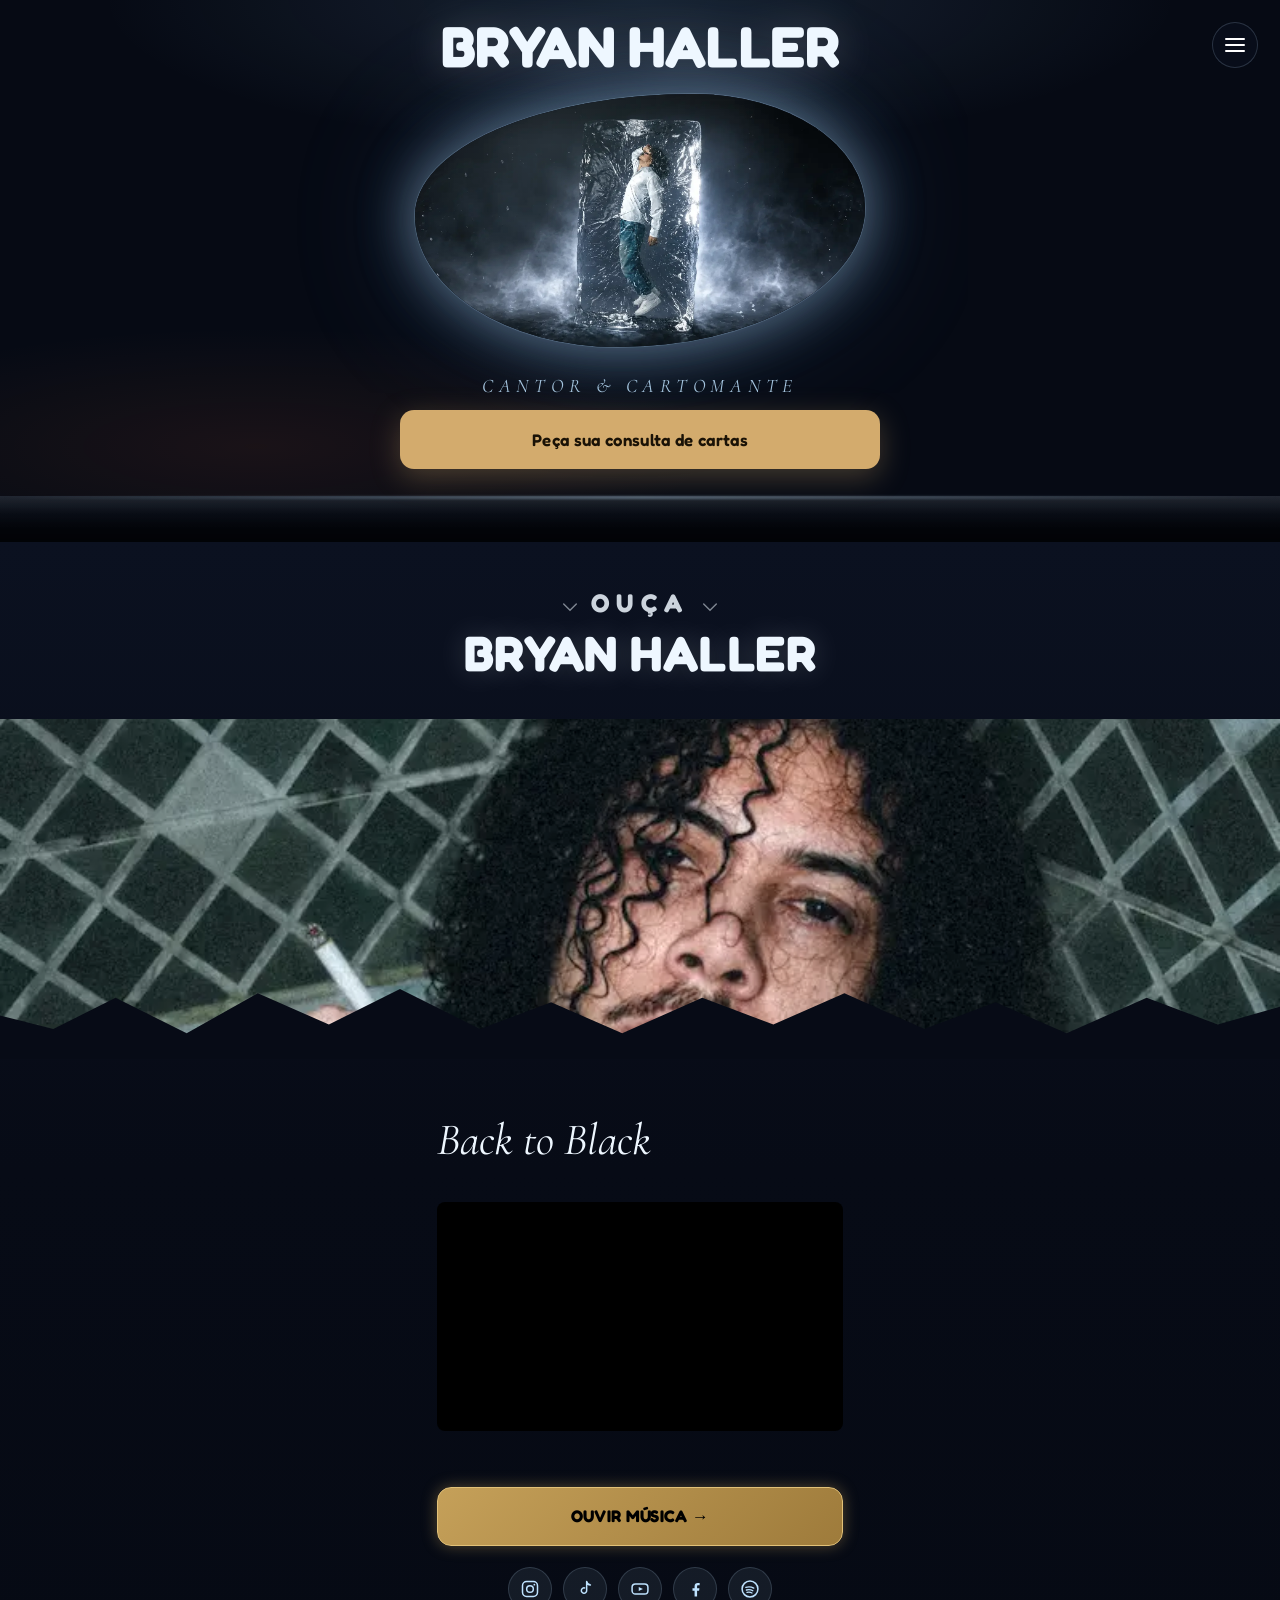
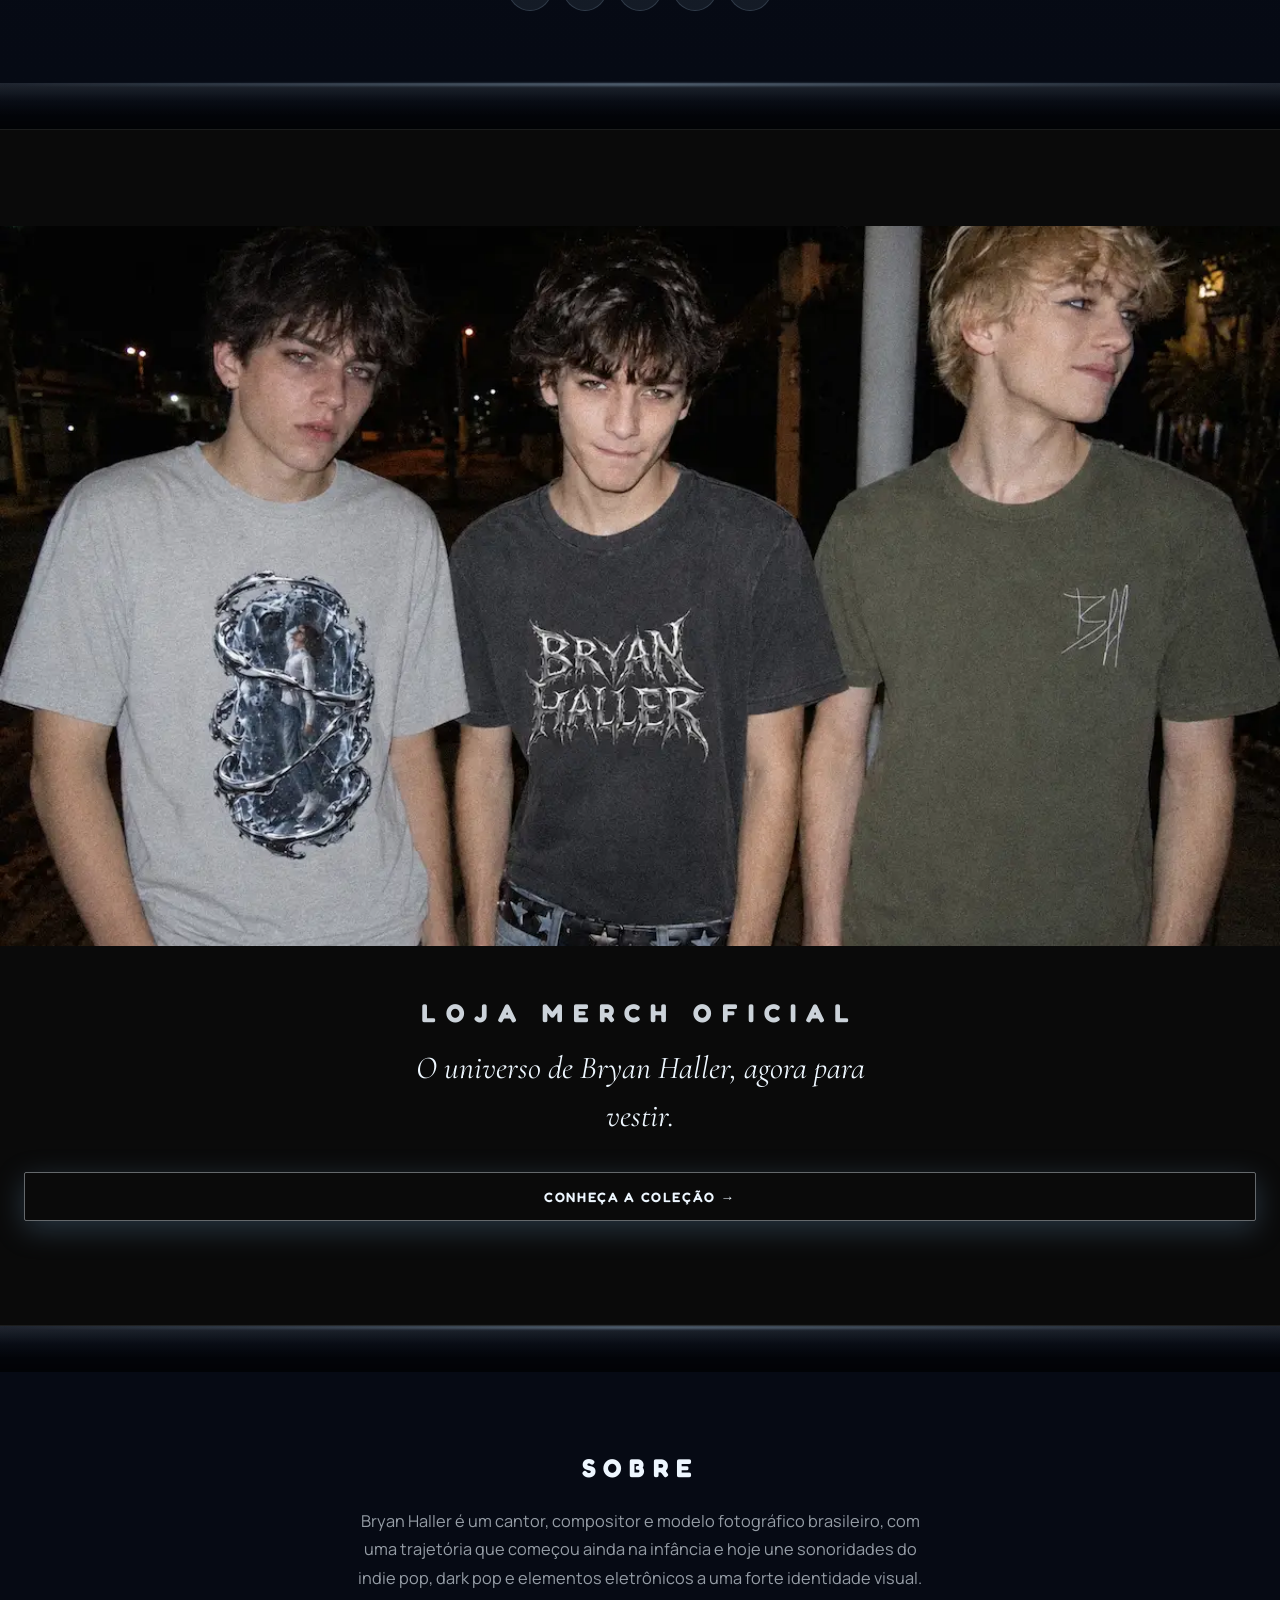
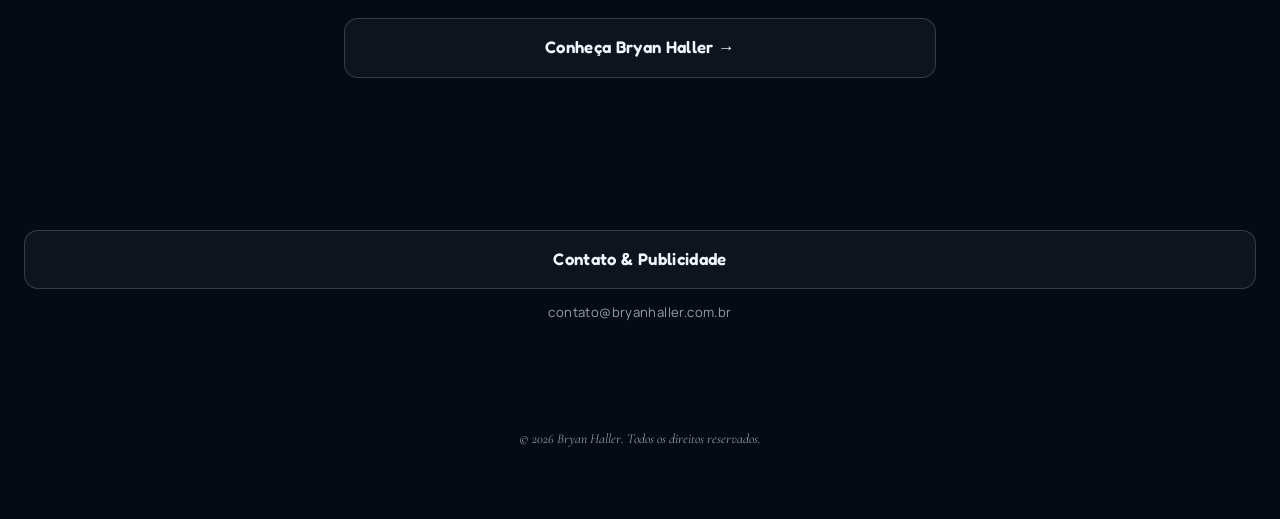
<file: index.html>
<!DOCTYPE html>
<html lang="pt-BR">
<head>
<meta charset="UTF-8">
<meta name="viewport" content="width=device-width, initial-scale=1.0">
<link rel="icon" type="image/png" sizes="96x96" href="https://bryanhaller.com.br/images/favicon-bryan-haller.png?v=2"> <!-- ícone da aba do navegador -->
<title>Bryan Haller | Site Oficial</title> <!-- título que aparece na aba e no Google -->
<meta name="description" content="Conheça o universo musical de Bryan Haller, explore sua discografia, assista aos clipes oficiais no YouTube e agende sua consulta de cartas."> <!-- resumo que aparece embaixo do título no Google -->

<!-- Foto de compartilhamento (aparece grande no WhatsApp, Facebook, etc) -->
<meta property="og:type" content="website">
<meta property="og:title" content="Bryan Haller | Site Oficial">
<meta property="og:description" content="Conheça o universo musical de Bryan Haller, explore sua discografia, assista aos clipes oficiais no YouTube e agende sua consulta de cartas.">
<meta property="og:image" content="https://bryanhaller.com.br/images/bryan-haller-dentro-bloco-gelo.webp">
<meta property="og:image:width" content="1915">
<meta property="og:image:height" content="821">

<meta name="twitter:card" content="summary_large_image">
<meta name="twitter:title" content="Bryan Haller | Site Oficial">
<meta name="twitter:description" content="Conheça o universo musical de Bryan Haller, explore sua discografia, assista aos clipes oficiais no YouTube e agende sua consulta de cartas.">
<meta name="twitter:image" content="https://bryanhaller.com.br/images/bryan-haller-dentro-bloco-gelo.webp">

<!-- Dados estruturados: reforça pro Google qual é a imagem oficial da página -->
<script type="application/ld+json">
{
  "@context": "https://schema.org",
  "@type": "WebSite",
  "name": "Bryan Haller | Site Oficial",
  "url": "https://bryanhaller.com.br",
  "description": "Conheça o universo musical de Bryan Haller, explore sua discografia, assista aos clipes oficiais no YouTube e agende sua consulta de cartas.",
  "image": "https://bryanhaller.com.br/images/bryan-haller-dentro-bloco-gelo.webp",
  "primaryImageOfPage": "https://bryanhaller.com.br/images/bryan-haller-dentro-bloco-gelo.webp"
}
</script>

<link rel="preconnect" href="https://fonts.googleapis.com">
<link rel="preconnect" href="https://fonts.gstatic.com" crossorigin>
<link href="https://fonts.googleapis.com/css2?family=Fredoka:wght@500;600;700&family=Cormorant+Garamond:ital,wght@0,400;0,500;1,400&family=Manrope:wght@400;500;600&family=Space+Grotesk:wght@700&display=swap" rel="stylesheet">

<!-- CSS compartilhado com a página sobre.html -->
<link rel="stylesheet" href="/css/style.css">

<style>
/* Ajuste para centralizar perfeitamente no player ao clicar no título OUÇA BRYAN HALLER */
#player-single {
  scroll-margin-top: 12vh;
}

/* Estilo customizado para o botão em Dourado Velho com Pulsar e Brilho Natural */
.btn-gold-pulse {
  background: linear-gradient(135deg, #c5a059 0%, #9e7b3b 100%) !important;
  color: #000000 !important;
  font-weight: 700 !important;
  border: 1px solid #e2c178 !important;
  box-shadow: 0 0 15px rgba(197, 160, 89, 0.4);
  animation: pulseGold 2.5s infinite ease-in-out;
  transition: all 0.3s ease;
}

.btn-gold-pulse:hover {
  background: linear-gradient(135deg, #d4af37 0%, #b38f40 100%) !important;
  box-shadow: 0 0 25px rgba(212, 175, 55, 0.7) !important;
  transform: translateY(-2px);
}

@keyframes pulseGold {
  0% {
    transform: scale(1);
    box-shadow: 0 0 12px rgba(197, 160, 89, 0.4);
  }
  50% {
    transform: scale(1.03);
    box-shadow: 0 0 22px rgba(212, 175, 55, 0.7);
  }
  100% {
    transform: scale(1);
    box-shadow: 0 0 12px rgba(197, 160, 89, 0.4);
  }
}

/* Altura da área do topo (hero).
   Antes era 75% da tela (ficava um vão vazio depois que tirei a foto das cartas).
   "auto" = a área termina logo abaixo do botão.
   Se quiser um respiro maior entre o botão e a seção de baixo, aumente o padding-bottom (ex: 5vh). */
.hero {
  min-height: auto;
  padding-bottom: 3vh;
}

/* =====================================================
   MODO LIVE — botão de consulta vira vermelho com REC
   (ativado pelo script do Firebase lá embaixo)
   ===================================================== */
#consulta-btn.btn-live-rec {
  display: flex;
  align-items: center;
  justify-content: center;
  gap: 10px;
  background: linear-gradient(135deg, #e11d2e 0%, #a30d1a 100%);
  color: #ffffff;
  border: 1px solid #ff5a67;
  box-shadow: 0 0 18px rgba(225, 29, 46, 0.55);
  animation: pulseLive 1.6s infinite ease-in-out;
}

/* Desliga o brilho dourado que passava por cima do botão */
#consulta-btn.btn-live-rec::after {
  display: none;
}

#consulta-btn.btn-live-rec:hover {
  background: linear-gradient(135deg, #ff2d40 0%, #c4101f 100%);
  box-shadow: 0 0 30px rgba(255, 45, 64, 0.85);
}

.rec-dot {
  width: 11px;
  height: 11px;
  border-radius: 50%;
  background: #ffffff;
  box-shadow: 0 0 8px #ffffff;
  animation: recBlink 1s infinite ease-in-out;
  flex-shrink: 0;
}

@keyframes pulseLive {
  0%, 100% { transform: scale(1); }
  50%      { transform: scale(1.05); }
}

@keyframes recBlink {
  0%, 100% { opacity: 1; }
  50%      { opacity: 0.2; }
}
</style>

</head>
<body>

<canvas id="fx-canvas"></canvas>

<!-- Menu hambúrguer — presente em todas as páginas -->
<button id="menu-btn" class="menu-btn" aria-label="Abrir menu"><span></span></button>
<nav id="site-menu" class="site-menu"></nav>

<div class="wrap">

  <section class="hero">
    <div class="title-flame-wrap">
      <h1 class="name">BRYAN HALLER</h1>
    </div>

    <div class="portrait-stage" id="portraitStage">
      <div class="blob-mask">
        <img src="/images/bryan-haller-dentro-bloco-gelo.webp" alt="Bryan Haller, retrato congelado em bloco de gelo" loading="eager">
      </div>
    </div>

    <p class="role-tag">Cantor &amp; Cartomante</p>

    <div class="cta-group">
      <a id="live-btn" href="https://livepix.gg/bryanhaller" target="_blank" rel="noopener">
        <span class="live-dot"></span> Faça sua pergunta na live
      </a>

      <a class="btn btn-primary reveal pop-in" id="consulta-btn" href="https://wa.me/5573991577188?text=Oi%2C%20tudo%20bem%3F%20Gostaria%20de%20uma%20pergunta" target="_blank" rel="noopener">Peça sua consulta de cartas</a>
    </div>
  </section>


  <div class="seam" aria-hidden="true"></div>

  <section class="disco-section" id="discografia">
    <h2 class="disco-title">
      <a href="#player-single" style="text-decoration: none; color: inherit; display: inline-block; cursor: pointer;">
        <span class="eyebrow-word ouca-line">
          <svg class="ouca-arrow" width="14" height="9" viewBox="0 0 20 12" fill="none"><path d="M1 1L10 10L19 1" stroke="currentColor" stroke-width="2" stroke-linecap="round"/></svg>
          OUÇA
          <svg class="ouca-arrow" width="14" height="9" viewBox="0 0 20 12" fill="none"><path d="M1 1L10 10L19 1" stroke="currentColor" stroke-width="2" stroke-linecap="round"/></svg>
        </span>
        <span class="main-words">BRYAN HALLER</span>
      </a>
    </h2>

    <div class="torn-photo reveal">
      <img src="/images/bryan-haller-back-to-black-capa-notext.webp" alt="Capa do single Back to Black, de Bryan Haller, sem texto">
      <svg class="tear" viewBox="0 0 1440 90" preserveAspectRatio="none">
        <path d="M0,40 L60,55 L130,20 L210,60 L290,15 L370,50 L450,10 L540,55 L620,25 L700,60 L790,20 L870,50 L950,15 L1040,55 L1120,25 L1200,60 L1290,20 L1370,50 L1440,30 L1440,90 L0,90 Z" fill="#070b16"/>
      </svg>
    </div>

    <div class="track-block" id="player-single">
      <p class="track-name reveal">Back to Black</p>

      <div class="video-container reveal" style="position: relative; padding-bottom: 56.25%; height: 0; overflow: hidden; max-width: 100%; background: #000; border-radius: 8px;">
        <iframe
          src="https://www.youtube-nocookie.com/embed/huOQK5Vkces"
          title="Back to Black - Bryan Haller"
          referrerpolicy="strict-origin-when-cross-origin"
          frameborder="0"
          allow="accelerometer; autoplay; clipboard-write; encrypted-media; gyroscope; picture-in-picture; web-share"
          allowfullscreen
          style="position: absolute; top: 0; left: 0; width: 100%; height: 100%;">
        </iframe>
      </div>

      <a class="btn btn-primary listen-btn btn-gold-pulse reveal" href="https://bryanhaller.com.br/backtoblack" target="_blank" rel="noopener">OUVIR MÚSICA →</a>

      <div class="social-row">
        <a class="social-icon" href="https://instagram.com/bryanhalleroficial" target="_blank" rel="noopener" aria-label="Instagram de Bryan Haller">
          <svg width="20" height="20" viewBox="0 0 24 24" fill="none"><rect x="3" y="3" width="18" height="18" rx="5" stroke="currentColor" stroke-width="1.8"/><circle cx="12" cy="12" r="4" stroke="currentColor" stroke-width="1.8"/><circle cx="17.2" cy="6.8" r="1.1" fill="currentColor"/></svg>
        </a>
        <a class="social-icon" href="https://www.tiktok.com/@bryanhalleroficial" target="_blank" rel="noopener" aria-label="TikTok de Bryan Haller">
          <svg width="20" height="20" viewBox="0 0 24 24" fill="none"><path d="M14 3v10.8a3.2 3.2 0 1 1-2.4-3.1M14 3c.4 2.3 2 4 4.5 4.2" stroke="currentColor" stroke-width="1.8" stroke-linecap="round" stroke-linejoin="round"/></svg>
        </a>
        <a class="social-icon" href="https://www.youtube.com/@bryanhalleroficial" target="_blank" rel="noopener" aria-label="YouTube de Bryan Haller">
          <svg width="20" height="20" viewBox="0 0 24 24" fill="none"><rect x="2.5" y="6" width="19" height="12" rx="4" stroke="currentColor" stroke-width="1.8"/><path d="M10.5 9.5l5 2.5-5 2.5v-5z" fill="currentColor"/></svg>
        </a>
        <a class="social-icon" href="https://www.facebook.com/bryanhalleroficial" target="_blank" rel="noopener" aria-label="Facebook de Bryan Haller">
          <svg width="20" height="20" viewBox="0 0 24 24" fill="none"><path d="M14.5 21v-7h2.4l.4-3H14.5v-1.9c0-.9.2-1.5 1.5-1.5h1.6V4.9c-.3 0-1.2-.1-2.3-.1-2.3 0-3.8 1.4-3.8 3.9V11H9v3h2.5v7h3z" fill="currentColor"/></svg>
        </a>
        <a class="social-icon" href="https://open.spotify.com/artist/43btmNTMhZg0gUSYKU0JCQ" target="_blank" rel="noopener" aria-label="Spotify de Bryan Haller">
          <svg width="20" height="20" viewBox="0 0 24 24" fill="none"><circle cx="12" cy="12" r="9.5" stroke="currentColor" stroke-width="1.8"/><path d="M7 10c3.2-.9 6.8-.6 9.5 1M7.7 13.2c2.6-.6 5.5-.4 7.7.9M8.4 16.1c2-.5 4.3-.3 6 .7" stroke="currentColor" stroke-width="1.6" stroke-linecap="round"/></svg>
        </a>
      </div>
    </div>
  </section>

  <div class="seam" aria-hidden="true"></div>

  <section class="loja-teaser">
    <a class="loja-photo-link" href="https://loja.bryanhaller.com.br" target="_blank" rel="noopener" aria-label="Ir para a Loja Merch Oficial de Bryan Haller">
      <img class="reveal" src="/images/modelos-home-roupas-bryan-haller.webp" alt="Modelos vestindo peças da coleção oficial de Bryan Haller">
    </a>
    <div class="loja-text reveal">
      <span class="eyebrow-word">LOJA MERCH OFICIAL</span>
      <p class="loja-tagline">O universo de Bryan Haller, agora para vestir.</p>
      <a class="btn btn-primary" href="https://loja.bryanhaller.com.br" target="_blank" rel="noopener">Conheça a Coleção →</a>
    </div>
  </section>

  <div class="seam" aria-hidden="true"></div>

  <section class="sobre-teaser">
    <span class="eyebrow-word reveal">SOBRE</span>
    <p class="reveal">Bryan Haller é um cantor, compositor e modelo fotográfico brasileiro, com uma trajetória que começou ainda na infância e hoje une sonoridades do indie pop, dark pop e elementos eletrônicos a uma forte identidade visual.</p>
    <a class="btn btn-ghost reveal" href="/sobre/">Conheça Bryan Haller →</a>
  </section>

  <section class="contato-final reveal">
    <a class="btn btn-ghost" href="mailto:contato@bryanhaller.com.br">Contato &amp; Publicidade</a>
    <p class="contact-caption">contato@bryanhaller.com.br</p>
  </section>

  <footer>© 2026 Bryan Haller. Todos os direitos reservados.</footer>

</div>

<!-- ===================================================== -->
<!-- EQUIPE: não precisa mais mexer aqui!                    -->
<!-- O modo live é ativado pelo painel modolive.html.        -->
<!-- ===================================================== -->
<script>
// =====================================================
//  MODO LIVE — lido automaticamente do Firebase.
//  Quem liga/desliga é o painel "modolive.html".
//  Quando a live está ativa, o botão dourado de consulta
//  vira vermelho (REC) com o texto de pergunta na live.
//  O link continua sendo o mesmo do WhatsApp.
//  OBS: não usamos mais body.is-live, pra o layout não descer.
// =====================================================
fetch('https://bryanhaller-site-default-rtdb.firebaseio.com/liveAtivo.json')
  .then(res => res.json())
  .then(liveAtivo => {
    if (liveAtivo === true) {
      const btn = document.getElementById('consulta-btn');
      btn.innerHTML = '<span class="rec-dot"></span><span>Clique e faça sua pergunta na live</span>';
      btn.classList.add('btn-live-rec');
    }
  })
  .catch(() => {
    // Se der algum erro de conexão, o site continua normal, sem travar.
  });
</script>

<!-- JS compartilhado com a página sobre.html: faíscas, animação de scroll e menu -->
<script src="/js/common.js"></script>

</body>
</html>
</file>
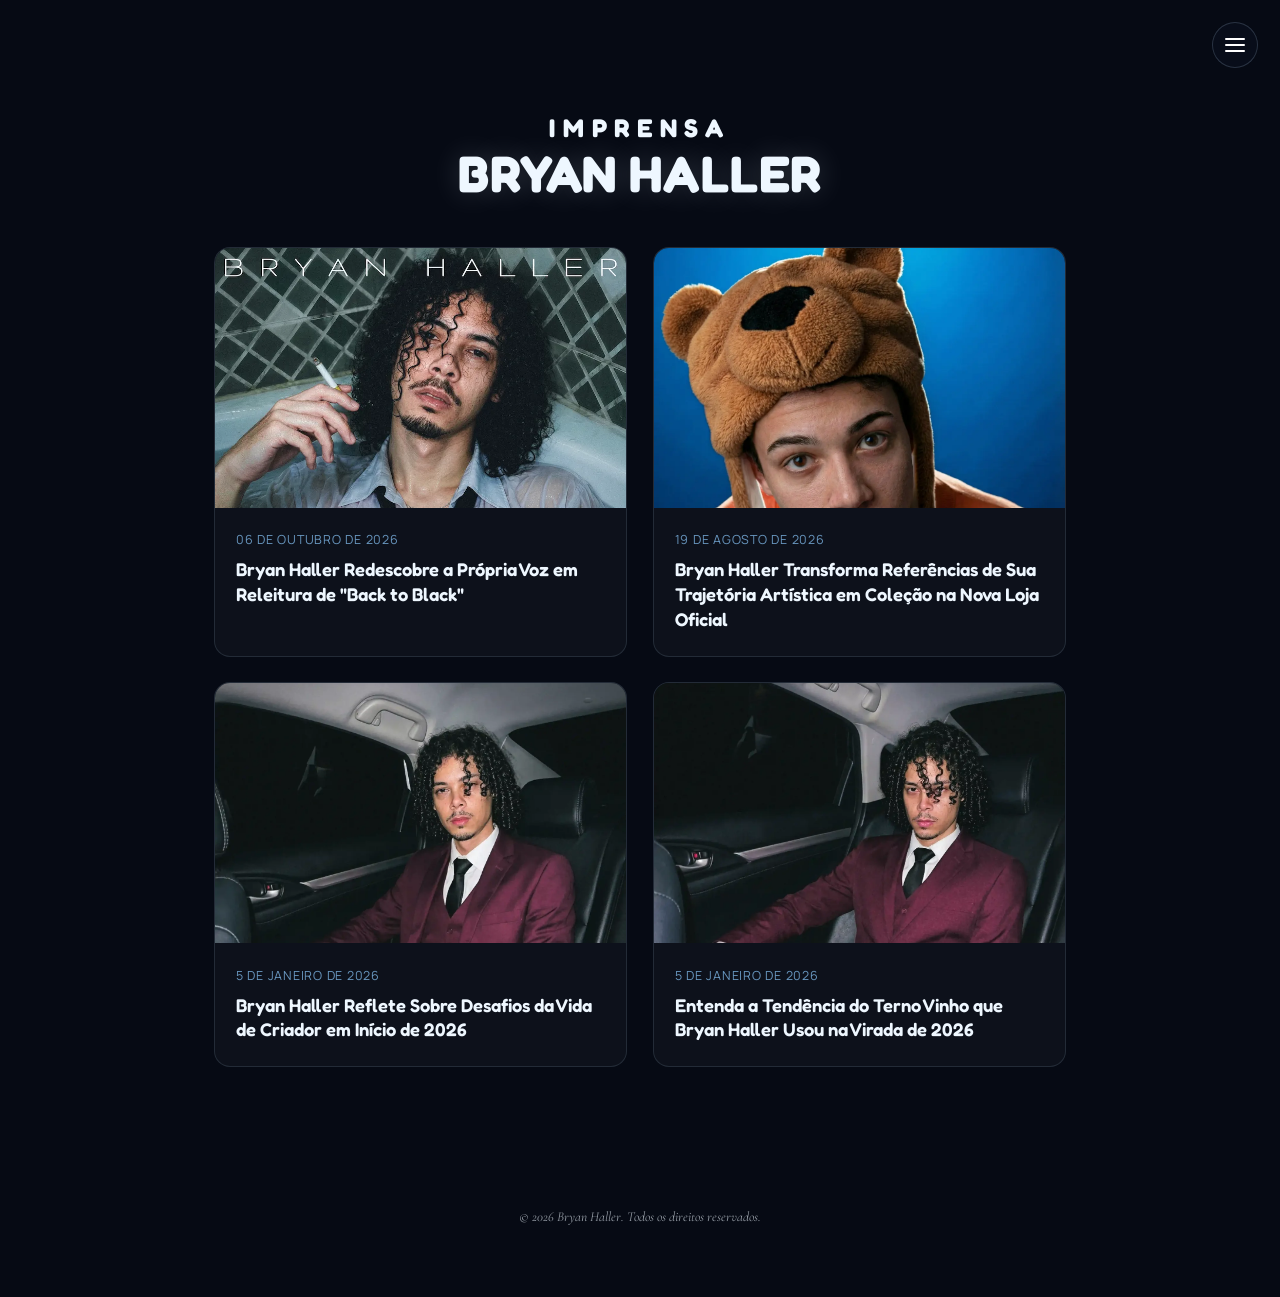
<file: imprensa/index.html>
<!DOCTYPE html>
<html lang="pt-BR">
<head>
<meta charset="UTF-8">
<meta name="viewport" content="width=device-width, initial-scale=1.0">
<link rel="icon" type="image/png" sizes="96x96" href="https://bryanhaller.com.br/images/favicon-bryan-haller.png?v=2">
<title>Imprensa | Bryan Haller</title>
<meta name="description" content="Matérias, aparições e cobertura de imprensa sobre o cantor e compositor Bryan Haller.">
<link rel="canonical" href="https://bryanhaller.com.br/imprensa/">

<meta property="og:type" content="website">
<meta property="og:title" content="Imprensa | Bryan Haller">
<meta property="og:description" content="Matérias, aparições e cobertura de imprensa sobre o cantor e compositor Bryan Haller.">
<meta property="og:image" content="https://bryanhaller.com.br/images/bryan-haller-terno-vinho-retrato-noturno.webp">
<meta property="og:url" content="https://bryanhaller.com.br/imprensa/">

<link rel="preconnect" href="https://fonts.googleapis.com">
<link rel="preconnect" href="https://fonts.gstatic.com" crossorigin>
<link href="https://fonts.googleapis.com/css2?family=Fredoka:wght@500;600;700&family=Cormorant+Garamond:ital,wght@0,500;1,400&family=Manrope:wght@400;500;600&family=Space+Grotesk:wght@700&display=swap" rel="stylesheet">
<link rel="stylesheet" href="/css/style.css">
</head>
<body class="materia-imprensa">

<!-- Sem <canvas id="fx-canvas"> aqui de propósito: nas páginas de leitura longa,
     as faíscas em movimento atrapalham. Fundo sólido, foco no texto. -->

<button id="menu-btn" class="menu-btn" aria-label="Abrir menu"><span></span></button>
<nav id="site-menu" class="site-menu"></nav>

<div class="wrap">

  <header class="imprensa-header">
    <span class="eyebrow-word reveal">IMPRENSA</span>
    <h1 class="main-words reveal" style="font-size:clamp(2rem,7vw,3.2rem); line-height:1;">BRYAN HALLER</h1>
  </header>

  <div class="imprensa-grid">

    <a class="imprensa-card reveal" href="/imprensa/back-to-black-nova-voz/">
      <img src="/images/bryan-haller-back-to-black-capa-oficial.webp" alt="Capa do single Back to Black de Bryan Haller" loading="lazy">
      <div class="imprensa-card-body">
        <time datetime="2026-10-06">06 de outubro de 2026</time>
        <h2>Bryan Haller Redescobre a Própria Voz em Releitura de "Back to Black"</h2>
      </div>
    </a>

    <a class="imprensa-card reveal" href="/imprensa/bryan-haller-loja-oficial/">
      <img src="/images/bryan-haller-ensaio-editorial.webp" alt="Bryan Haller em ensaio fotográfico editorial" loading="lazy">
      <div class="imprensa-card-body">
        <time datetime="2026-08-19">19 de agosto de 2026</time>
        <h2>Bryan Haller Transforma Referências de Sua Trajetória Artística em Coleção na Nova Loja Oficial</h2>
      </div>
    </a>

    <a class="imprensa-card reveal" href="/imprensa/bryan-haller-sobre-criacao-conteudo/">
      <img src="/images/bryan-haller-terno-vinho-retrato-noturno.webp" alt="Bryan Haller de terno vinho no banco traseiro de um carro, na virada de 2026" loading="lazy">
      <div class="imprensa-card-body">
        <time datetime="2026-01-05">5 de janeiro de 2026</time>
        <h2>Bryan Haller Reflete Sobre Desafios da Vida de Criador em Início de 2026</h2>
      </div>
    </a>

    <a class="imprensa-card reveal" href="/imprensa/bryan-haller-terno-vinho-2026/">
      <img src="/images/bryan-haller-terno-vinho-virada-2026.webp" alt="Bryan Haller vestindo terno vinho de três peças, close no rosto sério" loading="lazy">
      <div class="imprensa-card-body">
        <time datetime="2026-01-05">5 de janeiro de 2026</time>
        <h2>Entenda a Tendência do Terno Vinho que Bryan Haller Usou na Virada de 2026</h2>
      </div>
    </a>

  </div>

  <footer>© 2026 Bryan Haller. Todos os direitos reservados.</footer>

</div>

<script src="/js/common.js"></script>
</body>
</html>
</file>
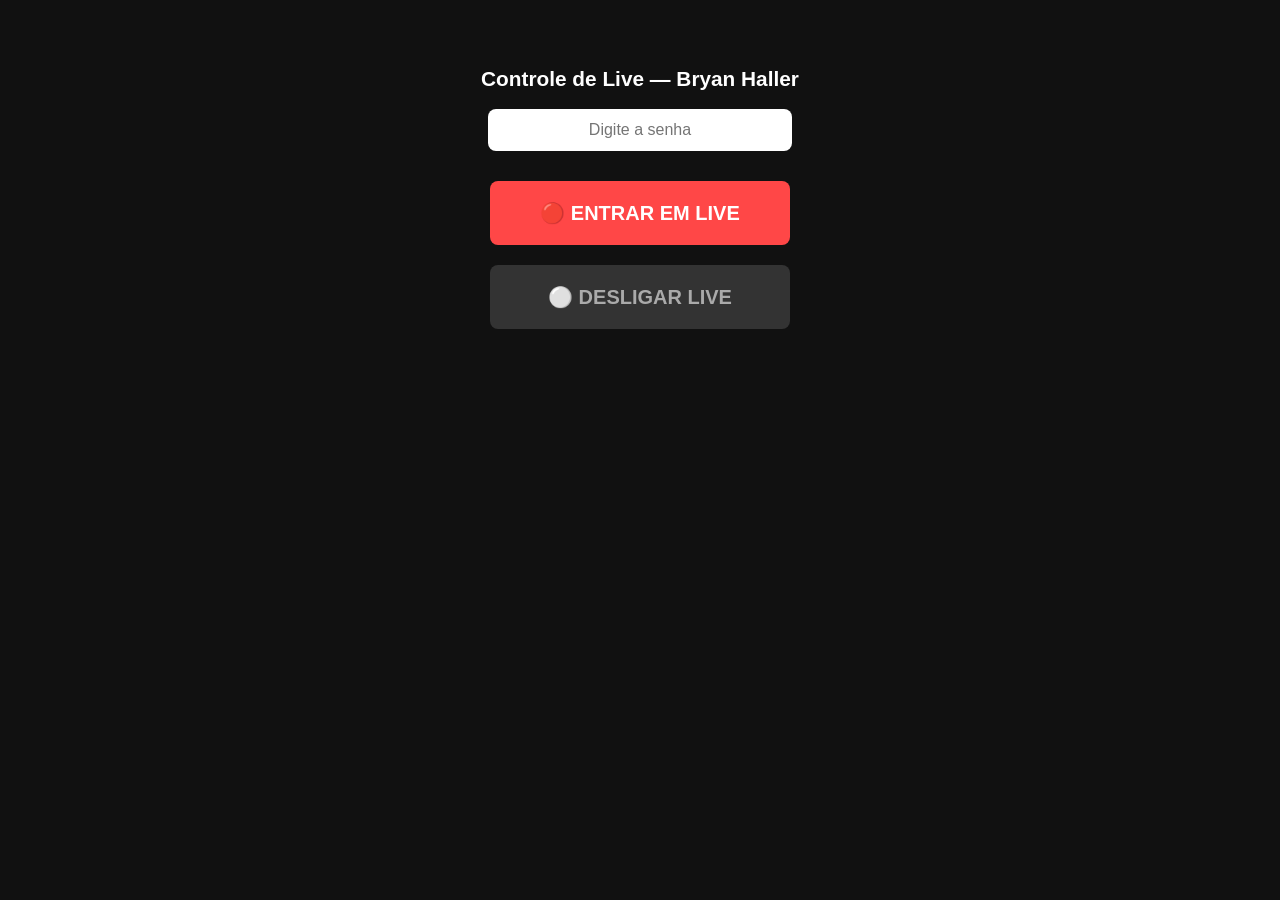
<file: modolive/index.html>
<!DOCTYPE html>
<html lang="pt-BR">
<head>
<meta charset="UTF-8">
<meta name="viewport" content="width=device-width, initial-scale=1.0">
<title>Painel do Bryan — Modo Live</title>
<style>
  body{
    background:#111; color:white; font-family:sans-serif;
    text-align:center; padding-top:50px; margin:0;
  }
  h2{ font-size:1.3rem; padding:0 1rem; }
  .btn{
    padding:20px 40px; font-size:20px; font-weight:bold;
    border:none; border-radius:8px; cursor:pointer;
    margin:10px; width:80%; max-width:300px;
  }
  .on{ background:#ff4747; color:white; }
  .off{ background:#333; color:#aaa; }
  input{
    padding:12px; font-size:16px; border-radius:8px; border:none;
    margin-bottom:20px; text-align:center; width:70%; max-width:280px;
  }
  #status-envio{ margin-top:20px; font-weight:bold; min-height:1.5em; }
</style>
</head>
<body>

  <h2>Controle de Live — Bryan Haller</h2>

  <input type="password" id="senha" placeholder="Digite a senha"><br>

  <button class="btn on" onclick="mudarStatusLive(true)">🔴 ENTRAR EM LIVE</button><br>
  <button class="btn off" onclick="mudarStatusLive(false)">⚪ DESLIGAR LIVE</button>

  <p id="status-envio"></p>

<script>
const SENHA_CORRETA = "050703";
const FIREBASE_URL = "https://bryanhaller-site-default-rtdb.firebaseio.com/liveAtivo.json";

function mudarStatusLive(status) {
  const senhaDigitada = document.getElementById('senha').value;
  const statusTexto = document.getElementById('status-envio');

  if (!senhaDigitada) {
    alert("Digite a senha primeiro!");
    return;
  }
  if (senhaDigitada !== SENHA_CORRETA) {
    statusTexto.innerText = "Senha incorreta! ❌";
    statusTexto.style.color = "#ff4747";
    return;
  }

  statusTexto.innerText = "Enviando comando...";
  statusTexto.style.color = "yellow";

  fetch(FIREBASE_URL, {
    method: "PUT",
    headers: { "Content-Type": "application/json" },
    body: JSON.stringify(status)
  })
    .then(res => {
      if (res.ok) {
        statusTexto.innerText = status
          ? "Modo Live ATIVADO com sucesso! 🚀"
          : "Modo Live DESATIVADO! 🔐";
        statusTexto.style.color = "#47ff47";
      } else {
        statusTexto.innerText = "Erro ao salvar. Tenta de novo! ❌";
        statusTexto.style.color = "#ff4747";
      }
    })
    .catch(() => {
      statusTexto.innerText = "Erro de conexão. Verifica a internet! ❌";
      statusTexto.style.color = "#ff4747";
    });
}
</script>
</body>
</html>
</file>
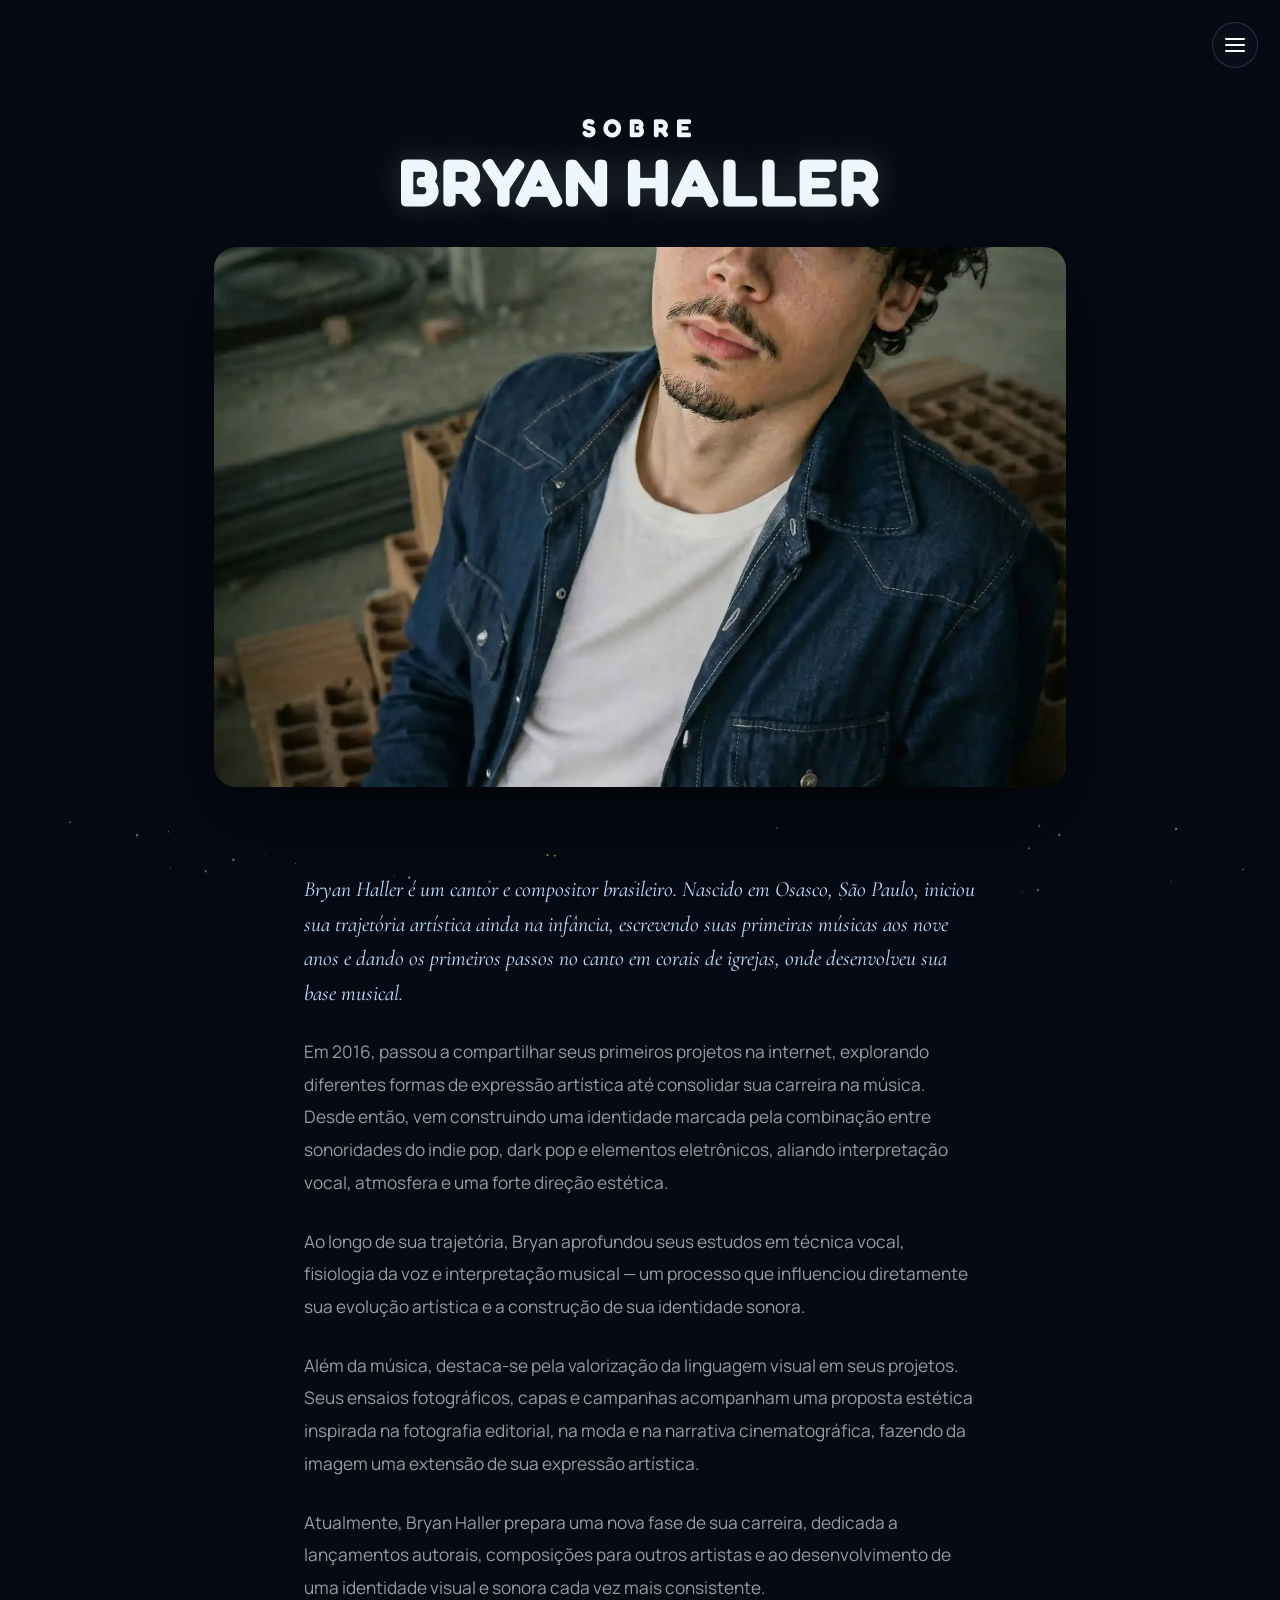
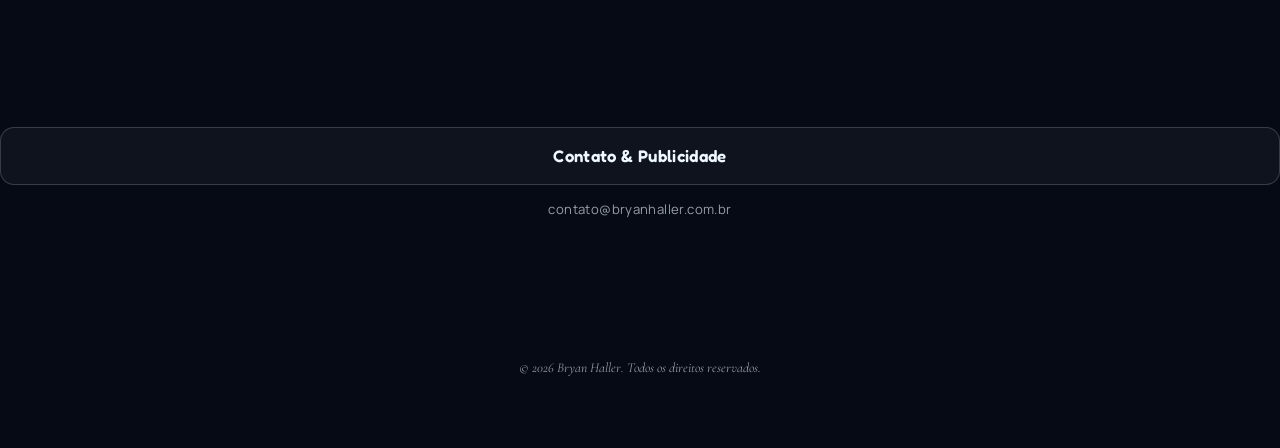
<file: sobre/index.html>
<!DOCTYPE html>
<html lang="pt-BR">
<head>
<meta charset="UTF-8">
<meta name="viewport" content="width=device-width, initial-scale=1.0">
<link rel="icon" type="image/webp" href="/images/favicon-bryan-haller.webp">
<title>Sobre | Bryan Haller</title>
<meta name="description" content="Conheça a trajetória de Bryan Haller: cantor, compositor e modelo fotográfico brasileiro que une indie pop, dark pop e uma forte identidade visual.">
<link rel="canonical" href="https://bryanhaller.com.br/sobre/">

<!-- Foto de compartilhamento (aparece grande no WhatsApp, Facebook, etc) -->
<meta property="og:type" content="profile">
<meta property="og:title" content="Sobre | Bryan Haller">
<meta property="og:description" content="Conheça a trajetória de Bryan Haller: cantor, compositor e modelo fotográfico brasileiro que une indie pop, dark pop e uma forte identidade visual.">
<meta property="og:image" content="https://bryanhaller.com.br/images/bryan-haller-retrato-editorial-construcao.webp">
<meta property="og:url" content="https://bryanhaller.com.br/sobre/">

<meta name="twitter:card" content="summary_large_image">
<meta name="twitter:title" content="Sobre | Bryan Haller">
<meta name="twitter:description" content="Conheça a trajetória de Bryan Haller: cantor, compositor e modelo fotográfico brasileiro que une indie pop, dark pop e uma forte identidade visual.">
<meta name="twitter:image" content="https://bryanhaller.com.br/images/bryan-haller-retrato-editorial-construcao.webp">

<!-- Dados estruturados: ajuda o Google a entender que essa página é a biografia do artista -->
<script type="application/ld+json">
{
  "@context": "https://schema.org",
  "@graph": [
    {
      "@type": "Person",
      "@id": "https://bryanhaller.com.br/#person",
      "name": "Bryan Haller",
      "alternateName": "Marcos Vinícius Valverde Dias",
      "jobTitle": ["Cantor", "Compositor", "Modelo fotográfico"],
      "description": "Bryan Haller (nome civil Marcos Vinícius Valverde Dias) é um cantor e compositor brasileiro, natural de Osasco, São Paulo.",
      "nationality": "BR",
      "birthDate": "2005-07-05",
      "birthPlace": {
        "@type": "Place",
        "name": "Osasco, São Paulo, Brasil"
      },
      "url": "https://bryanhaller.com.br",
      "image": "https://bryanhaller.com.br/images/bryan-haller-dentro-bloco-gelo.webp",
      "sameAs": [
        "https://open.spotify.com/artist/43btmNTMhZg0gUSYKU0JCQ",
        "https://www.facebook.com/bryanhalleroficial",
        "https://www.instagram.com/bryanhalleroficial",
        "https://www.tiktok.com/@bryanhalleroficial",
        "https://www.youtube.com/@bryanhalleroficial",
        "https://music.youtube.com/channel/UCAmNOVXivS_wHHzQze7i1Aw",
        "https://www.deezer.com/artist/53462232",
        "https://music.amazon.com/artists/B07P9QYNR6",
        "https://music.apple.com/br/artist/1443051020",
        "https://tidal.com/artist/10539338",
        "https://musicbrainz.org/artist/f2abfd6c-fa79-455c-bfe3-0231db06fea9",
        "https://www.wikidata.org/wiki/Q141147862"
      ]
    },
    {
      "@type": "MusicGroup",
      "@id": "https://bryanhaller.com.br/#musicgroup",
      "name": "Bryan Haller",
      "genre": ["Dark Pop", "Indie Pop", "Eletrônica"],
      "url": "https://bryanhaller.com.br",
      "image": "https://bryanhaller.com.br/images/bryan-haller-dentro-bloco-gelo.webp",
      "member": { "@id": "https://bryanhaller.com.br/#person" },
      "sameAs": [
        "https://open.spotify.com/artist/43btmNTMhZg0gUSYKU0JCQ",
        "https://www.deezer.com/artist/53462232",
        "https://music.amazon.com/artists/B07P9QYNR6",
        "https://music.apple.com/br/artist/1443051020",
        "https://tidal.com/artist/10539338",
        "https://music.youtube.com/channel/UCAmNOVXivS_wHHzQze7i1Aw",
        "https://musicbrainz.org/artist/f2abfd6c-fa79-455c-bfe3-0231db06fea9"
      ]
    }
  ]
}
</script>

<link rel="preconnect" href="https://fonts.googleapis.com">
<link rel="preconnect" href="https://fonts.gstatic.com" crossorigin>
<link href="https://fonts.googleapis.com/css2?family=Fredoka:wght@500;600;700&family=Cormorant+Garamond:ital,wght@0,400;0,500;1,400&family=Manrope:wght@400;500;600&family=Space+Grotesk:wght@700&display=swap" rel="stylesheet">

<!-- CSS compartilhado com a página index.html -->
<link rel="stylesheet" href="/css/style.css">
</head>
<body>

<canvas id="fx-canvas"></canvas>

<!-- Menu hambúrguer — presente em todas as páginas -->
<button id="menu-btn" class="menu-btn" aria-label="Abrir menu"><span></span></button>
<nav id="site-menu" class="site-menu"></nav>

<div class="wrap">

  <section class="bio-hero">
    <span class="eyebrow-word reveal">SOBRE</span>
    <h1 class="main-words reveal" style="font-size:clamp(2.4rem,8vw,4.2rem); line-height:1; text-align:center;">BRYAN HALLER</h1>
    <img class="reveal" src="/images/bryan-haller-retrato-editorial-construcao.webp" alt="Bryan Haller em ensaio fotográfico editorial, sentado em uma construção">
  </section>

  <section class="bio-content">
    <p class="reveal">Bryan Haller é um cantor e compositor brasileiro. Nascido em Osasco, São Paulo, iniciou sua trajetória artística ainda na infância, escrevendo suas primeiras músicas aos nove anos e dando os primeiros passos no canto em corais de igrejas, onde desenvolveu sua base musical.</p>

    <p class="reveal">Em 2016, passou a compartilhar seus primeiros projetos na internet, explorando diferentes formas de expressão artística até consolidar sua carreira na música. Desde então, vem construindo uma identidade marcada pela combinação entre sonoridades do indie pop, dark pop e elementos eletrônicos, aliando interpretação vocal, atmosfera e uma forte direção estética.</p>

    <p class="reveal">Ao longo de sua trajetória, Bryan aprofundou seus estudos em técnica vocal, fisiologia da voz e interpretação musical — um processo que influenciou diretamente sua evolução artística e a construção de sua identidade sonora.</p>

    <p class="reveal">Além da música, destaca-se pela valorização da linguagem visual em seus projetos. Seus ensaios fotográficos, capas e campanhas acompanham uma proposta estética inspirada na fotografia editorial, na moda e na narrativa cinematográfica, fazendo da imagem uma extensão de sua expressão artística.</p>

    <p class="reveal">Atualmente, Bryan Haller prepara uma nova fase de sua carreira, dedicada a lançamentos autorais, composições para outros artistas e ao desenvolvimento de uma identidade visual e sonora cada vez mais consistente.</p>
  </section>

  <section class="bio-cta reveal">
    <a class="btn btn-ghost" href="mailto:contato@bryanhaller.com.br">Contato &amp; Publicidade</a>
    <p class="contact-caption">contato@bryanhaller.com.br</p>
  </section>

  <footer>© 2026 Bryan Haller. Todos os direitos reservados.</footer>

</div>

<!-- JS compartilhado com a página index.html: faíscas, animação de scroll e menu -->
<script src="/js/common.js"></script>

</body>
</html>
</file>
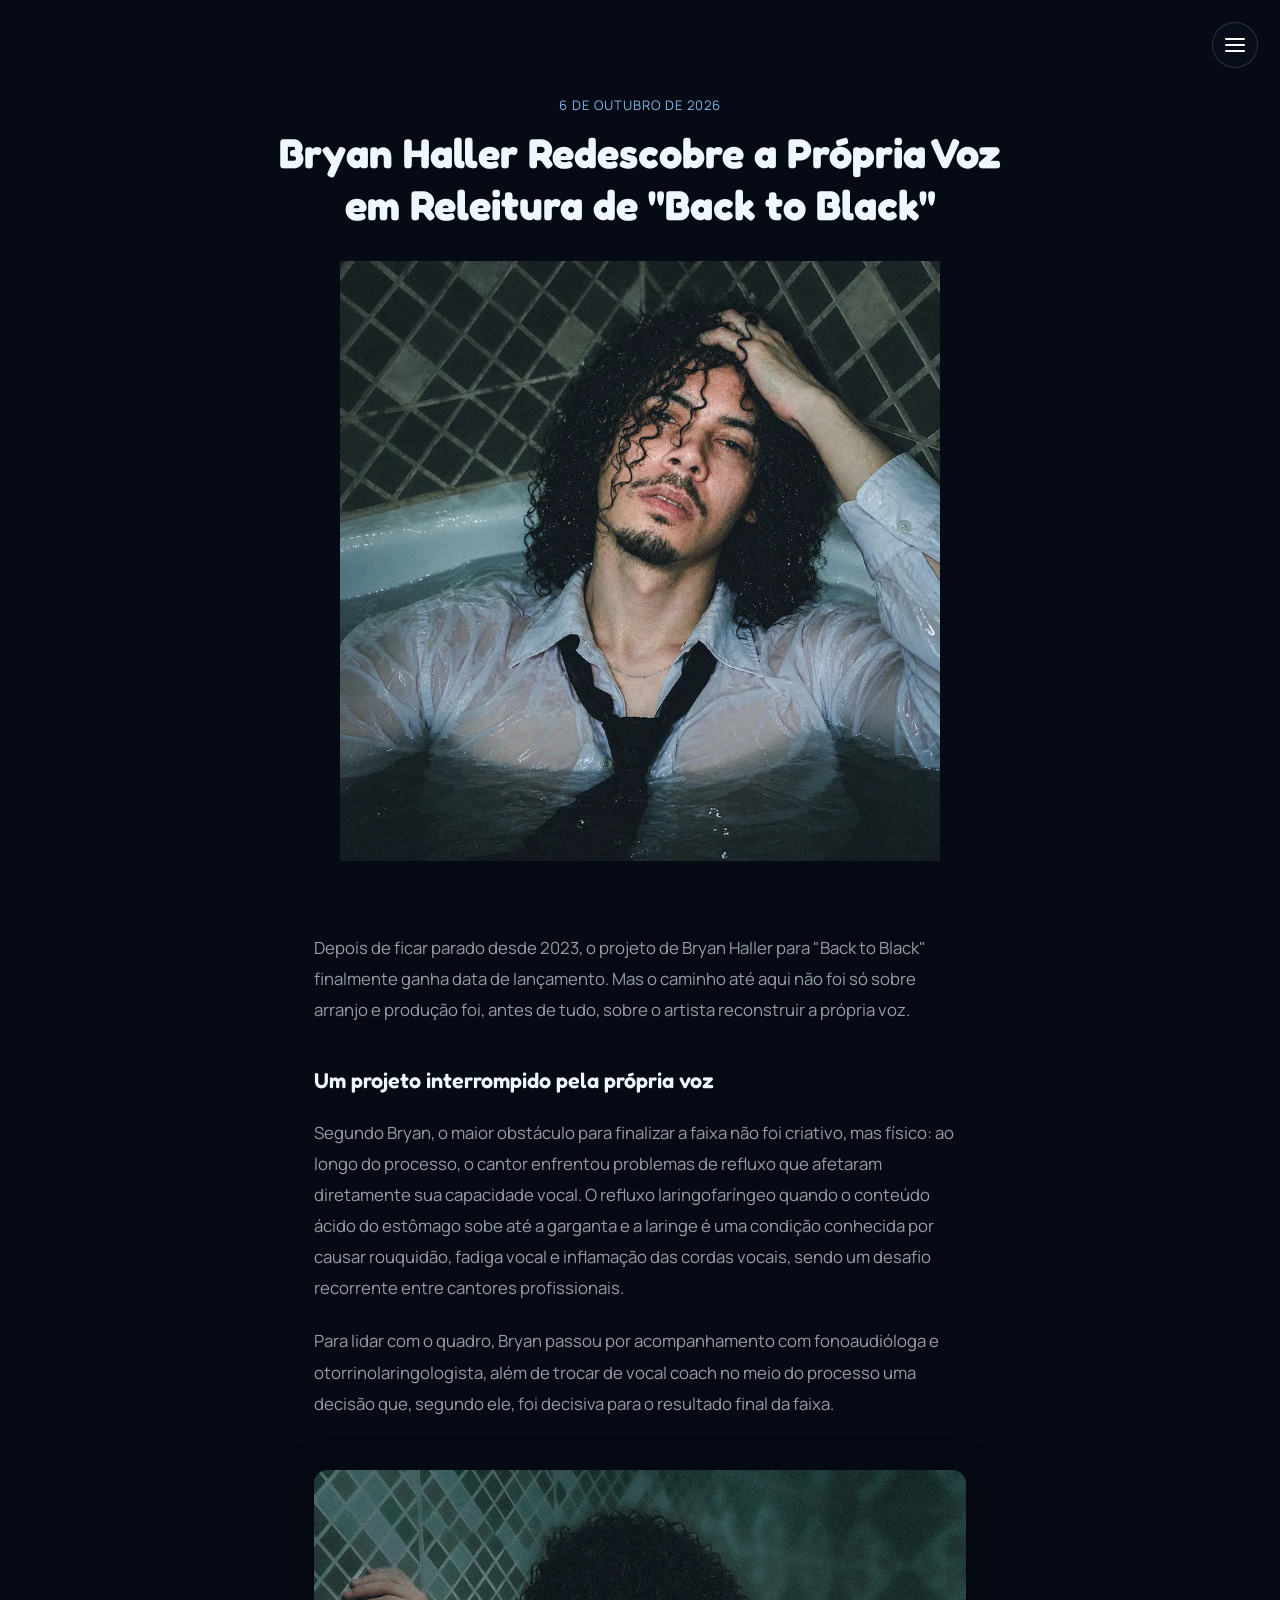
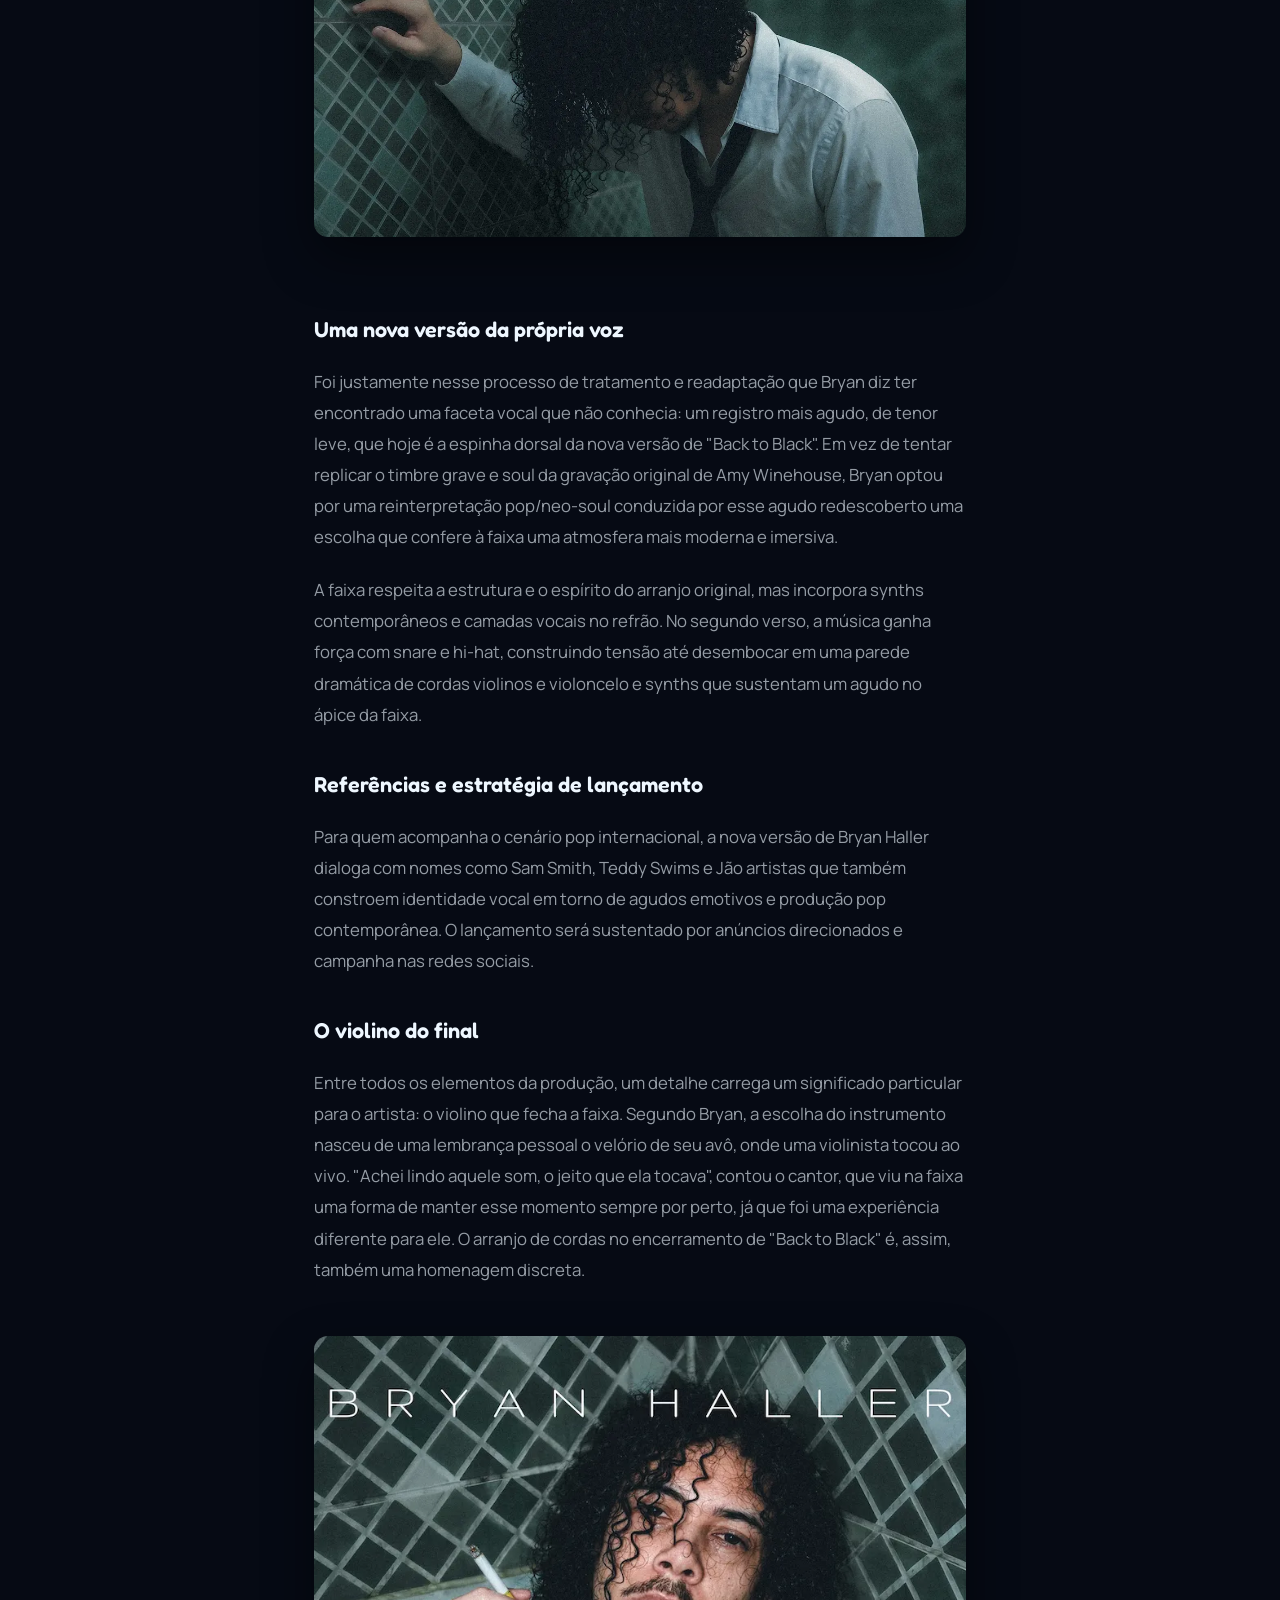
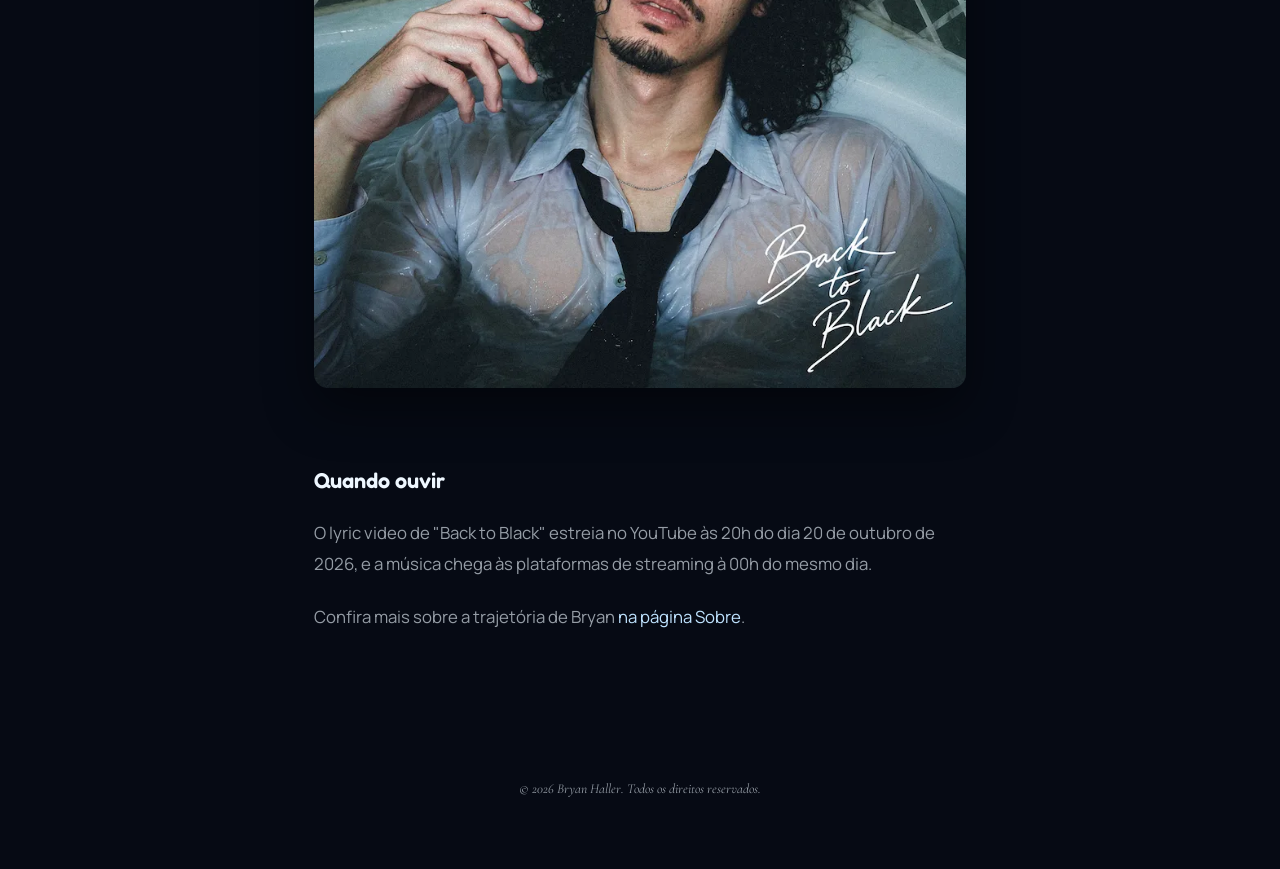
<file: imprensa/back-to-black-nova-voz/index.html>
<!DOCTYPE html>
<html lang="pt-BR">
<head>
<meta charset="UTF-8">
<meta name="viewport" content="width=device-width, initial-scale=1.0">
<link rel="icon" type="image/png" sizes="96x96" href="https://bryanhaller.com.br/images/favicon-bryan-haller.png?v=2">
<title>Bryan Haller Redescobre a Própria Voz em Releitura de "Back to Black" | Imprensa</title>
<meta name="description" content="Após o projeto ficar parado desde 2023, Bryan Haller enfrentou problemas de refluxo, trocou de vocal coach e passou por tratamento fonoaudiológico até encontrar uma nova versão, mais aguda, da própria voz.">
<link rel="canonical" href="https://bryanhaller.com.br/imprensa/back-to-black-nova-voz/">

<meta property="og:type" content="article">
<meta property="og:title" content="Bryan Haller Redescobre a Própria Voz em Releitura de &quot;Back to Black&quot;">
<meta property="og:description" content="Após o projeto ficar parado desde 2023, Bryan Haller enfrentou problemas de refluxo, trocou de vocal coach e passou por tratamento fonoaudiológico até encontrar uma nova versão, mais aguda, da própria voz.">
<meta property="og:image" content="https://bryanhaller.com.br/images/bryan-haller-back-to-black-capa.webp">
<meta property="og:url" content="https://bryanhaller.com.br/imprensa/back-to-black-nova-voz/">
<meta property="article:published_time" content="2026-10-06">

<script type="application/ld+json">
{
  "@context": "https://schema.org",
  "@type": "NewsArticle",
  "headline": "Bryan Haller Redescobre a Própria Voz em Releitura de \"Back to Black\"",
  "datePublished": "2026-10-06",
  "image": "https://bryanhaller.com.br/images/bryan-haller-back-to-black-capa.webp",
  "author": { "@type": "Person", "name": "Bryan Haller" },
  "mainEntityOfPage": "https://bryanhaller.com.br/imprensa/back-to-black-nova-voz/"
}
</script>

<link rel="preconnect" href="https://fonts.googleapis.com">
<link rel="preconnect" href="https://fonts.gstatic.com" crossorigin>
<link href="https://fonts.googleapis.com/css2?family=Fredoka:wght@500;600;700&family=Cormorant+Garamond:ital,wght@0,500;1,400&family=Manrope:wght@400;500;600&family=Space+Grotesk:wght@700&display=swap" rel="stylesheet">
<link rel="stylesheet" href="/css/style.css">
</head>
<body class="materia-imprensa">

<!-- Sem <canvas id="fx-canvas"> aqui de propósito texto longo pede fundo parado -->

<button id="menu-btn" class="menu-btn" aria-label="Abrir menu"><span></span></button>
<nav id="site-menu" class="site-menu"></nav>

<div class="wrap">

  <header class="materia-header">
    <time datetime="2026-10-06">6 de outubro de 2026</time>
    <h1 class="reveal">Bryan Haller Redescobre a Própria Voz em Releitura de "Back to Black"</h1>
    <!-- FOTO DE CAPA AQUI o usuário vai inserir e editar por conta própria -->
  </header>

  <div style="max-width: 600px; margin: 30px auto;">
  <img src="/images/bryan-haller-back-to-black-capa-clean.webp" alt="Bryan Haller na versão clean da capa de Back to Black" style="width: 100%; height: auto; display: block;">
</div>

  <article class="materia-content">
    <p class="reveal">Depois de ficar parado desde 2023, o projeto de Bryan Haller para "Back to Black" finalmente ganha data de lançamento. Mas o caminho até aqui não foi só sobre arranjo e produção foi, antes de tudo, sobre o artista reconstruir a própria voz.</p>

    <h2 class="reveal">Um projeto interrompido pela própria voz</h2>
    <p class="reveal">Segundo Bryan, o maior obstáculo para finalizar a faixa não foi criativo, mas físico: ao longo do processo, o cantor enfrentou problemas de refluxo que afetaram diretamente sua capacidade vocal. O refluxo laringofaríngeo quando o conteúdo ácido do estômago sobe até a garganta e a laringe é uma condição conhecida por causar rouquidão, fadiga vocal e inflamação das cordas vocais, sendo um desafio recorrente entre cantores profissionais.</p>

    <p class="reveal">Para lidar com o quadro, Bryan passou por acompanhamento com fonoaudióloga e otorrinolaringologista, além de trocar de vocal coach no meio do processo uma decisão que, segundo ele, foi decisiva para o resultado final da faixa.</p>

    <img src="/images/bryan-haller-back-to-black-foto-promocional-banheiro.webp" alt="Bryan Haller em foto promocional de Back to Black">

    <h2 class="reveal">Uma nova versão da própria voz</h2>
    <p class="reveal">Foi justamente nesse processo de tratamento e readaptação que Bryan diz ter encontrado uma faceta vocal que não conhecia: um registro mais agudo, de tenor leve, que hoje é a espinha dorsal da nova versão de "Back to Black". Em vez de tentar replicar o timbre grave e soul da gravação original de Amy Winehouse, Bryan optou por uma reinterpretação pop/neo-soul conduzida por esse agudo redescoberto uma escolha que confere à faixa uma atmosfera mais moderna e imersiva.</p>

    <p class="reveal">A faixa respeita a estrutura e o espírito do arranjo original, mas incorpora synths contemporâneos e camadas vocais no refrão. No segundo verso, a música ganha força com snare e hi-hat, construindo tensão até desembocar em uma parede dramática de cordas violinos e violoncelo e synths que sustentam um agudo no ápice da faixa.</p>

    <h2 class="reveal">Referências e estratégia de lançamento</h2>
    <p class="reveal">Para quem acompanha o cenário pop internacional, a nova versão de Bryan Haller dialoga com nomes como Sam Smith, Teddy Swims e Jão artistas que também constroem identidade vocal em torno de agudos emotivos e produção pop contemporânea. O lançamento será sustentado por anúncios direcionados e campanha nas redes sociais.</p>

    <h2 class="reveal">O violino do final</h2>
    <p class="reveal">Entre todos os elementos da produção, um detalhe carrega um significado particular para o artista: o violino que fecha a faixa. Segundo Bryan, a escolha do instrumento nasceu de uma lembrança pessoal o velório de seu avô, onde uma violinista tocou ao vivo. "Achei lindo aquele som, o jeito que ela tocava", contou o cantor, que viu na faixa uma forma de manter esse momento sempre por perto, já que foi uma experiência diferente para ele. O arranjo de cordas no encerramento de "Back to Black" é, assim, também uma homenagem discreta.</p>

    <img src="/images/bryan-haller-back-to-black-capa-oficial.webp" alt="Bryan Haller na capa oficial de Back to Black">

  <h2 class="reveal">Quando ouvir</h2>
    <p class="reveal">O lyric video de "Back to Black" estreia no YouTube às 20h do dia 20 de outubro de 2026, e a música chega às plataformas de streaming à 00h do mesmo dia.</p>

    <p class="reveal">Confira mais sobre a trajetória de Bryan <a href="/sobre/" style="color:var(--ice);">na página Sobre</a>.</p>
  </article>

  <footer>© 2026 Bryan Haller. Todos os direitos reservados.</footer>

</div>

<script src="/js/common.js"></script>
</body>
</html>
</file>
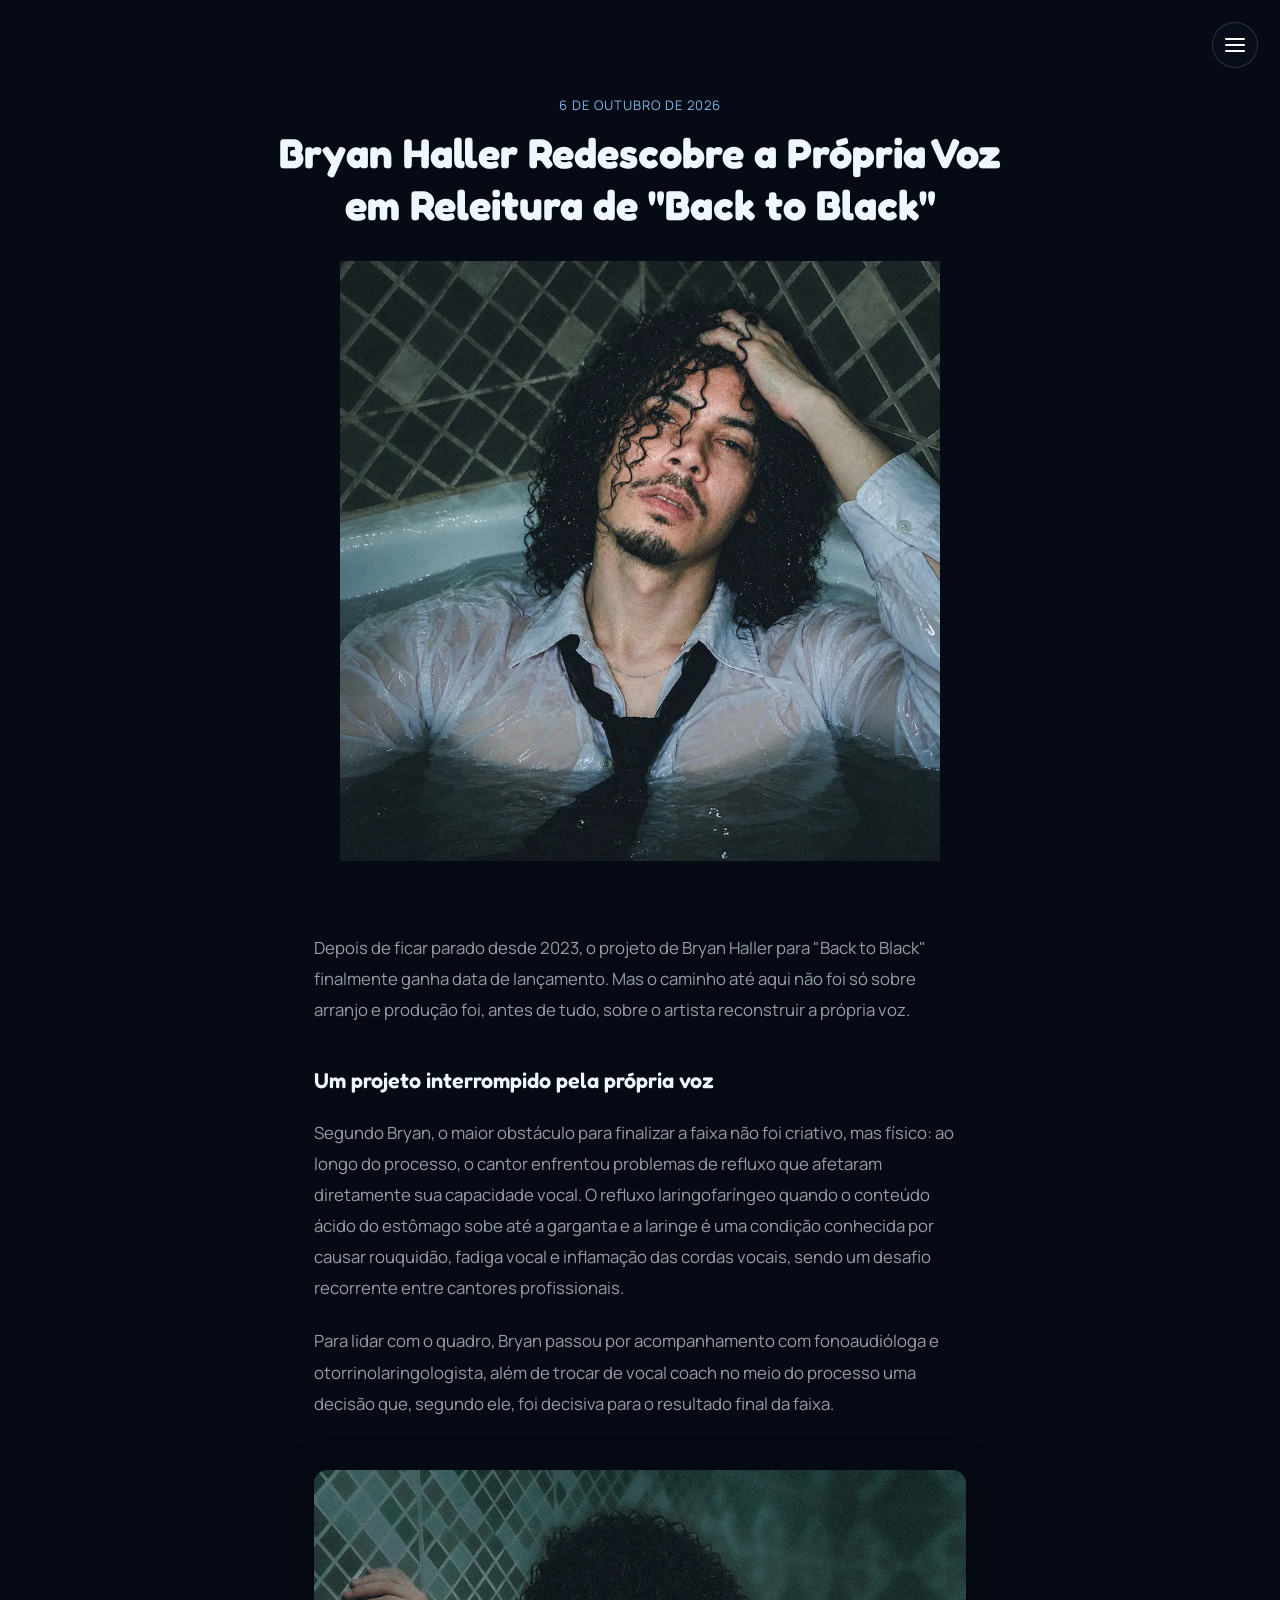
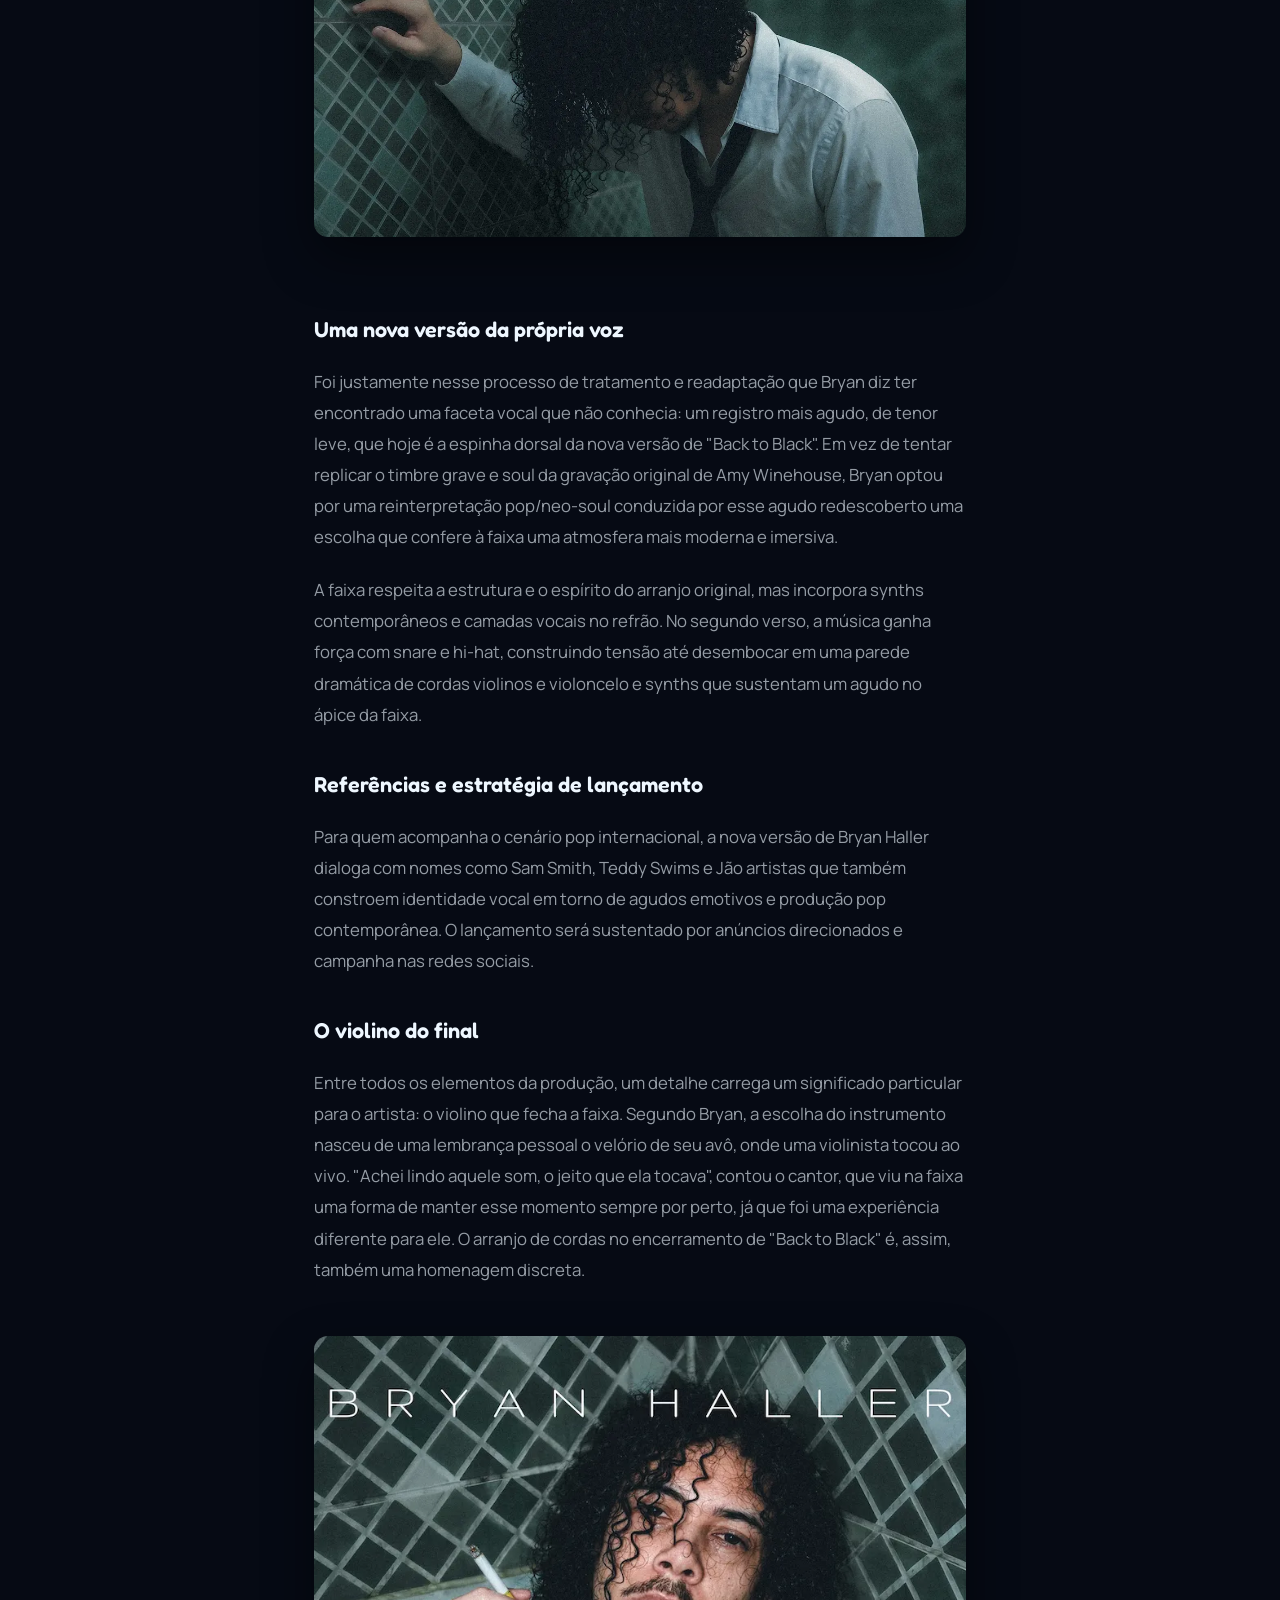
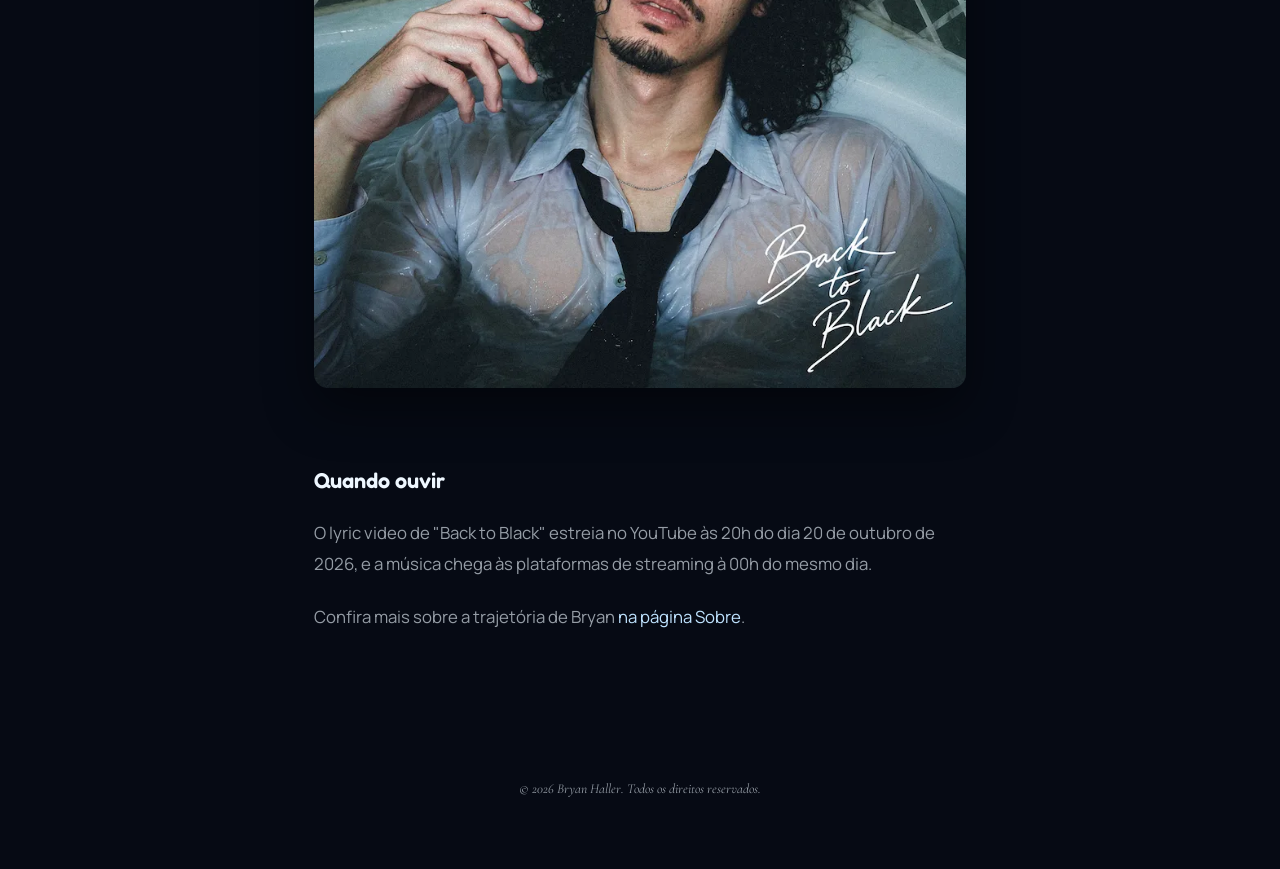
<file: imprensa/bryan-haller-back-to-black-bastidores/index.html>
<!DOCTYPE html>
<html lang="pt-BR">
<head>
<meta charset="UTF-8">
<meta name="viewport" content="width=device-width, initial-scale=1.0">
<link rel="icon" type="image/png" sizes="96x96" href="https://bryanhaller.com.br/images/favicon-bryan-haller.png?v=2">
<title>Bryan Haller Redescobre a Própria Voz em Releitura de "Back to Black" | Imprensa</title>
<meta name="description" content="Após o projeto ficar parado desde 2023, Bryan Haller enfrentou problemas de refluxo, trocou de vocal coach e passou por tratamento fonoaudiológico até encontrar uma nova versão, mais aguda, da própria voz.">
<link rel="canonical" href="https://bryanhaller.com.br/imprensa/bryan-haller-back-to-black-bastidores/">

<meta property="og:type" content="article">
<meta property="og:title" content="Bryan Haller Redescobre a Própria Voz em Releitura de &quot;Back to Black&quot;">
<meta property="og:description" content="Após o projeto ficar parado desde 2023, Bryan Haller enfrentou problemas de refluxo, trocou de vocal coach e passou por tratamento fonoaudiológico até encontrar uma nova versão, mais aguda, da própria voz.">
<meta property="og:image" content="https://bryanhaller.com.br/images/bryan-haller-back-to-black-capa.webp">
<meta property="og:url" content="https://bryanhaller.com.br/imprensa/bryan-haller-back-to-black-bastidores/">
<meta property="article:published_time" content="2026-10-06">

<script type="application/ld+json">
{
  "@context": "https://schema.org",
  "@type": "NewsArticle",
  "headline": "Bryan Haller Redescobre a Própria Voz em Releitura de \"Back to Black\"",
  "datePublished": "2026-10-06",
  "image": "https://bryanhaller.com.br/images/bryan-haller-back-to-black-capa.webp",
  "author": { "@type": "Person", "name": "Bryan Haller" },
  "mainEntityOfPage": "https://bryanhaller.com.br/imprensa/bryan-haller-back-to-black-bastidores/"
}
</script>

<link rel="preconnect" href="https://fonts.googleapis.com">
<link rel="preconnect" href="https://fonts.gstatic.com" crossorigin>
<link href="https://fonts.googleapis.com/css2?family=Fredoka:wght@500;600;700&family=Cormorant+Garamond:ital,wght@0,500;1,400&family=Manrope:wght@400;500;600&family=Space+Grotesk:wght@700&display=swap" rel="stylesheet">
<link rel="stylesheet" href="/css/style.css">
</head>
<body class="materia-imprensa">

<!-- Sem <canvas id="fx-canvas"> aqui de propósito texto longo pede fundo parado -->

<button id="menu-btn" class="menu-btn" aria-label="Abrir menu"><span></span></button>
<nav id="site-menu" class="site-menu"></nav>

<div class="wrap">

  <header class="materia-header">
    <time datetime="2026-10-06">6 de outubro de 2026</time>
    <h1 class="reveal">Bryan Haller Redescobre a Própria Voz em Releitura de "Back to Black"</h1>
    <!-- FOTO DE CAPA AQUI o usuário vai inserir e editar por conta própria -->
  </header>

  <div style="max-width: 600px; margin: 30px auto;">
  <img src="/images/bryan-haller-back-to-black-capa-clean.webp" alt="Bryan Haller na versão clean da capa de Back to Black" style="width: 100%; height: auto; display: block;">
</div>

  <article class="materia-content">
    <p class="reveal">Depois de ficar parado desde 2023, o projeto de Bryan Haller para "Back to Black" finalmente ganha data de lançamento. Mas o caminho até aqui não foi só sobre arranjo e produção foi, antes de tudo, sobre o artista reconstruir a própria voz.</p>

    <h2 class="reveal">Um projeto interrompido pela própria voz</h2>
    <p class="reveal">Segundo Bryan, o maior obstáculo para finalizar a faixa não foi criativo, mas físico: ao longo do processo, o cantor enfrentou problemas de refluxo que afetaram diretamente sua capacidade vocal. O refluxo laringofaríngeo quando o conteúdo ácido do estômago sobe até a garganta e a laringe é uma condição conhecida por causar rouquidão, fadiga vocal e inflamação das cordas vocais, sendo um desafio recorrente entre cantores profissionais.</p>

    <p class="reveal">Para lidar com o quadro, Bryan passou por acompanhamento com fonoaudióloga e otorrinolaringologista, além de trocar de vocal coach no meio do processo uma decisão que, segundo ele, foi decisiva para o resultado final da faixa.</p>

    <img src="/images/bryan-haller-back-to-black-foto-promocional-banheiro.webp" alt="Bryan Haller em foto promocional de Back to Black">

    <h2 class="reveal">Uma nova versão da própria voz</h2>
    <p class="reveal">Foi justamente nesse processo de tratamento e readaptação que Bryan diz ter encontrado uma faceta vocal que não conhecia: um registro mais agudo, de tenor leve, que hoje é a espinha dorsal da nova versão de "Back to Black". Em vez de tentar replicar o timbre grave e soul da gravação original de Amy Winehouse, Bryan optou por uma reinterpretação pop/neo-soul conduzida por esse agudo redescoberto uma escolha que confere à faixa uma atmosfera mais moderna e imersiva.</p>

    <p class="reveal">A faixa respeita a estrutura e o espírito do arranjo original, mas incorpora synths contemporâneos e camadas vocais no refrão. No segundo verso, a música ganha força com snare e hi-hat, construindo tensão até desembocar em uma parede dramática de cordas violinos e violoncelo e synths que sustentam um agudo no ápice da faixa.</p>

    <h2 class="reveal">Referências e estratégia de lançamento</h2>
    <p class="reveal">Para quem acompanha o cenário pop internacional, a nova versão de Bryan Haller dialoga com nomes como Sam Smith, Teddy Swims e Jão artistas que também constroem identidade vocal em torno de agudos emotivos e produção pop contemporânea. O lançamento será sustentado por anúncios direcionados e campanha nas redes sociais.</p>

    <h2 class="reveal">O violino do final</h2>
    <p class="reveal">Entre todos os elementos da produção, um detalhe carrega um significado particular para o artista: o violino que fecha a faixa. Segundo Bryan, a escolha do instrumento nasceu de uma lembrança pessoal o velório de seu avô, onde uma violinista tocou ao vivo. "Achei lindo aquele som, o jeito que ela tocava", contou o cantor, que viu na faixa uma forma de manter esse momento sempre por perto, já que foi uma experiência diferente para ele. O arranjo de cordas no encerramento de "Back to Black" é, assim, também uma homenagem discreta.</p>

    <img src="/images/bryan-haller-back-to-black-capa-oficial.webp" alt="Bryan Haller na capa oficial de Back to Black">

  <h2 class="reveal">Quando ouvir</h2>
    <p class="reveal">O lyric video de "Back to Black" estreia no YouTube às 20h do dia 20 de outubro de 2026, e a música chega às plataformas de streaming à 00h do mesmo dia.</p>

    <p class="reveal">Confira mais sobre a trajetória de Bryan <a href="/sobre/" style="color:var(--ice);">na página Sobre</a>.</p>
  </article>

  <footer>© 2026 Bryan Haller. Todos os direitos reservados.</footer>

</div>

<script src="/js/common.js"></script>
</body>
</html>
</file>
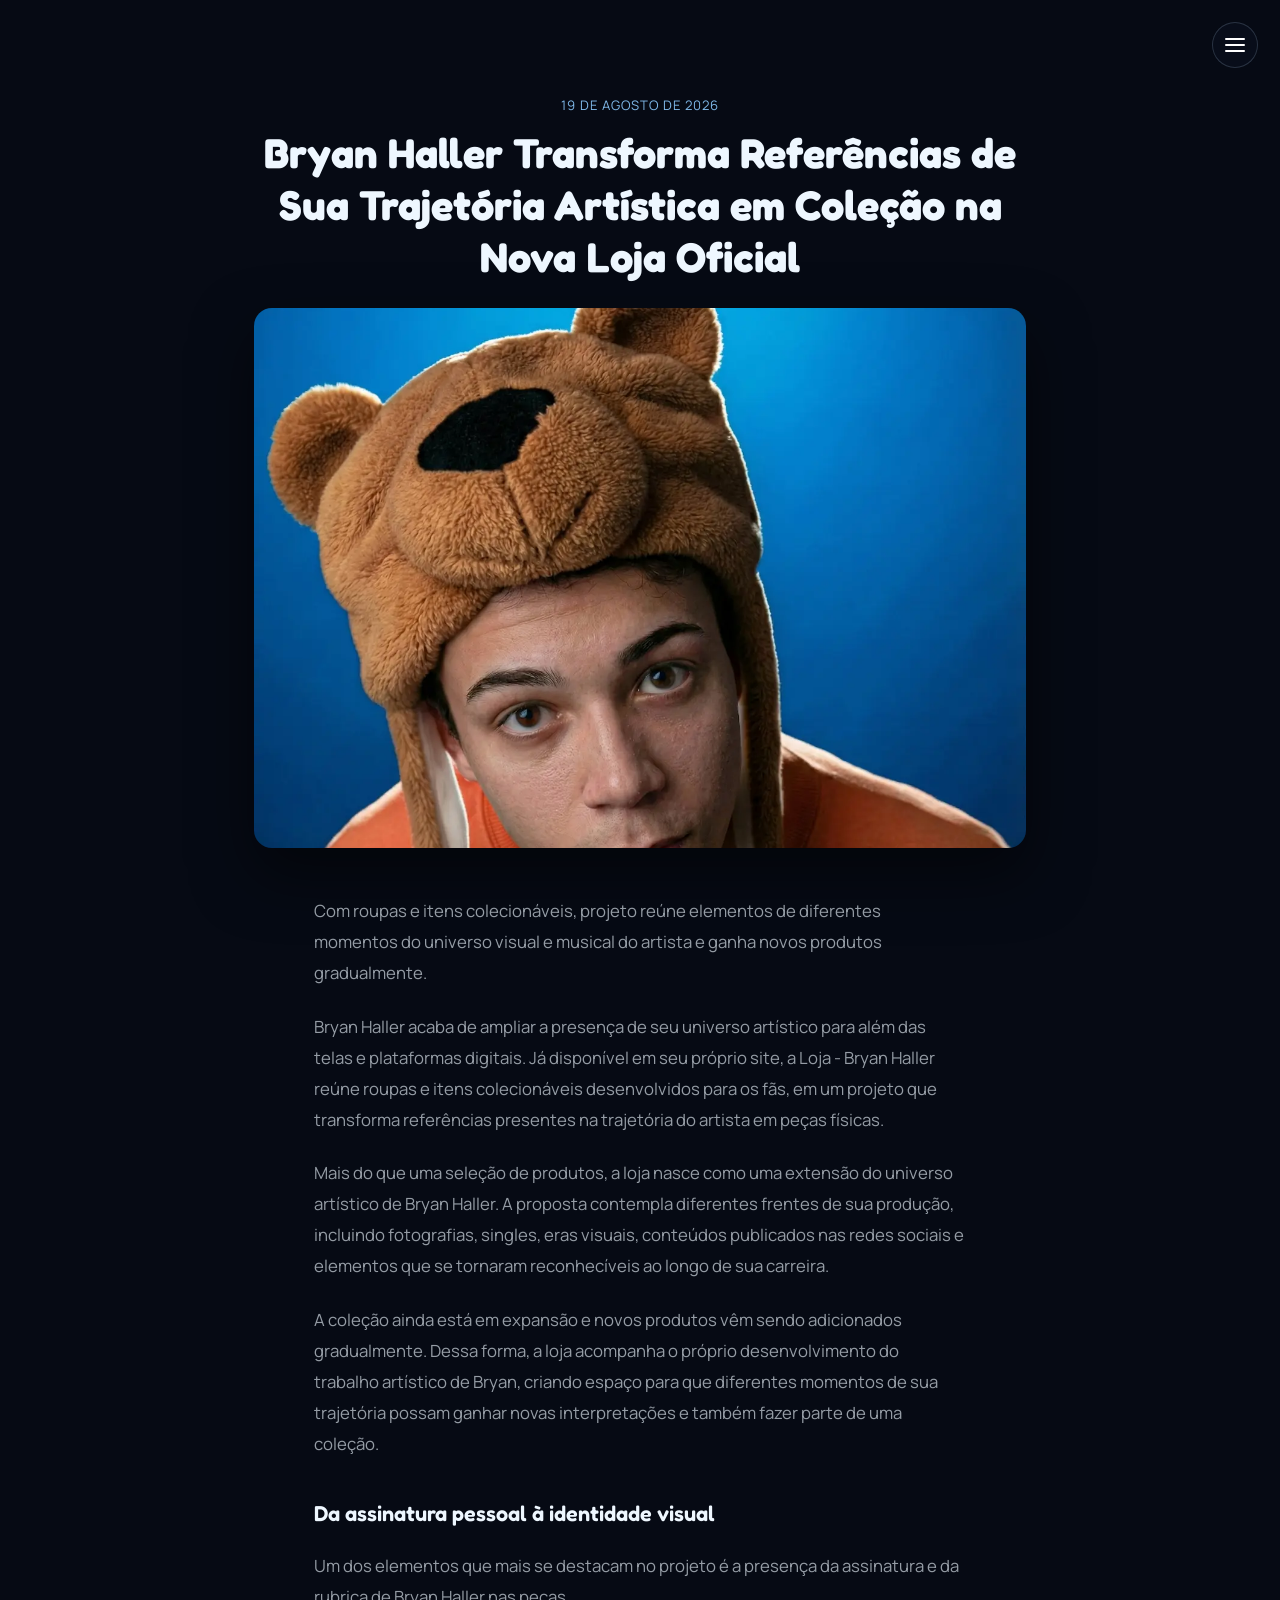
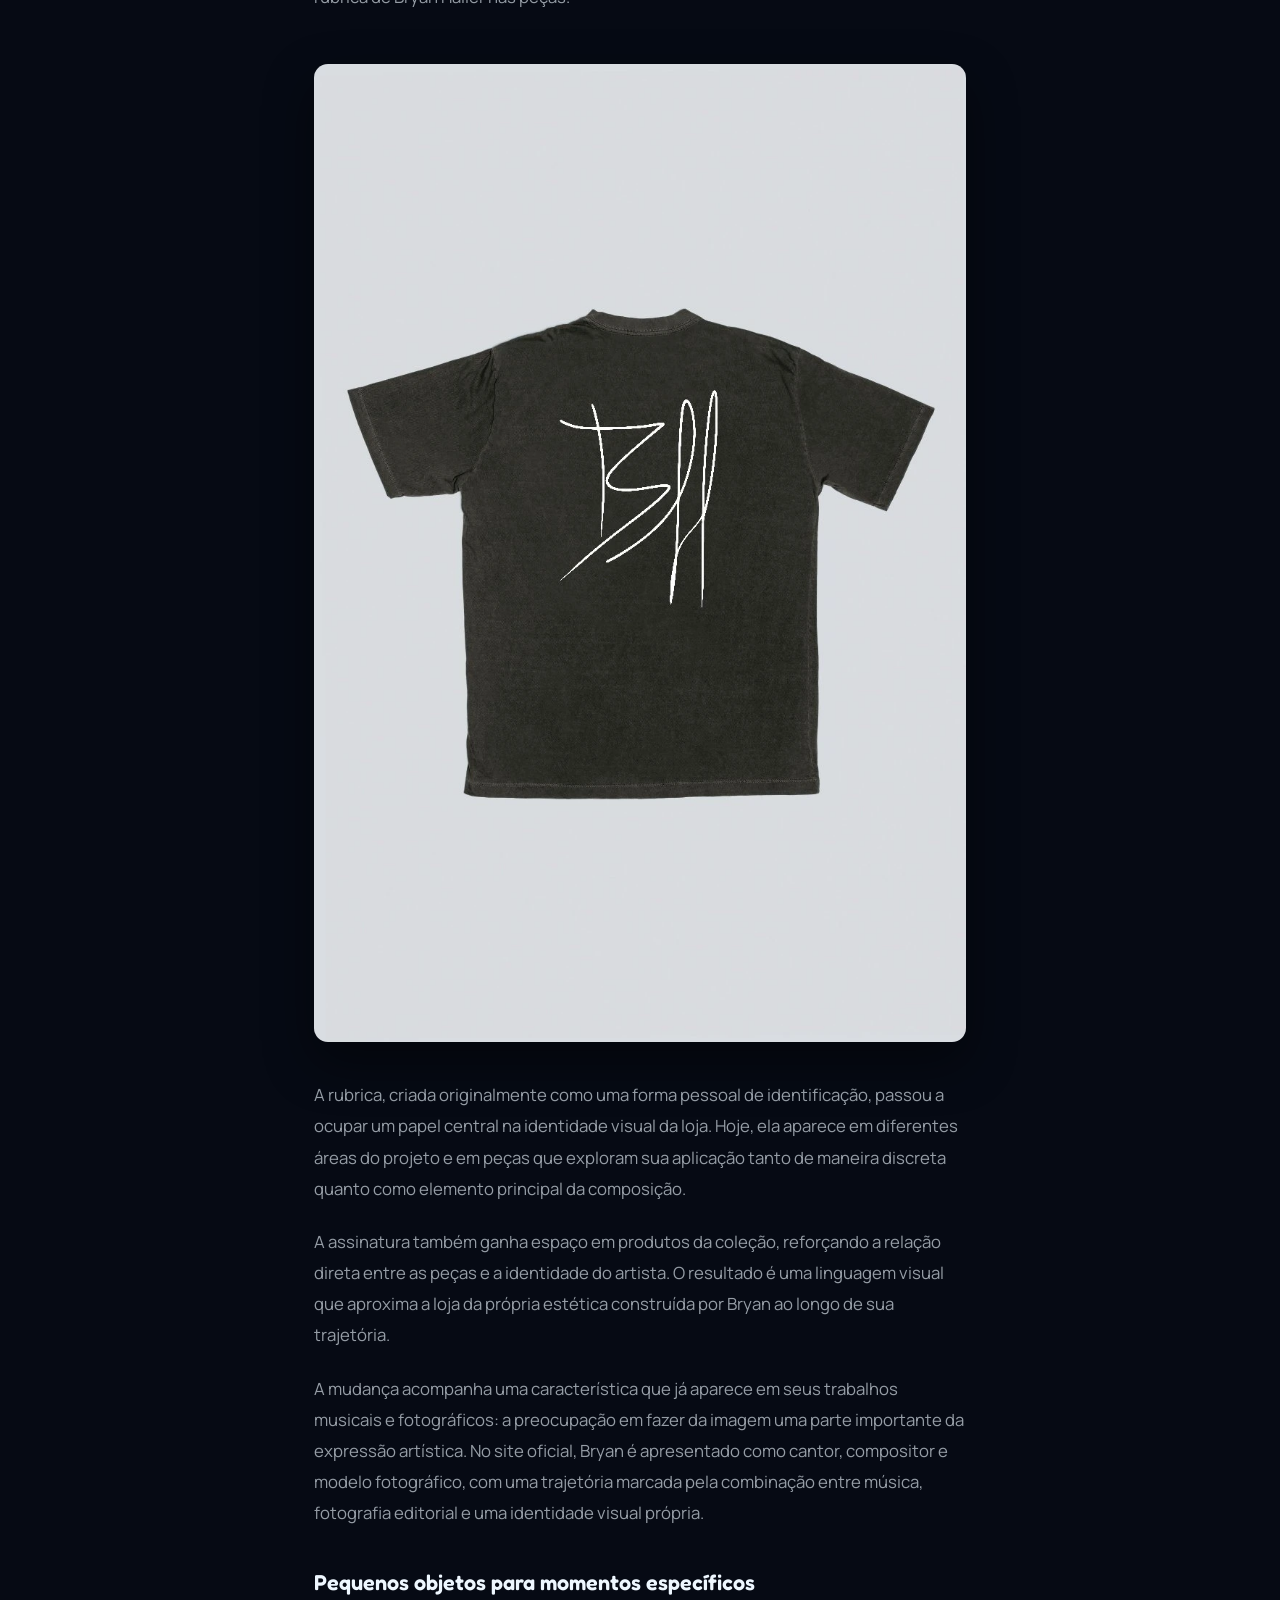
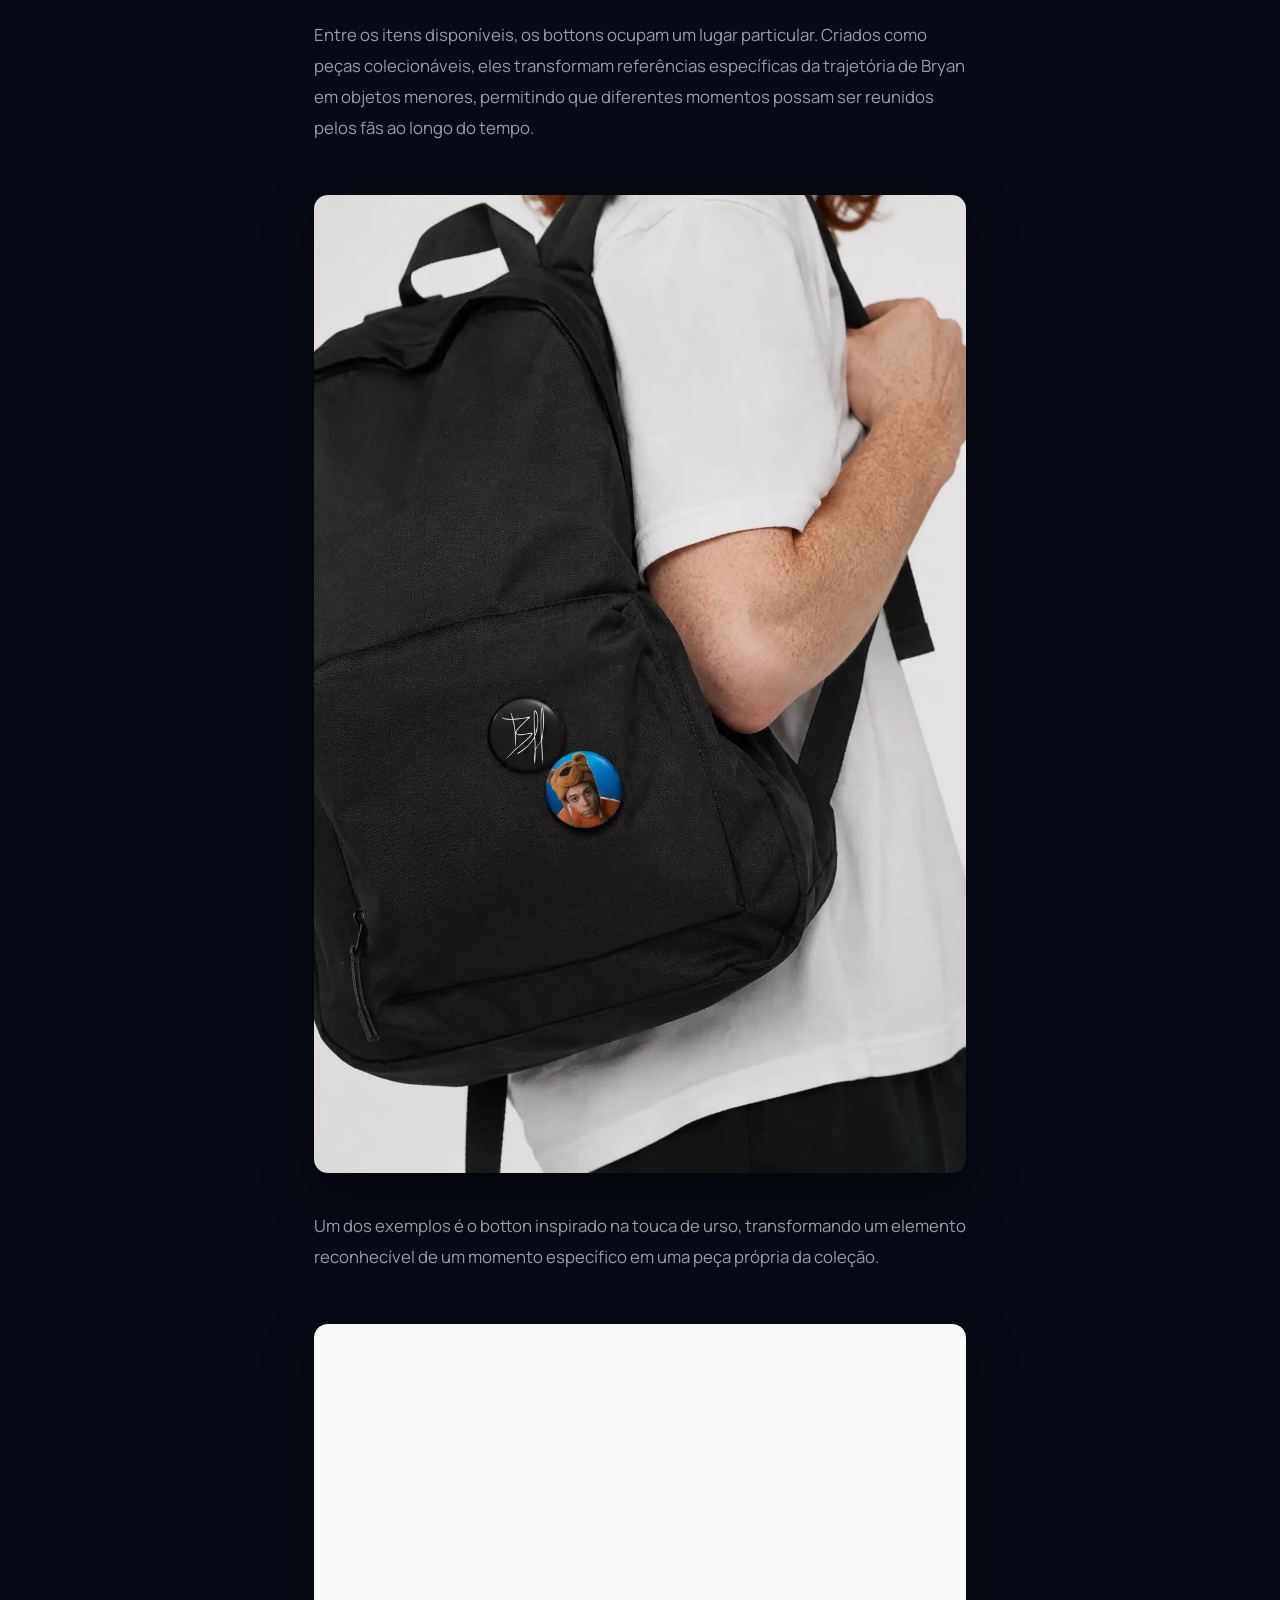
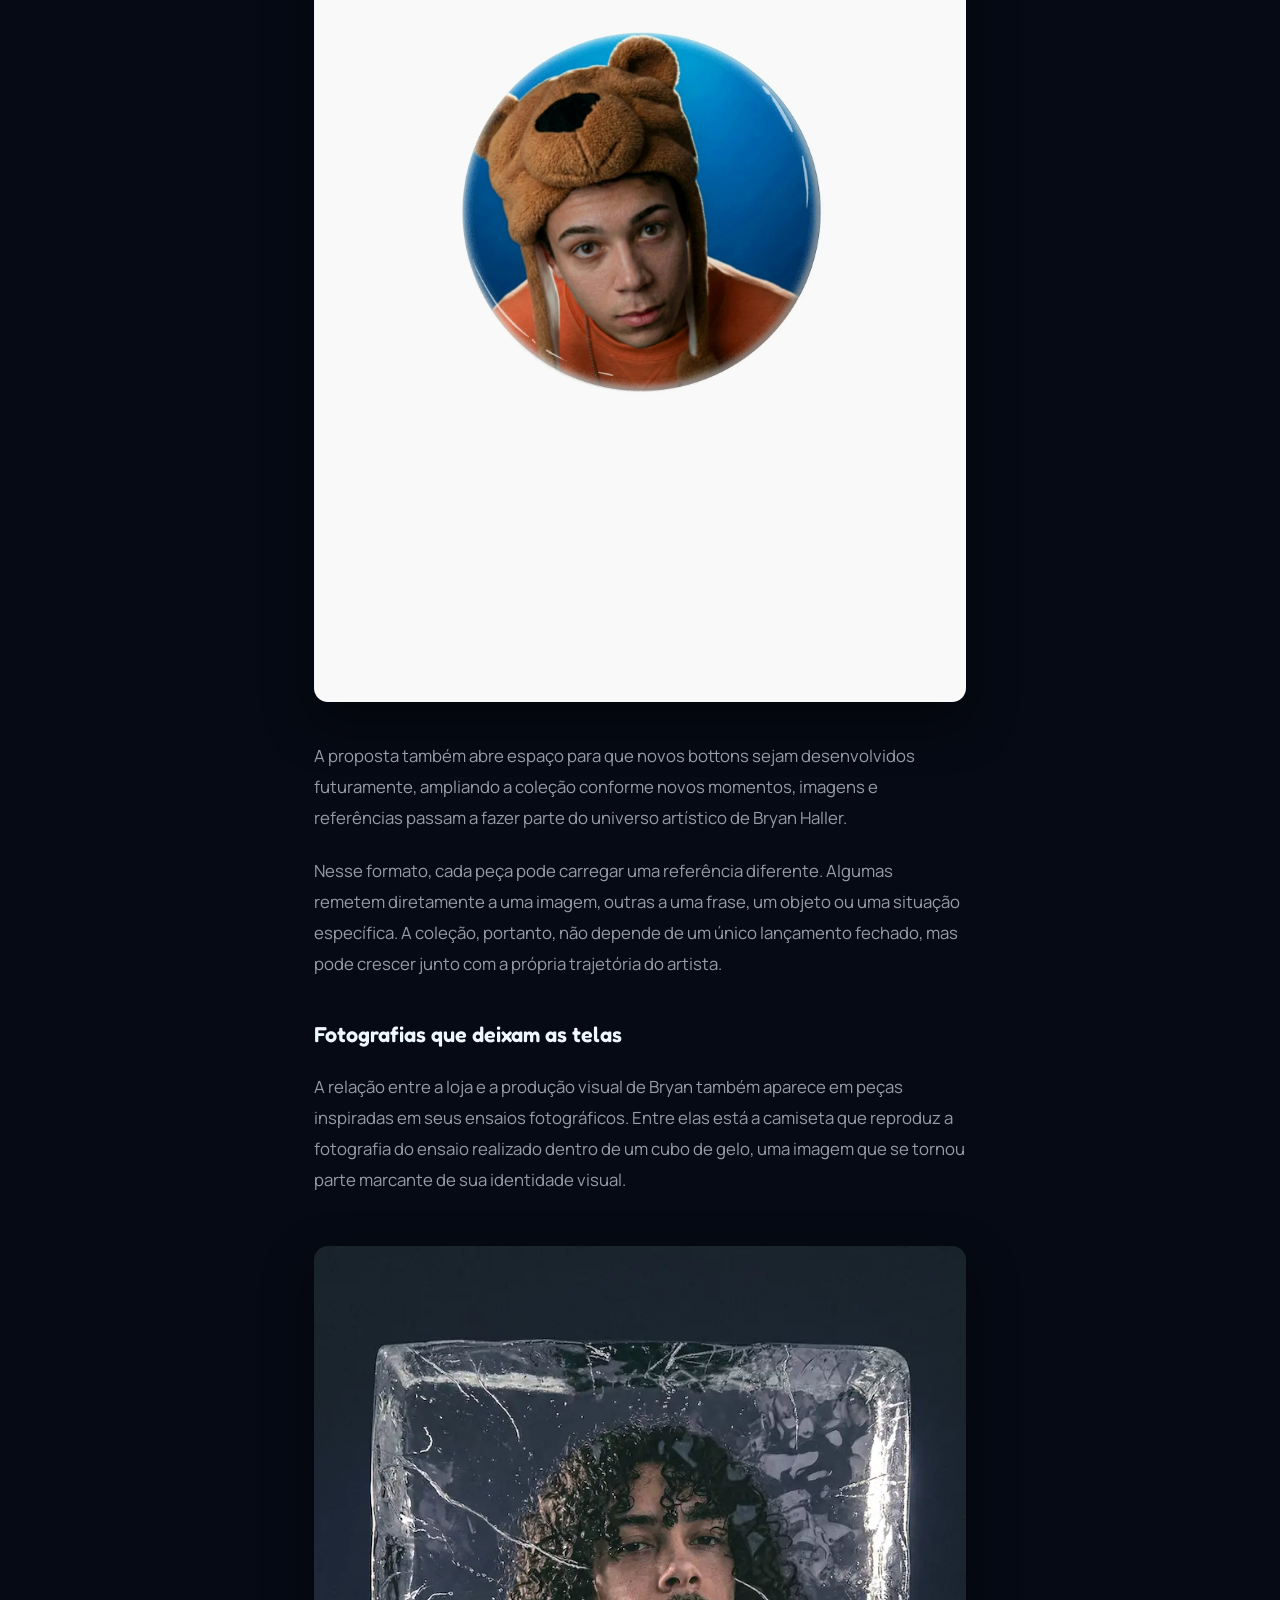
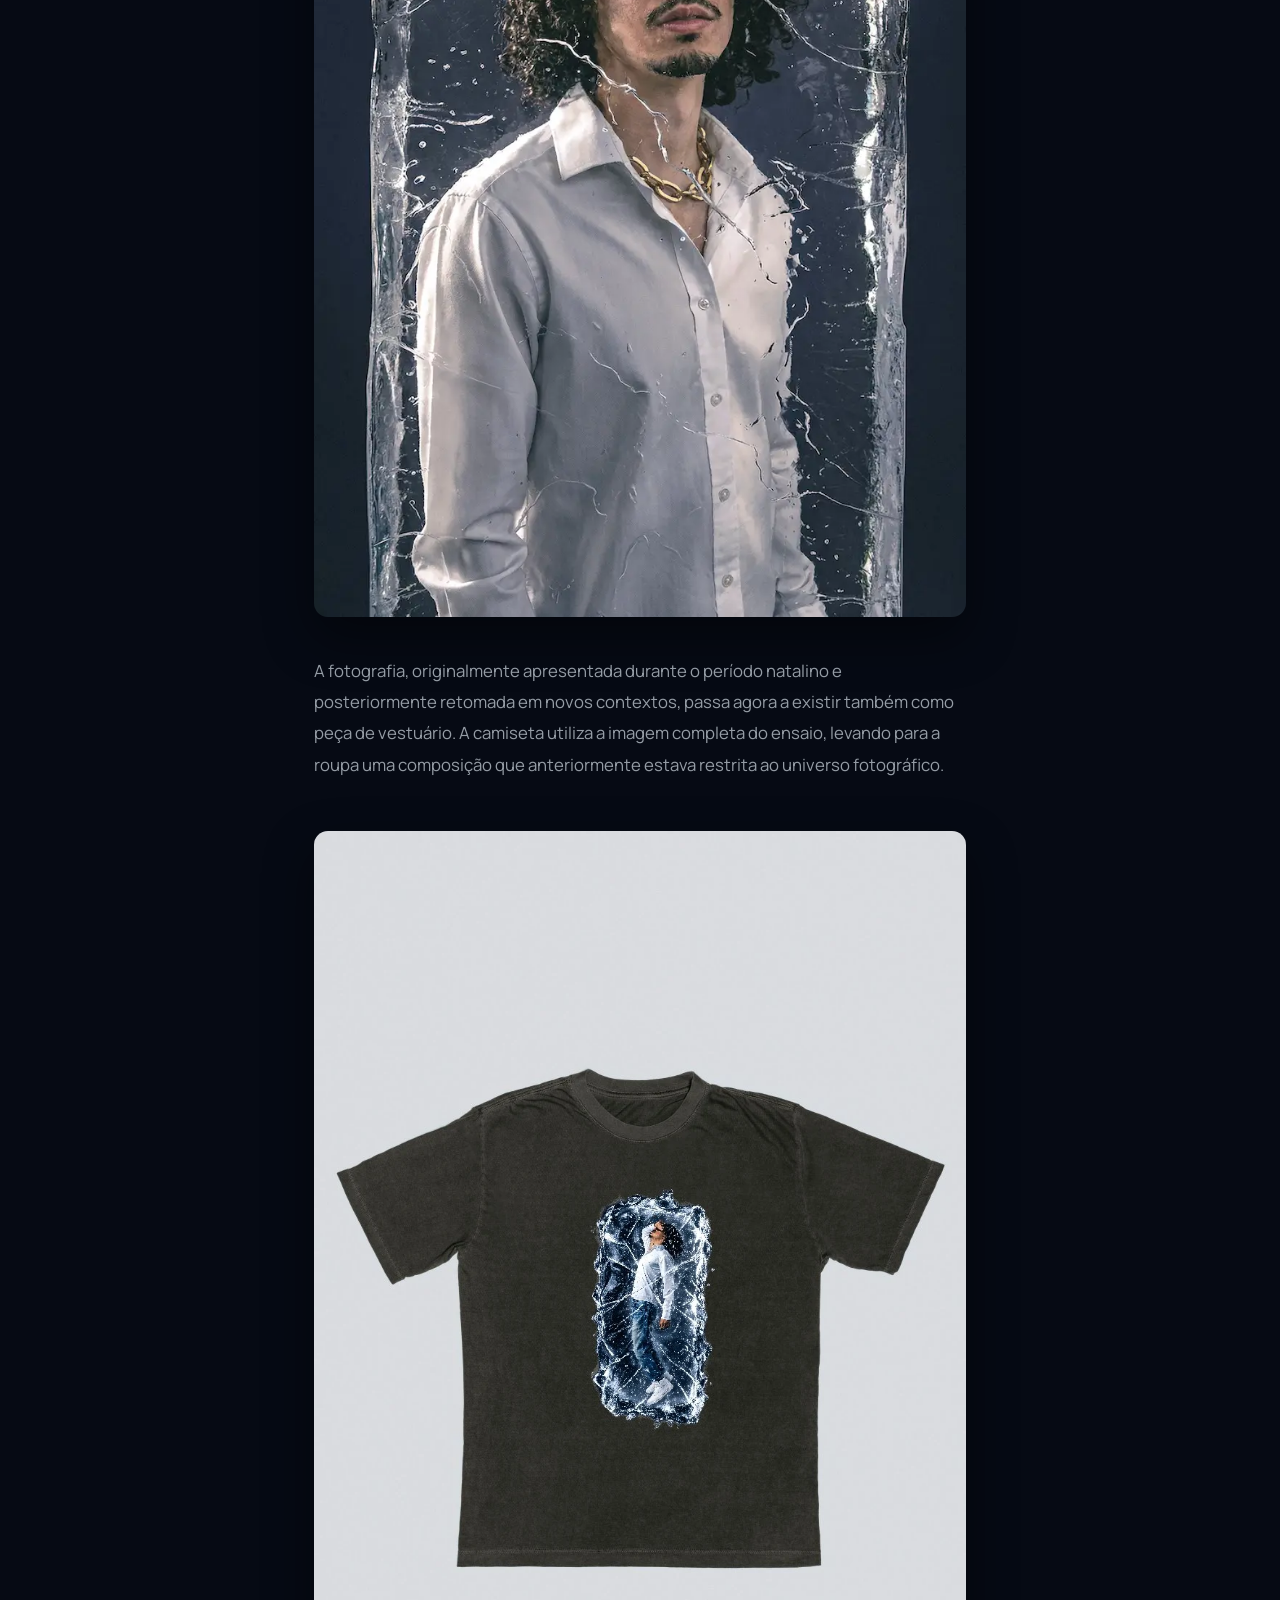
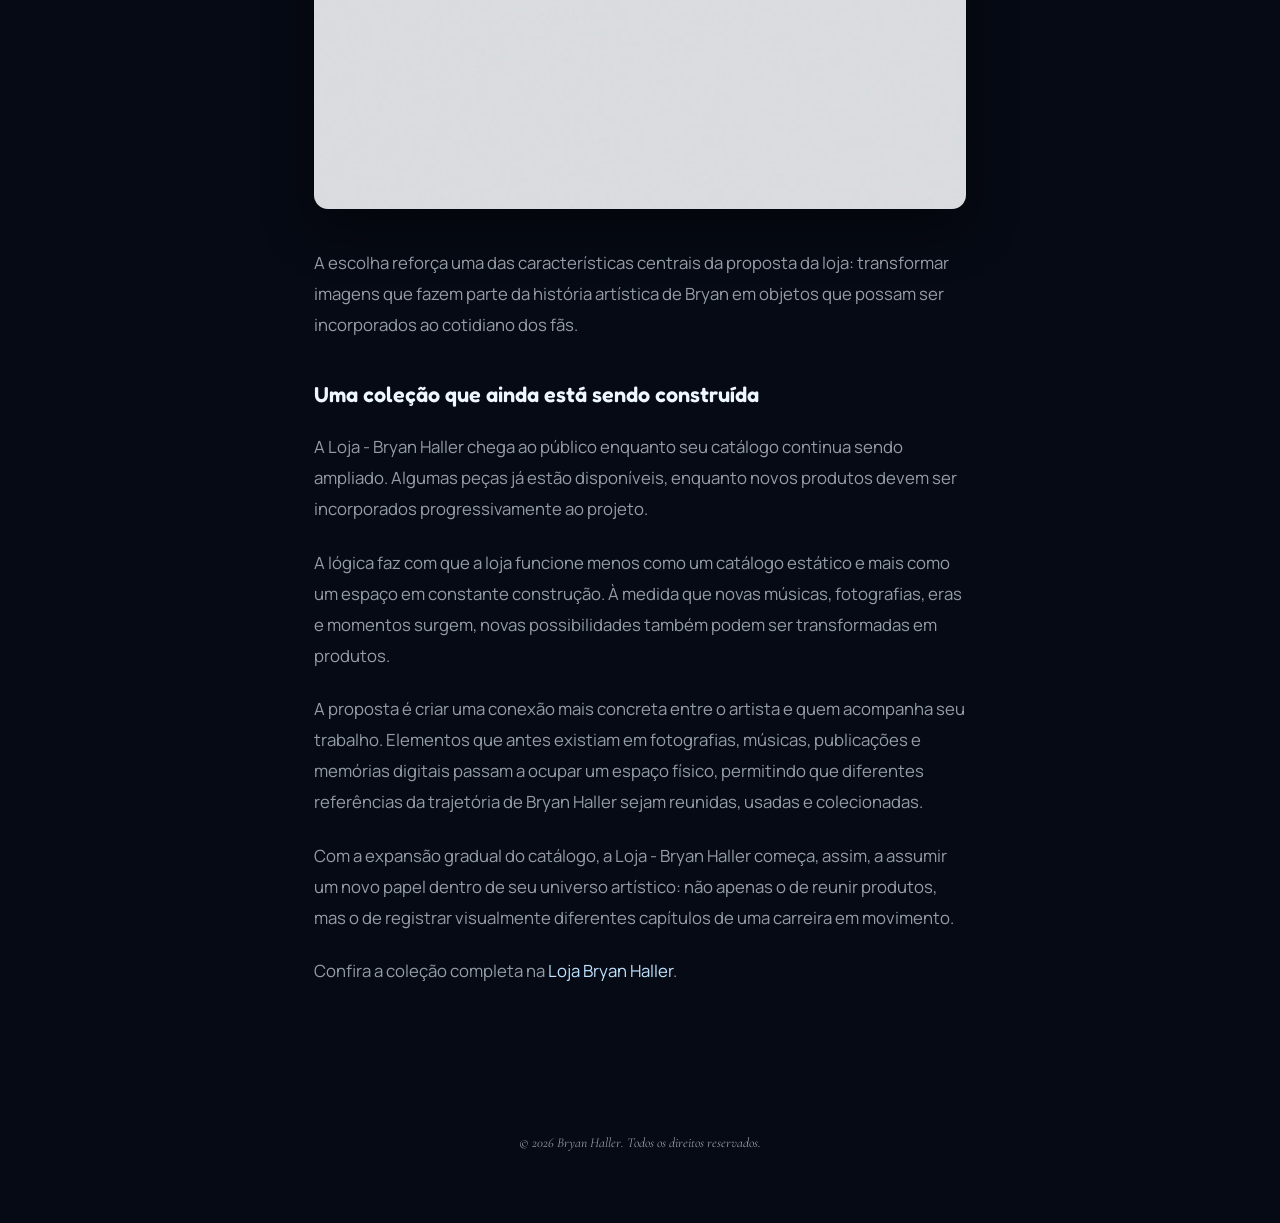
<file: imprensa/bryan-haller-loja-oficial/index.html>
<!DOCTYPE html>
<html lang="pt-BR">
<head>
<meta charset="UTF-8">
<meta name="viewport" content="width=device-width, initial-scale=1.0">
<link rel="icon" type="image/png" sizes="96x96" href="https://bryanhaller.com.br/images/favicon-bryan-haller.png?v=2">
<title>Bryan Haller Transforma Referências de Sua Trajetória Artística em Coleção na Nova Loja Oficial | Imprensa</title>
<meta name="description" content="Com roupas e itens colecionáveis, projeto reúne elementos de diferentes momentos do universo visual e musical do artista e ganha novos produtos gradualmente.">
<link rel="canonical" href="https://bryanhaller.com.br/imprensa/bryan-haller-loja-oficial/">

<meta property="og:type" content="article">
<meta property="og:title" content="Bryan Haller Transforma Referências de Sua Trajetória Artística em Coleção na Nova Loja Oficial">
<meta property="og:description" content="Com roupas e itens colecionáveis, projeto reúne elementos de diferentes momentos do universo visual e musical do artista e ganha novos produtos gradualmente.">
<meta property="og:image" content="https://bryanhaller.com.br/images/bryan-haller-ensaio-editorial.webp">
<meta property="og:url" content="https://bryanhaller.com.br/imprensa/bryan-haller-loja-oficial/">
<meta property="article:published_time" content="2026-08-19">

<script type="application/ld+json">
{
  "@context": "https://schema.org",
  "@type": "NewsArticle",
  "headline": "Bryan Haller Transforma Referências de Sua Trajetória Artística em Coleção na Nova Loja Oficial",
  "datePublished": "2026-08-19",
  "image": "https://bryanhaller.com.br/images/bryan-haller-ensaio-editorial.webp",
  "author": { "@type": "Person", "name": "Bryan Haller" },
  "mainEntityOfPage": "https://bryanhaller.com.br/imprensa/bryan-haller-loja-oficial/"
}
</script>

<link rel="preconnect" href="https://fonts.googleapis.com">
<link rel="preconnect" href="https://fonts.gstatic.com" crossorigin>
<link href="https://fonts.googleapis.com/css2?family=Fredoka:wght@500;600;700&family=Cormorant+Garamond:ital,wght@0,500;1,400&family=Manrope:wght@400;500;600&family=Space+Grotesk:wght@700&display=swap" rel="stylesheet">
<link rel="stylesheet" href="/css/style.css">
</head>
<body class="materia-imprensa">

<!-- Sem <canvas id="fx-canvas"> aqui de propósito — texto longo pede fundo parado -->

<button id="menu-btn" class="menu-btn" aria-label="Abrir menu"><span></span></button>
<nav id="site-menu" class="site-menu"></nav>

<div class="wrap">

  <header class="materia-header">
    <time datetime="2026-08-19">19 de agosto de 2026</time>
    <h1 class="reveal">Bryan Haller Transforma Referências de Sua Trajetória Artística em Coleção na Nova Loja Oficial</h1>
    <img class="materia-hero-img reveal" src="/images/bryan-haller-ensaio-editorial.webp" alt="Bryan Haller em ensaio fotográfico editorial">
  </header>

  <article class="materia-content">
    <p class="reveal">Com roupas e itens colecionáveis, projeto reúne elementos de diferentes momentos do universo visual e musical do artista e ganha novos produtos gradualmente.</p>

    <p class="reveal">Bryan Haller acaba de ampliar a presença de seu universo artístico para além das telas e plataformas digitais. Já disponível em seu próprio site, a Loja - Bryan Haller reúne roupas e itens colecionáveis desenvolvidos para os fãs, em um projeto que transforma referências presentes na trajetória do artista em peças físicas.</p>

    <p class="reveal">Mais do que uma seleção de produtos, a loja nasce como uma extensão do universo artístico de Bryan Haller. A proposta contempla diferentes frentes de sua produção, incluindo fotografias, singles, eras visuais, conteúdos publicados nas redes sociais e elementos que se tornaram reconhecíveis ao longo de sua carreira.</p>

    <p class="reveal">A coleção ainda está em expansão e novos produtos vêm sendo adicionados gradualmente. Dessa forma, a loja acompanha o próprio desenvolvimento do trabalho artístico de Bryan, criando espaço para que diferentes momentos de sua trajetória possam ganhar novas interpretações e também fazer parte de uma coleção.</p>

    <h2 class="reveal">Da assinatura pessoal à identidade visual</h2>
    <p class="reveal">Um dos elementos que mais se destacam no projeto é a presença da assinatura e da rubrica de Bryan Haller nas peças.</p>

    <img class="reveal" src="/images/bryan-haller-rubrica-camiseta.webp" alt="Detalhe da rubrica de Bryan Haller aplicada em uma camiseta">

    <p class="reveal">A rubrica, criada originalmente como uma forma pessoal de identificação, passou a ocupar um papel central na identidade visual da loja. Hoje, ela aparece em diferentes áreas do projeto e em peças que exploram sua aplicação tanto de maneira discreta quanto como elemento principal da composição.</p>

    <p class="reveal">A assinatura também ganha espaço em produtos da coleção, reforçando a relação direta entre as peças e a identidade do artista. O resultado é uma linguagem visual que aproxima a loja da própria estética construída por Bryan ao longo de sua trajetória.</p>

    <p class="reveal">A mudança acompanha uma característica que já aparece em seus trabalhos musicais e fotográficos: a preocupação em fazer da imagem uma parte importante da expressão artística. No site oficial, Bryan é apresentado como cantor, compositor e modelo fotográfico, com uma trajetória marcada pela combinação entre música, fotografia editorial e uma identidade visual própria.</p>

    <h2 class="reveal">Pequenos objetos para momentos específicos</h2>
    <p class="reveal">Entre os itens disponíveis, os bottons ocupam um lugar particular. Criados como peças colecionáveis, eles transformam referências específicas da trajetória de Bryan em objetos menores, permitindo que diferentes momentos possam ser reunidos pelos fãs ao longo do tempo.</p>

    <img class="reveal" src="/images/bryan-haller-bottons-colecionaveis.webp" alt="Bottons colecionáveis da coleção da loja de Bryan Haller">

    <p class="reveal">Um dos exemplos é o botton inspirado na touca de urso, transformando um elemento reconhecível de um momento específico em uma peça própria da coleção.</p>

    <img class="reveal" src="/images/bryan-haller-botton-touca-urso.webp" alt="Botton colecionável inspirado na touca de urso de Bryan Haller">

    <p class="reveal">A proposta também abre espaço para que novos bottons sejam desenvolvidos futuramente, ampliando a coleção conforme novos momentos, imagens e referências passam a fazer parte do universo artístico de Bryan Haller.</p>

    <p class="reveal">Nesse formato, cada peça pode carregar uma referência diferente. Algumas remetem diretamente a uma imagem, outras a uma frase, um objeto ou uma situação específica. A coleção, portanto, não depende de um único lançamento fechado, mas pode crescer junto com a própria trajetória do artista.</p>

    <h2 class="reveal">Fotografias que deixam as telas</h2>
    <p class="reveal">A relação entre a loja e a produção visual de Bryan também aparece em peças inspiradas em seus ensaios fotográficos. Entre elas está a camiseta que reproduz a fotografia do ensaio realizado dentro de um cubo de gelo, uma imagem que se tornou parte marcante de sua identidade visual.</p>

    <img class="reveal" src="/images/bryan-haller-ensaio-cubo-gelo.webp" alt="Foto promocional do ensaio de Bryan Haller dentro do cubo de gelo">

    <p class="reveal">A fotografia, originalmente apresentada durante o período natalino e posteriormente retomada em novos contextos, passa agora a existir também como peça de vestuário. A camiseta utiliza a imagem completa do ensaio, levando para a roupa uma composição que anteriormente estava restrita ao universo fotográfico.</p>

    <img class="reveal" src="/images/bryan-haller-camiseta-cubo-gelo.webp" alt="Camiseta com estampa do ensaio de Bryan Haller dentro do cubo de gelo">

    <p class="reveal">A escolha reforça uma das características centrais da proposta da loja: transformar imagens que fazem parte da história artística de Bryan em objetos que possam ser incorporados ao cotidiano dos fãs.</p>

    <h2 class="reveal">Uma coleção que ainda está sendo construída</h2>
    <p class="reveal">A Loja - Bryan Haller chega ao público enquanto seu catálogo continua sendo ampliado. Algumas peças já estão disponíveis, enquanto novos produtos devem ser incorporados progressivamente ao projeto.</p>

    <p class="reveal">A lógica faz com que a loja funcione menos como um catálogo estático e mais como um espaço em constante construção. À medida que novas músicas, fotografias, eras e momentos surgem, novas possibilidades também podem ser transformadas em produtos.</p>

    <p class="reveal">A proposta é criar uma conexão mais concreta entre o artista e quem acompanha seu trabalho. Elementos que antes existiam em fotografias, músicas, publicações e memórias digitais passam a ocupar um espaço físico, permitindo que diferentes referências da trajetória de Bryan Haller sejam reunidas, usadas e colecionadas.</p>

    <p class="reveal">Com a expansão gradual do catálogo, a Loja - Bryan Haller começa, assim, a assumir um novo papel dentro de seu universo artístico: não apenas o de reunir produtos, mas o de registrar visualmente diferentes capítulos de uma carreira em movimento.</p>

    <p class="reveal">Confira a coleção completa na <a href="https://loja.bryanhaller.com.br" style="color:var(--ice);" target="_blank" rel="noopener">Loja Bryan Haller</a>.</p>
  </article>

  <footer>© 2026 Bryan Haller. Todos os direitos reservados.</footer>

</div>

<script src="/js/common.js"></script>
</body>
</html>
</file>
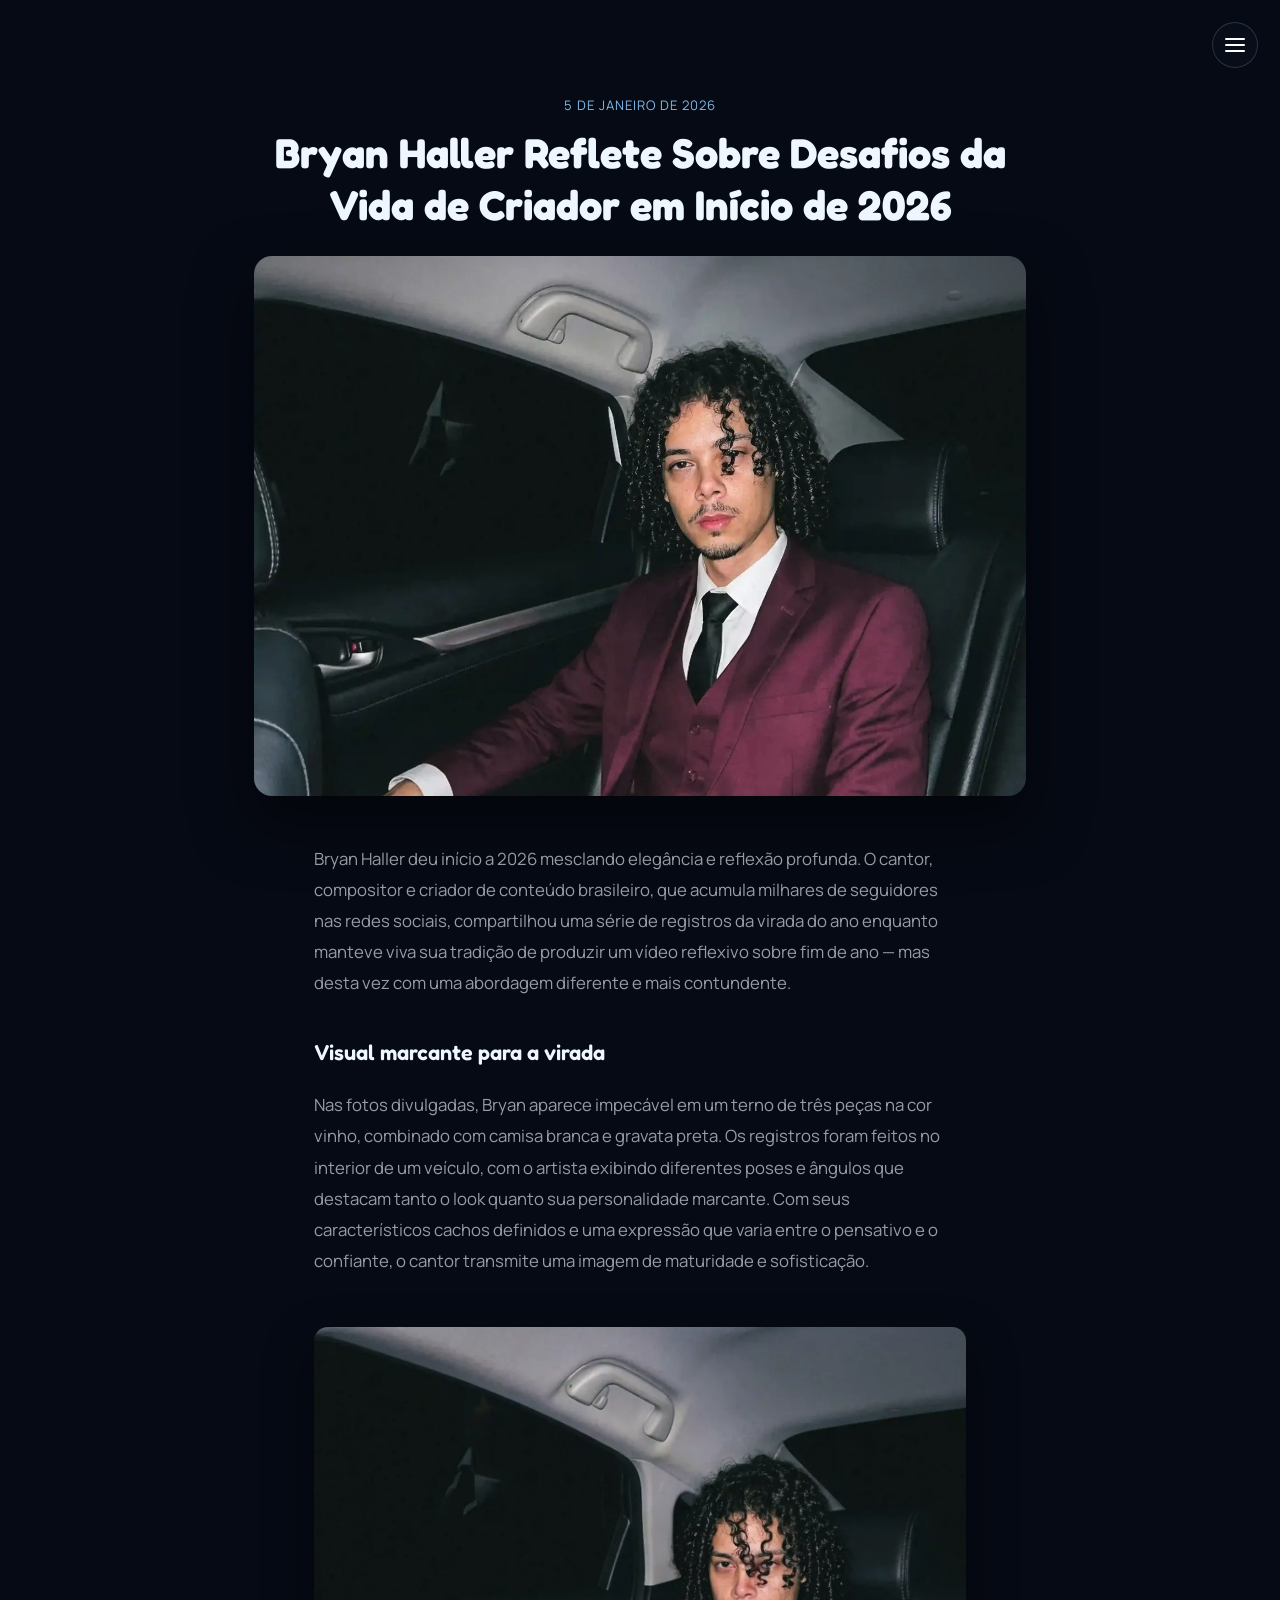
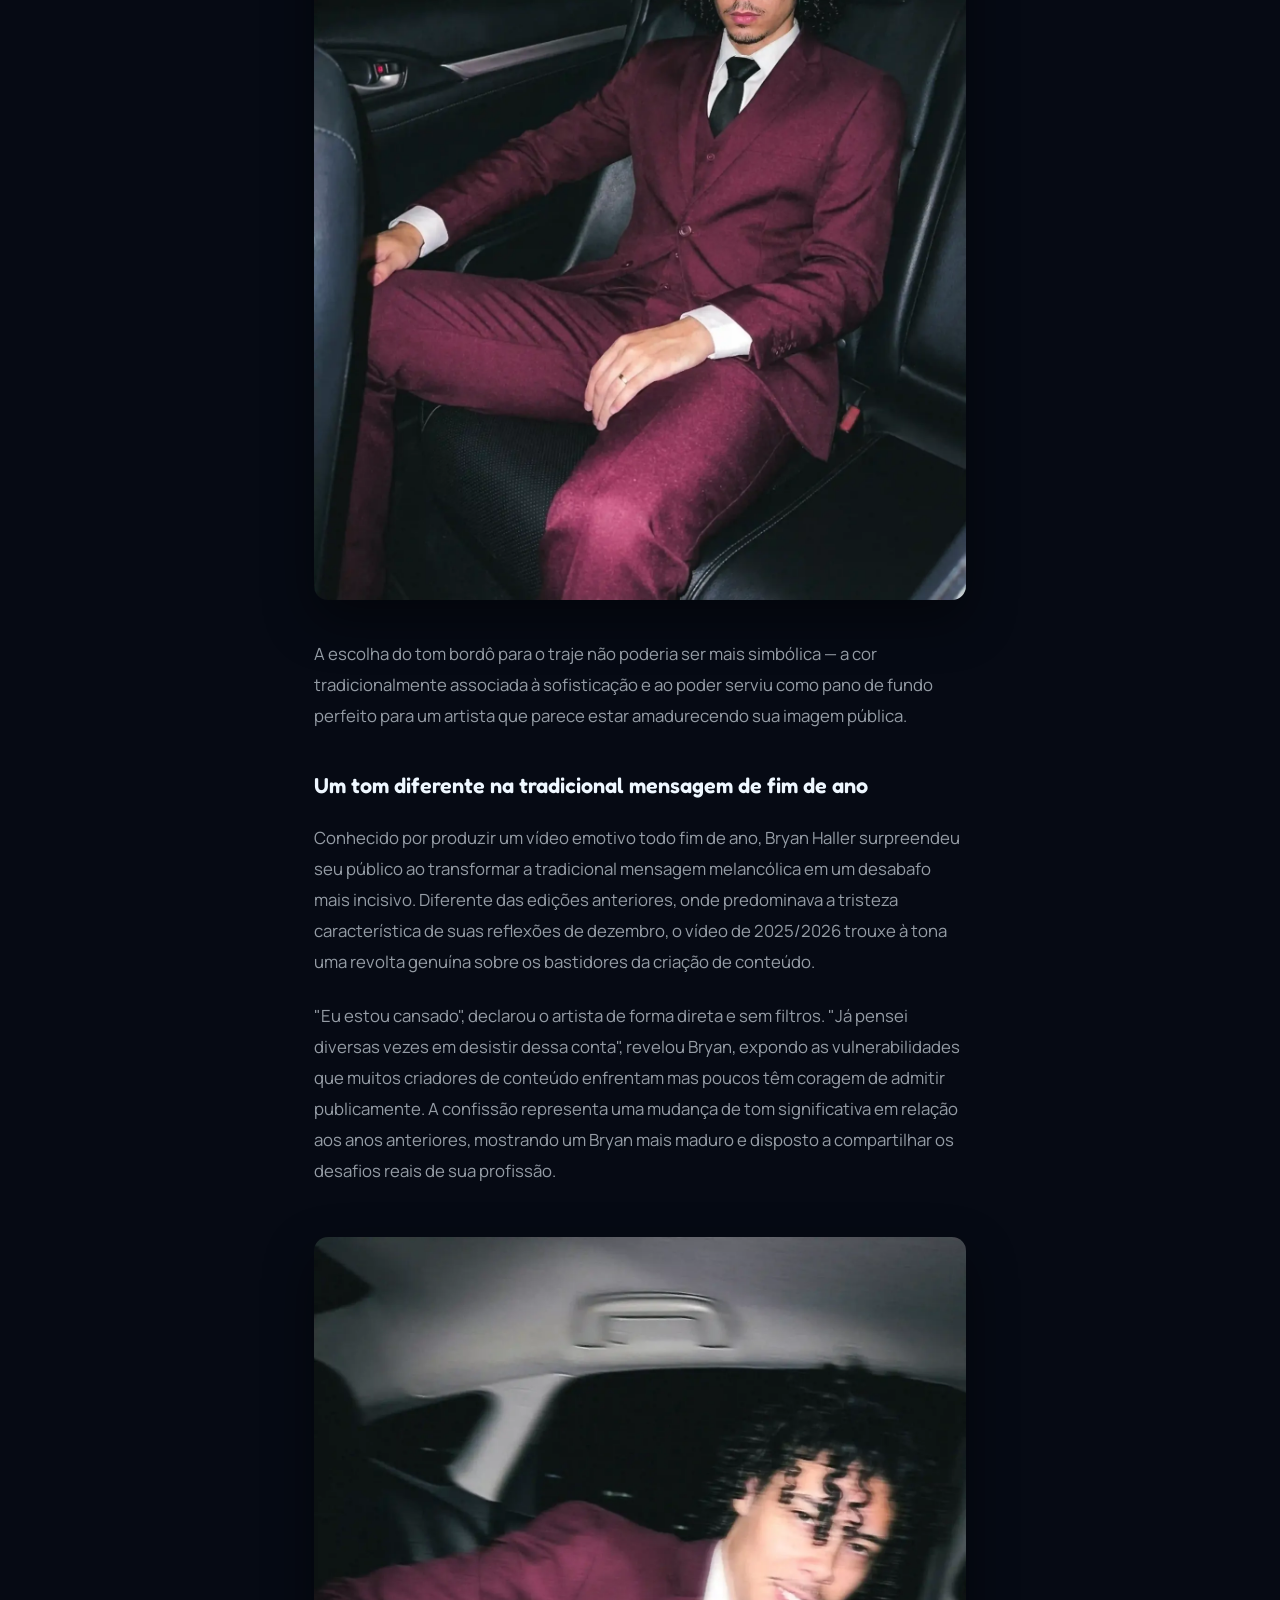
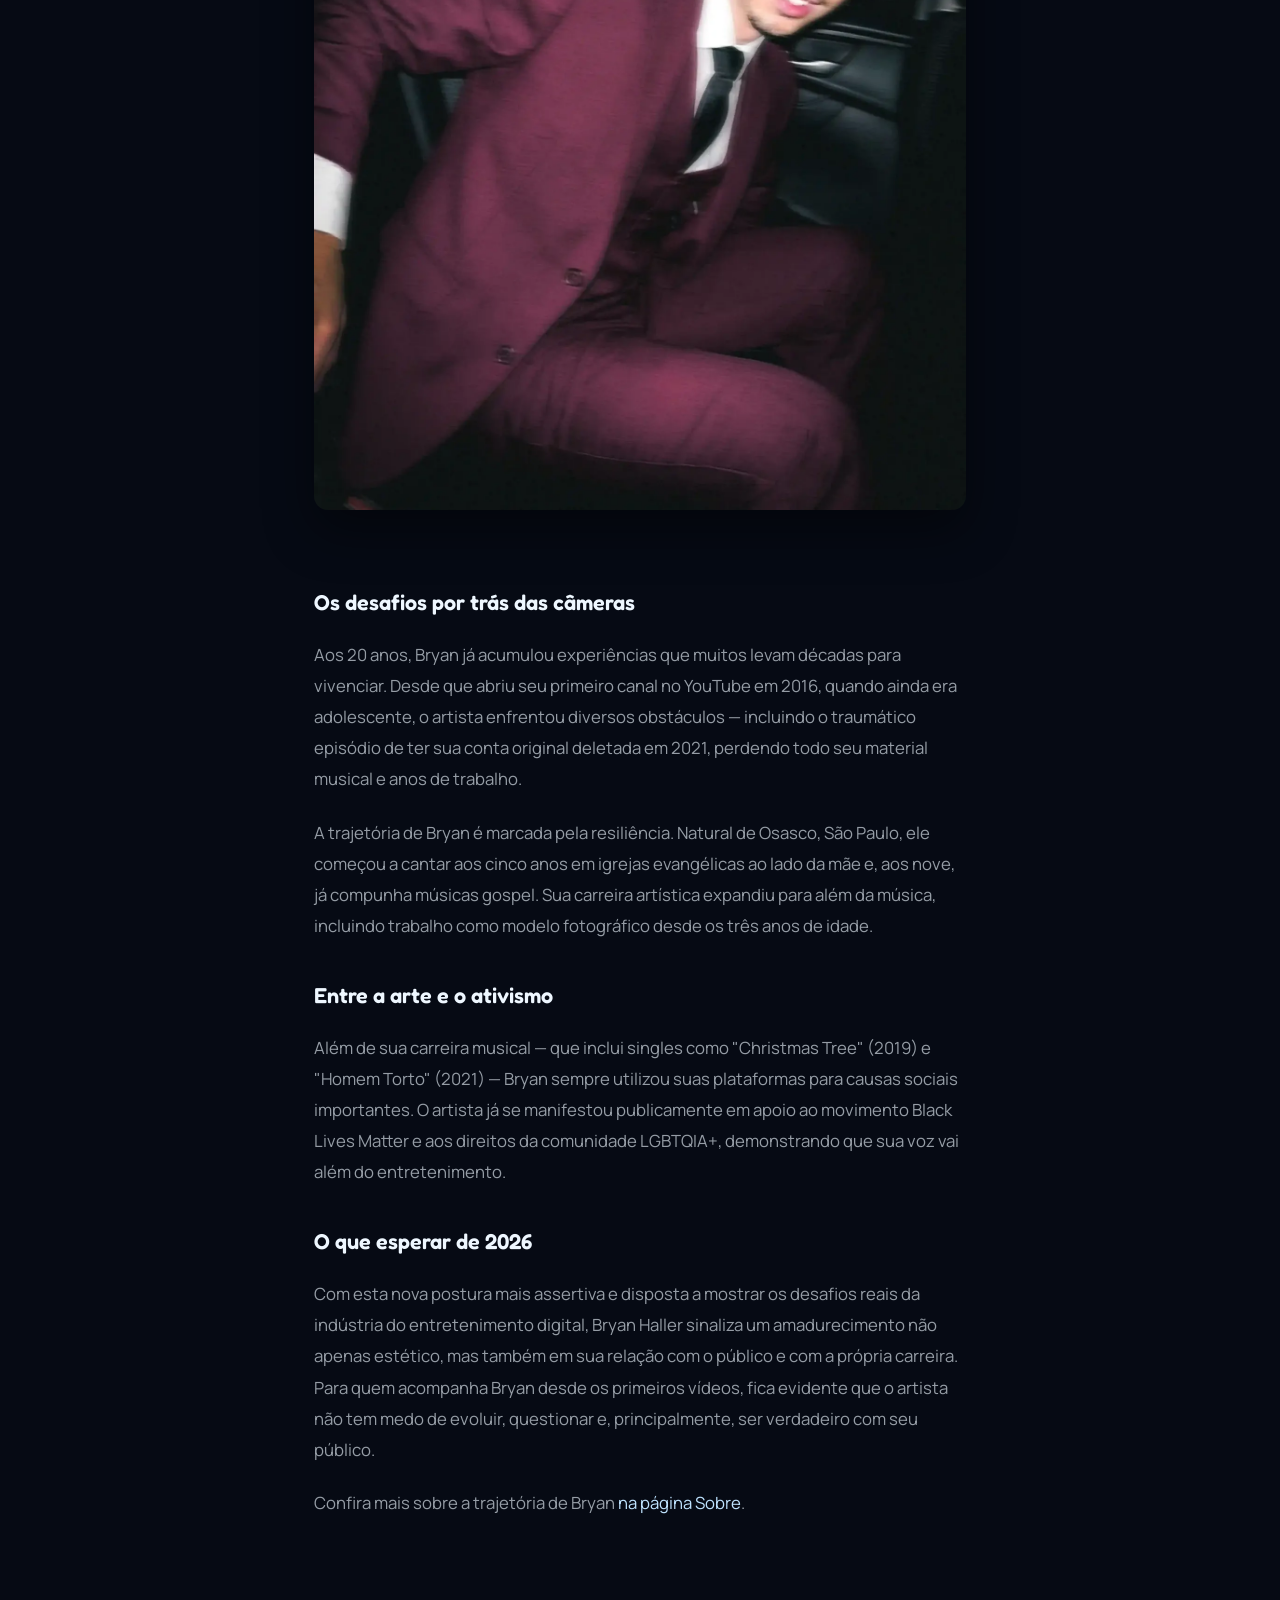
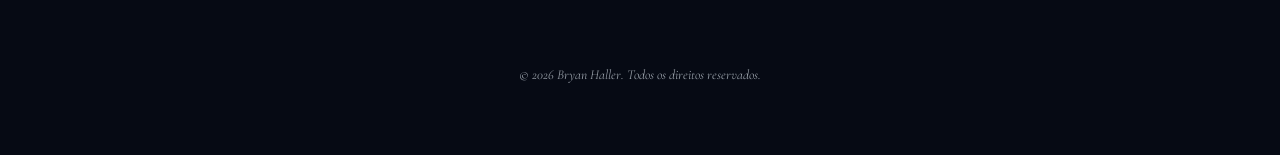
<file: imprensa/bryan-haller-sobre-criacao-conteudo/index.html>
<!DOCTYPE html>
<html lang="pt-BR">
<head>
<meta charset="UTF-8">
<meta name="viewport" content="width=device-width, initial-scale=1.0">
<link rel="icon" type="image/png" sizes="96x96" href="https://bryanhaller.com.br/images/favicon-bryan-haller.png?v=2">
<title>Bryan Haller Reflete Sobre Desafios da Vida de Criador em Início de 2026 | Imprensa</title>
<meta name="description" content="Cantor e criador de conteúdo brasileiro compartilha looks elegantes de Ano Novo e desabafa sobre as dificuldades da carreira digital em vídeo.">
<link rel="canonical" href="https://bryanhaller.com.br/imprensa/bryan-haller-sobre-criacao-conteudo/">

<meta property="og:type" content="article">
<meta property="og:title" content="Bryan Haller Reflete Sobre Desafios da Vida de Criador em Início de 2026">
<meta property="og:description" content="Cantor e criador de conteúdo brasileiro compartilha looks elegantes de Ano Novo e desabafa sobre as dificuldades da carreira digital em vídeo.">
<meta property="og:image" content="https://bryanhaller.com.br/images/bryan-haller-terno-vinho-retrato-noturno.webp">
<meta property="og:url" content="https://bryanhaller.com.br/imprensa/bryan-haller-sobre-criacao-conteudo/">
<meta property="article:published_time" content="2026-01-05">

<script type="application/ld+json">
{
  "@context": "https://schema.org",
  "@type": "NewsArticle",
  "headline": "Bryan Haller Reflete Sobre Desafios da Vida de Criador em Início de 2026",
  "datePublished": "2026-01-05",
  "image": "https://bryanhaller.com.br/images/bryan-haller-terno-vinho-retrato-noturno.webp",
  "author": { "@type": "Person", "name": "Bryan Haller" },
  "mainEntityOfPage": "https://bryanhaller.com.br/imprensa/bryan-haller-sobre-criacao-conteudo/"
}
</script>

<link rel="preconnect" href="https://fonts.googleapis.com">
<link rel="preconnect" href="https://fonts.gstatic.com" crossorigin>
<link href="https://fonts.googleapis.com/css2?family=Fredoka:wght@500;600;700&family=Cormorant+Garamond:ital,wght@0,500;1,400&family=Manrope:wght@400;500;600&family=Space+Grotesk:wght@700&display=swap" rel="stylesheet">
<link rel="stylesheet" href="/css/style.css">
</head>
<body class="materia-imprensa">

<!-- Sem <canvas id="fx-canvas"> aqui de propósito — texto longo pede fundo parado -->

<button id="menu-btn" class="menu-btn" aria-label="Abrir menu"><span></span></button>
<nav id="site-menu" class="site-menu"></nav>

<div class="wrap">

  <header class="materia-header">
    <time datetime="2026-01-05">5 de janeiro de 2026</time>
    <h1 class="reveal">Bryan Haller Reflete Sobre Desafios da Vida de Criador em Início de 2026</h1>
    <img class="materia-hero-img reveal" src="/images/bryan-haller-terno-vinho-retrato-noturno.webp" alt="Bryan Haller de terno vinho no banco traseiro de um carro, na virada de 2026">
  </header>

  <article class="materia-content">
    <p class="reveal">Bryan Haller deu início a 2026 mesclando elegância e reflexão profunda. O cantor, compositor e criador de conteúdo brasileiro, que acumula milhares de seguidores nas redes sociais, compartilhou uma série de registros da virada do ano enquanto manteve viva sua tradição de produzir um vídeo reflexivo sobre fim de ano — mas desta vez com uma abordagem diferente e mais contundente.</p>

    <h2 class="reveal">Visual marcante para a virada</h2>
    <p class="reveal">Nas fotos divulgadas, Bryan aparece impecável em um terno de três peças na cor vinho, combinado com camisa branca e gravata preta. Os registros foram feitos no interior de um veículo, com o artista exibindo diferentes poses e ângulos que destacam tanto o look quanto sua personalidade marcante. Com seus característicos cachos definidos e uma expressão que varia entre o pensativo e o confiante, o cantor transmite uma imagem de maturidade e sofisticação.</p>

    <img class="reveal" src="/images/bryan-haller-terno-vinho-virada-2026.webp" alt="Bryan Haller sentado no banco traseiro do carro, olhar sério, vestindo terno vinho">

    <p class="reveal">A escolha do tom bordô para o traje não poderia ser mais simbólica — a cor tradicionalmente associada à sofisticação e ao poder serviu como pano de fundo perfeito para um artista que parece estar amadurecendo sua imagem pública.</p>

    <h2 class="reveal">Um tom diferente na tradicional mensagem de fim de ano</h2>
    <p class="reveal">Conhecido por produzir um vídeo emotivo todo fim de ano, Bryan Haller surpreendeu seu público ao transformar a tradicional mensagem melancólica em um desabafo mais incisivo. Diferente das edições anteriores, onde predominava a tristeza característica de suas reflexões de dezembro, o vídeo de 2025/2026 trouxe à tona uma revolta genuína sobre os bastidores da criação de conteúdo.</p>

    <p class="reveal">"Eu estou cansado", declarou o artista de forma direta e sem filtros. "Já pensei diversas vezes em desistir dessa conta", revelou Bryan, expondo as vulnerabilidades que muitos criadores de conteúdo enfrentam mas poucos têm coragem de admitir publicamente. A confissão representa uma mudança de tom significativa em relação aos anos anteriores, mostrando um Bryan mais maduro e disposto a compartilhar os desafios reais de sua profissão.</p>

    <img class="reveal" src="/images/bryan-haller-terno-vinho-banco-carro.webp" alt="Bryan Haller em foto com efeito de movimento, estilo paparazzi, vestindo terno vinho">

    <h2 class="reveal">Os desafios por trás das câmeras</h2>
    <p class="reveal">Aos 20 anos, Bryan já acumulou experiências que muitos levam décadas para vivenciar. Desde que abriu seu primeiro canal no YouTube em 2016, quando ainda era adolescente, o artista enfrentou diversos obstáculos — incluindo o traumático episódio de ter sua conta original deletada em 2021, perdendo todo seu material musical e anos de trabalho.</p>

    <p class="reveal">A trajetória de Bryan é marcada pela resiliência. Natural de Osasco, São Paulo, ele começou a cantar aos cinco anos em igrejas evangélicas ao lado da mãe e, aos nove, já compunha músicas gospel. Sua carreira artística expandiu para além da música, incluindo trabalho como modelo fotográfico desde os três anos de idade.</p>

    <h2 class="reveal">Entre a arte e o ativismo</h2>
    <p class="reveal">Além de sua carreira musical — que inclui singles como "Christmas Tree" (2019) e "Homem Torto" (2021) — Bryan sempre utilizou suas plataformas para causas sociais importantes. O artista já se manifestou publicamente em apoio ao movimento Black Lives Matter e aos direitos da comunidade LGBTQIA+, demonstrando que sua voz vai além do entretenimento.</p>

    <h2 class="reveal">O que esperar de 2026</h2>
    <p class="reveal">Com esta nova postura mais assertiva e disposta a mostrar os desafios reais da indústria do entretenimento digital, Bryan Haller sinaliza um amadurecimento não apenas estético, mas também em sua relação com o público e com a própria carreira. Para quem acompanha Bryan desde os primeiros vídeos, fica evidente que o artista não tem medo de evoluir, questionar e, principalmente, ser verdadeiro com seu público.</p>

    <p class="reveal">Confira mais sobre a trajetória de Bryan <a href="/sobre/" style="color:var(--ice);">na página Sobre</a>.</p>
  </article>

  <footer>© 2026 Bryan Haller. Todos os direitos reservados.</footer>

</div>

<script src="/js/common.js"></script>
</body>
</html>
</file>
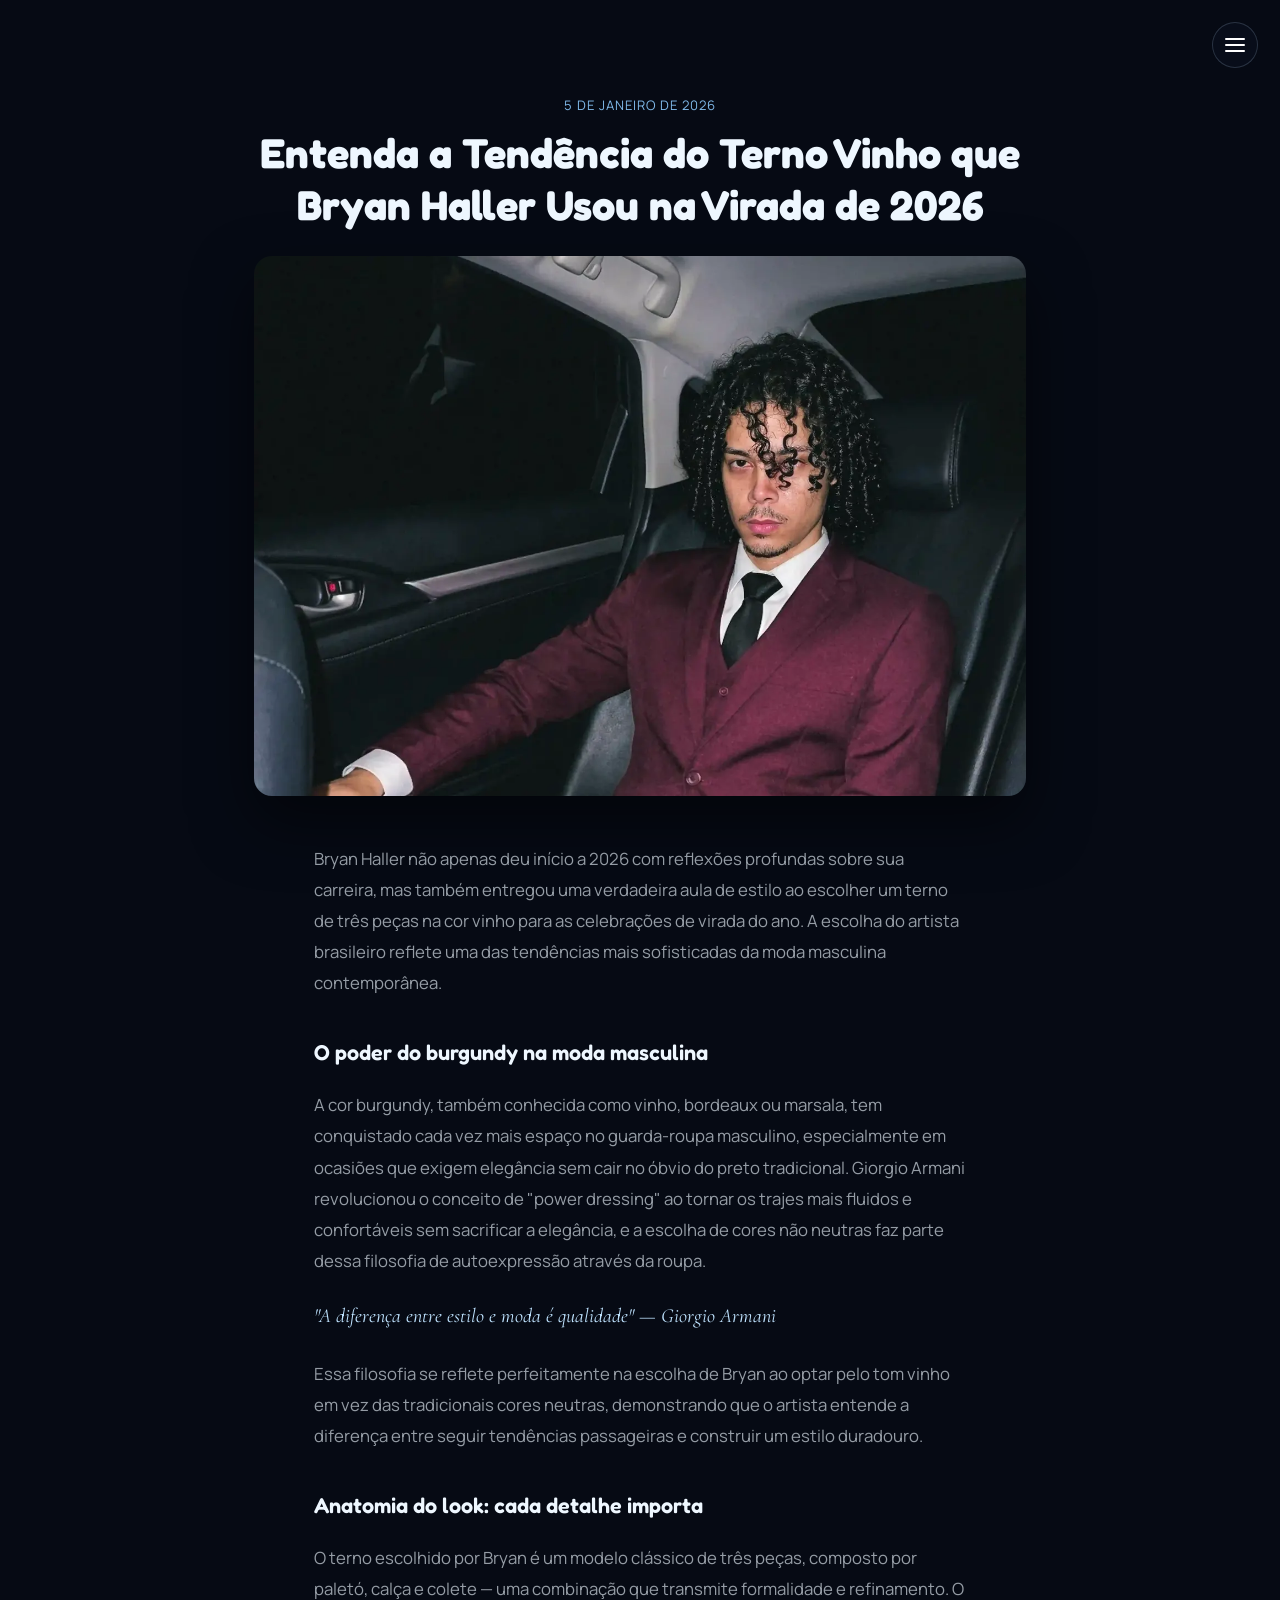
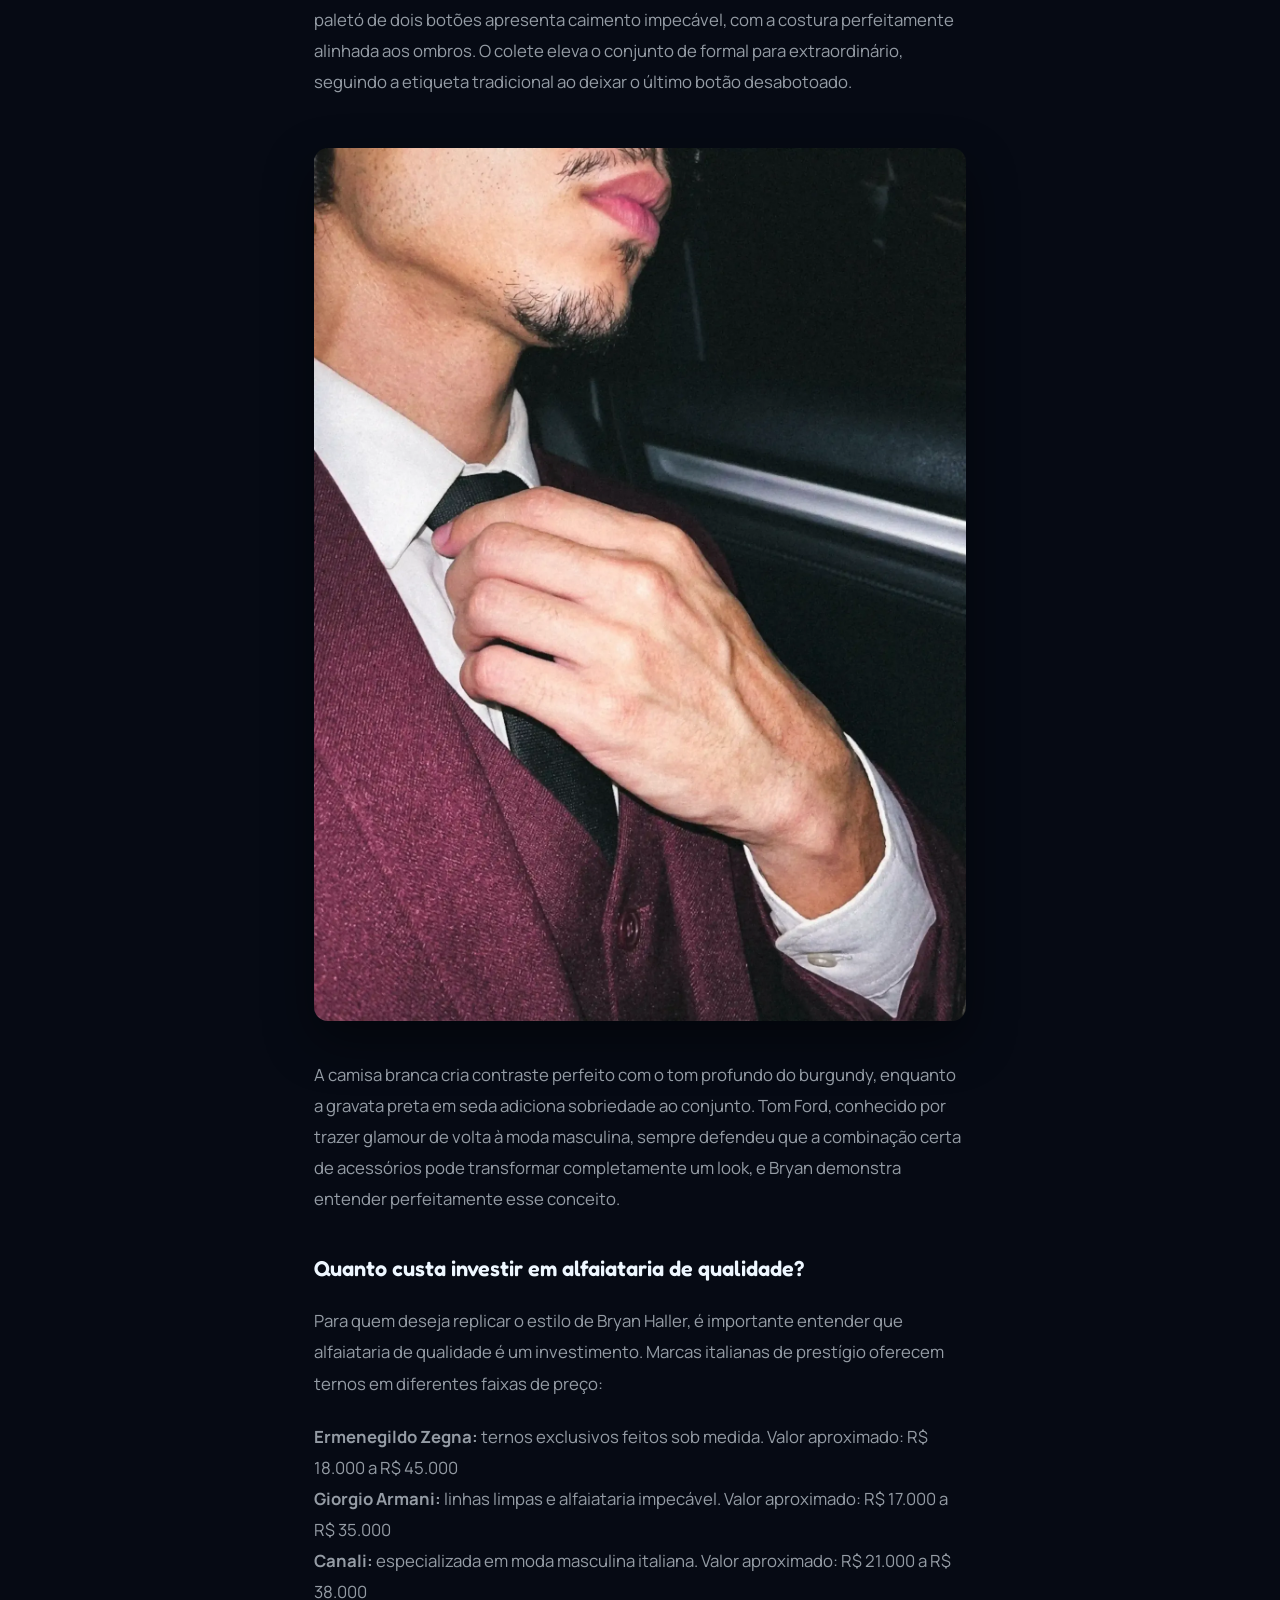
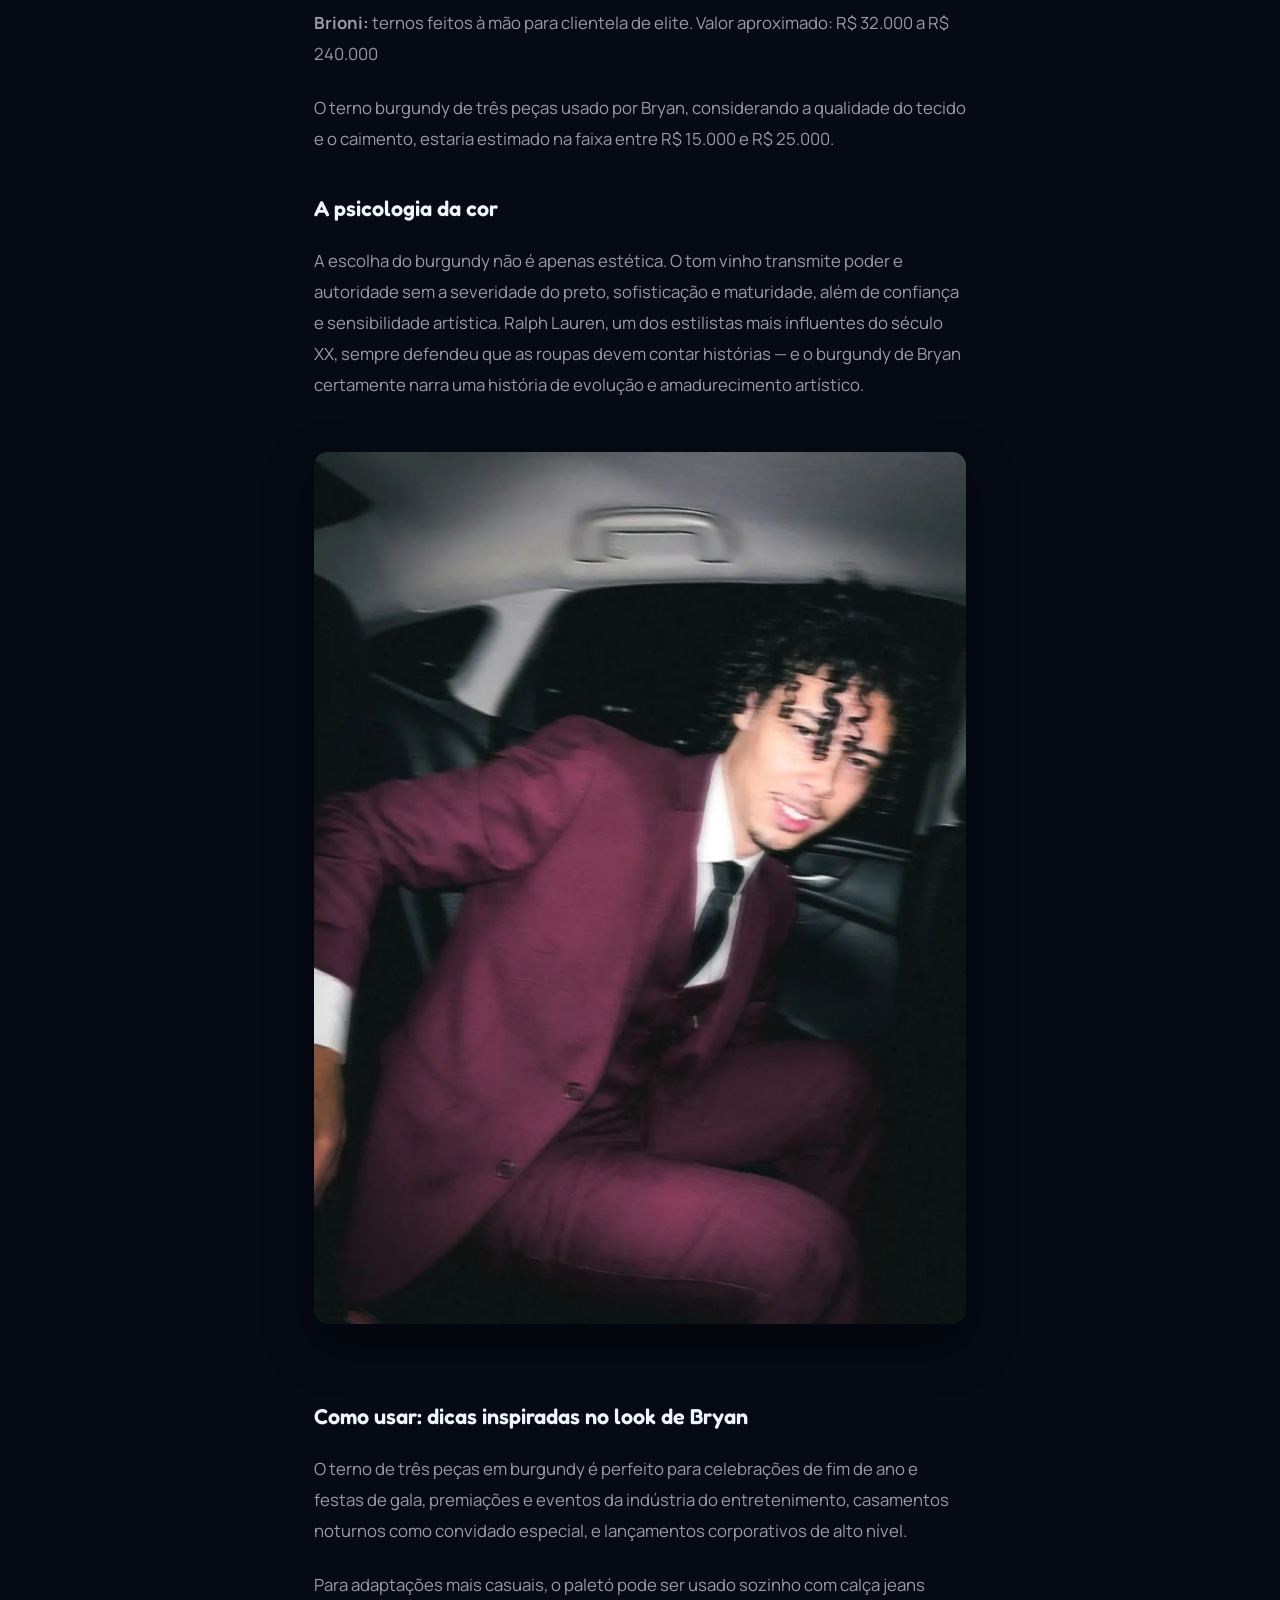
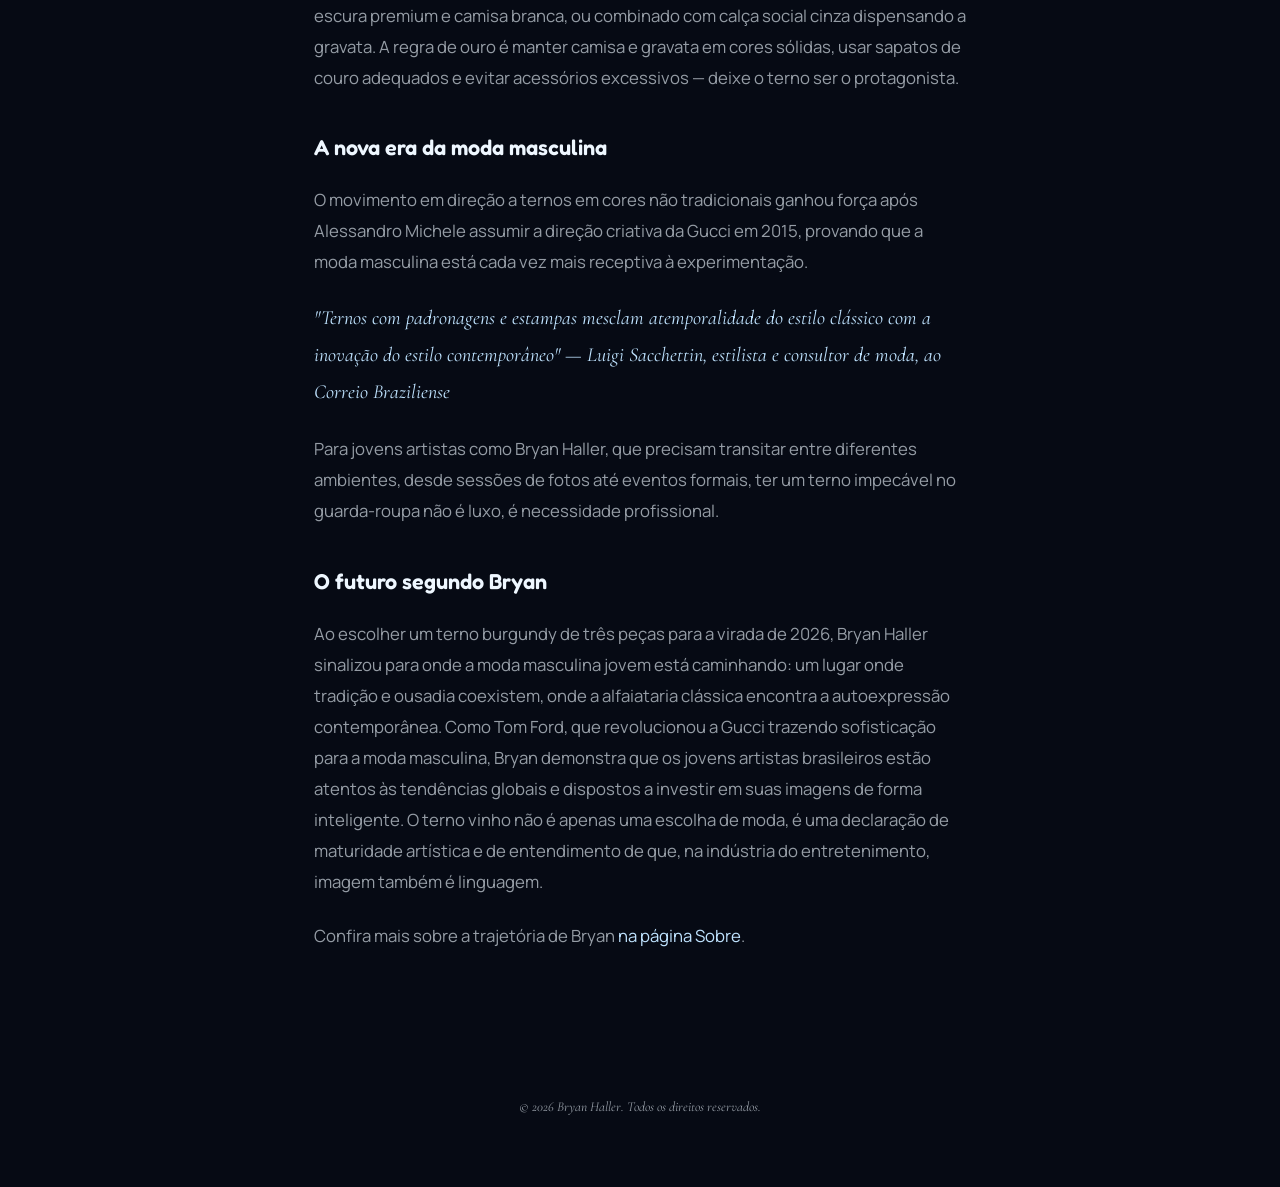
<file: imprensa/bryan-haller-terno-vinho-2026/index.html>
<!DOCTYPE html>
<html lang="pt-BR">
<head>
<meta charset="UTF-8">
<meta name="viewport" content="width=device-width, initial-scale=1.0">
<link rel="icon" type="image/png" sizes="96x96" href="https://bryanhaller.com.br/images/favicon-bryan-haller.png?v=2">
<title>Entenda a Tendência do Terno Vinho que Bryan Haller Usou na Virada de 2026 | Imprensa</title>
<meta name="description" content="Cantor aposta em alfaiataria impecável e cor burgundy para marcar presença nas celebrações de Ano Novo. Especialistas explicam por que a escolha é certeira.">
<link rel="canonical" href="https://bryanhaller.com.br/imprensa/bryan-haller-terno-vinho-2026/">

<meta property="og:type" content="article">
<meta property="og:title" content="Entenda a Tendência do Terno Vinho que Bryan Haller Usou na Virada de 2026">
<meta property="og:description" content="Cantor aposta em alfaiataria impecável e cor burgundy para marcar presença nas celebrações de Ano Novo. Especialistas explicam por que a escolha é certeira.">
<meta property="og:image" content="https://bryanhaller.com.br/images/bryan-haller-terno-vinho-virada-2026.webp">
<meta property="og:url" content="https://bryanhaller.com.br/imprensa/bryan-haller-terno-vinho-2026/">
<meta property="article:published_time" content="2026-01-05">

<script type="application/ld+json">
{
  "@context": "https://schema.org",
  "@type": "NewsArticle",
  "headline": "Entenda a Tendência do Terno Vinho que Bryan Haller Usou na Virada de 2026",
  "datePublished": "2026-01-05",
  "image": "https://bryanhaller.com.br/images/bryan-haller-terno-vinho-virada-2026.webp",
  "author": { "@type": "Person", "name": "Bryan Haller" },
  "mainEntityOfPage": "https://bryanhaller.com.br/imprensa/bryan-haller-terno-vinho-2026/"
}
</script>

<link rel="preconnect" href="https://fonts.googleapis.com">
<link rel="preconnect" href="https://fonts.gstatic.com" crossorigin>
<link href="https://fonts.googleapis.com/css2?family=Fredoka:wght@500;600;700&family=Cormorant+Garamond:ital,wght@0,500;1,400&family=Manrope:wght@400;500;600&family=Space+Grotesk:wght@700&display=swap" rel="stylesheet">
<link rel="stylesheet" href="/css/style.css">
</head>
<body class="materia-imprensa">

<!-- Sem <canvas id="fx-canvas"> aqui de propósito — texto longo pede fundo parado -->

<button id="menu-btn" class="menu-btn" aria-label="Abrir menu"><span></span></button>
<nav id="site-menu" class="site-menu"></nav>

<div class="wrap">

  <header class="materia-header">
    <time datetime="2026-01-05">5 de janeiro de 2026</time>
    <h1 class="reveal">Entenda a Tendência do Terno Vinho que Bryan Haller Usou na Virada de 2026</h1>
    <img class="materia-hero-img reveal" src="/images/bryan-haller-terno-vinho-virada-2026.webp" alt="Bryan Haller vestindo terno vinho de três peças, olhar sério, no banco traseiro de um carro">
  </header>

  <article class="materia-content">
    <p class="reveal">Bryan Haller não apenas deu início a 2026 com reflexões profundas sobre sua carreira, mas também entregou uma verdadeira aula de estilo ao escolher um terno de três peças na cor vinho para as celebrações de virada do ano. A escolha do artista brasileiro reflete uma das tendências mais sofisticadas da moda masculina contemporânea.</p>

    <h2 class="reveal">O poder do burgundy na moda masculina</h2>
    <p class="reveal">A cor burgundy, também conhecida como vinho, bordeaux ou marsala, tem conquistado cada vez mais espaço no guarda-roupa masculino, especialmente em ocasiões que exigem elegância sem cair no óbvio do preto tradicional. Giorgio Armani revolucionou o conceito de "power dressing" ao tornar os trajes mais fluidos e confortáveis sem sacrificar a elegância, e a escolha de cores não neutras faz parte dessa filosofia de autoexpressão através da roupa.</p>

    <p class="reveal" style="font-family:'Cormorant Garamond',serif; font-style:italic; font-size:1.25rem; color:var(--ice);">"A diferença entre estilo e moda é qualidade" — Giorgio Armani</p>

    <p class="reveal">Essa filosofia se reflete perfeitamente na escolha de Bryan ao optar pelo tom vinho em vez das tradicionais cores neutras, demonstrando que o artista entende a diferença entre seguir tendências passageiras e construir um estilo duradouro.</p>

    <h2 class="reveal">Anatomia do look: cada detalhe importa</h2>
    <p class="reveal">O terno escolhido por Bryan é um modelo clássico de três peças, composto por paletó, calça e colete — uma combinação que transmite formalidade e refinamento. O paletó de dois botões apresenta caimento impecável, com a costura perfeitamente alinhada aos ombros. O colete eleva o conjunto de formal para extraordinário, seguindo a etiqueta tradicional ao deixar o último botão desabotoado.</p>

    <img class="reveal" src="/images/bryan-haller-detalhe-gravata-terno-vinho.webp" alt="Detalhe de Bryan Haller ajustando a gravata preta sobre o terno vinho">

    <p class="reveal">A camisa branca cria contraste perfeito com o tom profundo do burgundy, enquanto a gravata preta em seda adiciona sobriedade ao conjunto. Tom Ford, conhecido por trazer glamour de volta à moda masculina, sempre defendeu que a combinação certa de acessórios pode transformar completamente um look, e Bryan demonstra entender perfeitamente esse conceito.</p>

    <h2 class="reveal">Quanto custa investir em alfaiataria de qualidade?</h2>
    <p class="reveal">Para quem deseja replicar o estilo de Bryan Haller, é importante entender que alfaiataria de qualidade é um investimento. Marcas italianas de prestígio oferecem ternos em diferentes faixas de preço:</p>
    <p class="reveal"><strong>Ermenegildo Zegna:</strong> ternos exclusivos feitos sob medida. Valor aproximado: R$ 18.000 a R$ 45.000<br>
    <strong>Giorgio Armani:</strong> linhas limpas e alfaiataria impecável. Valor aproximado: R$ 17.000 a R$ 35.000<br>
    <strong>Canali:</strong> especializada em moda masculina italiana. Valor aproximado: R$ 21.000 a R$ 38.000<br>
    <strong>Brioni:</strong> ternos feitos à mão para clientela de elite. Valor aproximado: R$ 32.000 a R$ 240.000</p>
    <p class="reveal">O terno burgundy de três peças usado por Bryan, considerando a qualidade do tecido e o caimento, estaria estimado na faixa entre R$ 15.000 e R$ 25.000.</p>

    <h2 class="reveal">A psicologia da cor</h2>
    <p class="reveal">A escolha do burgundy não é apenas estética. O tom vinho transmite poder e autoridade sem a severidade do preto, sofisticação e maturidade, além de confiança e sensibilidade artística. Ralph Lauren, um dos estilistas mais influentes do século XX, sempre defendeu que as roupas devem contar histórias — e o burgundy de Bryan certamente narra uma história de evolução e amadurecimento artístico.</p>

    <img class="reveal" src="/images/bryan-haller-terno-vinho-banco-carro.webp" alt="Bryan Haller em foto com efeito de movimento, estilo paparazzi, vestindo terno vinho">

    <h2 class="reveal">Como usar: dicas inspiradas no look de Bryan</h2>
    <p class="reveal">O terno de três peças em burgundy é perfeito para celebrações de fim de ano e festas de gala, premiações e eventos da indústria do entretenimento, casamentos noturnos como convidado especial, e lançamentos corporativos de alto nível.</p>

    <p class="reveal">Para adaptações mais casuais, o paletó pode ser usado sozinho com calça jeans escura premium e camisa branca, ou combinado com calça social cinza dispensando a gravata. A regra de ouro é manter camisa e gravata em cores sólidas, usar sapatos de couro adequados e evitar acessórios excessivos — deixe o terno ser o protagonista.</p>

    <h2 class="reveal">A nova era da moda masculina</h2>
    <p class="reveal">O movimento em direção a ternos em cores não tradicionais ganhou força após Alessandro Michele assumir a direção criativa da Gucci em 2015, provando que a moda masculina está cada vez mais receptiva à experimentação.</p>

    <p class="reveal" style="font-family:'Cormorant Garamond',serif; font-style:italic; font-size:1.25rem; color:var(--ice);">"Ternos com padronagens e estampas mesclam atemporalidade do estilo clássico com a inovação do estilo contemporâneo" — Luigi Sacchettin, estilista e consultor de moda, ao Correio Braziliense</p>

    <p class="reveal">Para jovens artistas como Bryan Haller, que precisam transitar entre diferentes ambientes, desde sessões de fotos até eventos formais, ter um terno impecável no guarda-roupa não é luxo, é necessidade profissional.</p>

    <h2 class="reveal">O futuro segundo Bryan</h2>
    <p class="reveal">Ao escolher um terno burgundy de três peças para a virada de 2026, Bryan Haller sinalizou para onde a moda masculina jovem está caminhando: um lugar onde tradição e ousadia coexistem, onde a alfaiataria clássica encontra a autoexpressão contemporânea. Como Tom Ford, que revolucionou a Gucci trazendo sofisticação para a moda masculina, Bryan demonstra que os jovens artistas brasileiros estão atentos às tendências globais e dispostos a investir em suas imagens de forma inteligente. O terno vinho não é apenas uma escolha de moda, é uma declaração de maturidade artística e de entendimento de que, na indústria do entretenimento, imagem também é linguagem.</p>

    <p class="reveal">Confira mais sobre a trajetória de Bryan <a href="/sobre/" style="color:var(--ice);">na página Sobre</a>.</p>
  </article>

  <footer>© 2026 Bryan Haller. Todos os direitos reservados.</footer>

</div>

<script src="/js/common.js"></script>
</body>
</html>
</file>
<file: css/style.css>
/* =====================================================
   Bryan Haller — estilo compartilhado do site inteiro
   (index.html e sobre.html usam este mesmo arquivo)
   ===================================================== */

  :root{
    --void: #060a14;
    --void-2: #0b1120;
    --ice: #bfe3ff;
    --ice-2: #7fb8e8;
    --frost: #eef7ff;
    --ember: #ff7a3d;
    --ember-2: #ff4d1c;
    --gold: #d8b25c;
    --violet: #5a4d78;
    --text-dim: rgba(238,247,255,0.62);
  }

  *{ margin:0; padding:0; box-sizing:border-box; }

  html{ scroll-behavior:smooth; }

  body{
    background: var(--void);
    color: var(--frost);
    font-family:'Manrope', sans-serif;
    overflow-x:hidden;
    position:relative;
  }

  @media (prefers-reduced-motion: reduce){
    *{ animation-duration:0.01ms !important; animation-iteration-count:1 !important; transition-duration:0.01ms !important; scroll-behavior:auto !important; }
  }

  ::selection{ background:var(--ember); color:var(--void); }

  a{ color:inherit; text-decoration:none; }

  /* ---------- Ambient particle canvases ---------- */
  #fx-canvas{
    position:fixed; inset:0; width:100%; height:100%;
    pointer-events:none; z-index:1; mix-blend-mode:screen;
  }

  /* ---------- Layout shells ---------- */
  .wrap{ position:relative; z-index:2; }
  section{ position:relative; }

  .hero{
    min-height:75vh;
    min-height:75svh; /* evita o "pulo" no celular quando a barra de endereço esconde/aparece */
    display:flex; flex-direction:column; align-items:center;
    padding: 2vh 6vw 1.2vh;
    text-align:center;
    background:
      radial-gradient(ellipse 70% 50% at 50% 0%, rgba(127,184,232,0.14), transparent 60%),
      radial-gradient(ellipse 60% 40% at 20% 90%, rgba(255,122,61,0.08), transparent 60%),
      var(--void);
  }

  .name{
    font-family:'Fredoka', sans-serif;
    font-weight:700;
    font-size:clamp(1.9rem, 9.5vw, 3.6rem);
    line-height:1;
    letter-spacing:-0.01em;
    white-space:nowrap;
    color: var(--frost);
    filter: drop-shadow(0 0 20px rgba(238,247,255,0.2));
    opacity:0; transform: translateY(30px);
    animation: riseIn 1.1s cubic-bezier(.16,.8,.3,1) forwards;
    animation-delay:0.15s;
    position:relative; z-index:2;
  }
  .title-flame-wrap{ position:relative; display:inline-block; }
  .fire-canvas{
    position:absolute; left:-10%; right:-10%; bottom:0; top:-60%;
    width:120%; height:160%;
    pointer-events:none;
    z-index:1;
    mix-blend-mode: screen;
  }

  @keyframes riseIn{ to{ opacity:1; transform:translateY(0); } }

  .portrait-stage{
    position:relative;
    width:min(85vw, 450px);
    aspect-ratio: 16/9;
    margin: 2vh auto 3vh;
    opacity:0; transform:scale(0.92);
    animation: riseIn 1.2s cubic-bezier(.16,.8,.3,1) forwards;
    animation-delay:0.5s;
  }
  /* Brilho ao redor do blob inteiro, acendendo e apagando bem devagar.
     Mesmo formato exato do blob, só a OPACIDADE muda — é o tipo de animação
     mais leve que existe, então não tem como travar, mesmo em celular fraco. */
  .portrait-stage::before{
    content:'';
    position:absolute; inset:0;
    border-radius: 62% 38% 55% 45% / 48% 45% 55% 52%;
    box-shadow:
      0 0 40px rgba(238,247,255,0.85),
      0 0 90px rgba(127,184,232,0.55);
    opacity:0.25;
    /* Velocidade do "pisca pisca". Número maior = mais devagar. */
    animation: glowPulse 4s ease-in-out infinite;
    pointer-events:none;
    z-index:0;
  }
  @keyframes glowPulse{
    0%,100%{ opacity:0.2; }
    50%{ opacity:0.9; }
  }

  .blob-mask{
    position:absolute; inset:0;
    border-radius: 62% 38% 55% 45% / 48% 45% 55% 52%;
    overflow:hidden;
    contain: paint;
    box-shadow:
      0 0 0 1px rgba(191,227,255,0.18),
      0 0 60px rgba(127,184,232,0.35),
      0 0 140px rgba(127,184,232,0.18),
      inset 0 0 60px rgba(6,10,20,0.5);
    background:#0b1120;
    z-index:1;
  }
  .blob-mask img{
    width:100%; height:100%; object-fit:cover;
    display:block;
    image-rendering:auto;
  }
  .blob-mask::after{
    content:''; position:absolute; inset:0;
    background: radial-gradient(ellipse at 30% 20%, rgba(191,227,255,0.14), transparent 55%);
    mix-blend-mode: screen; pointer-events:none;
  }



  .role-tag{
    font-family:'Cormorant Garamond', serif;
    font-style:italic;
    font-size:clamp(0.9rem, 2.2vw, 1.2rem);
    letter-spacing:0.3em;
    text-transform:uppercase;
    color: var(--ice);
    opacity:0.85;
    margin-bottom: 1.4vh;
  }

  /* CTA buttons */
  .cta-group{ display:flex; flex-direction:column; align-items:center; gap:1.2rem; width:100%; max-width:420px; }

  .btn{
    position:relative;
    display:block;
    width:100%;
    padding: 1.15rem 1.5rem;
    border-radius: 14px;
    font-family:'Fredoka', sans-serif;
    font-weight:600;
    font-size:1.05rem;
    letter-spacing:0.02em;
    text-align:center;
    cursor:pointer;
    overflow:hidden;
    border:1px solid transparent;
    transition: transform 0.35s cubic-bezier(.16,.8,.3,1), box-shadow 0.35s ease;
  }
  .btn::before{
    content:''; position:absolute; inset:0;
    background:linear-gradient(120deg, transparent, rgba(255,255,255,0.35), transparent);
    transform: translateX(-120%);
    transition: transform 0.7s ease;
  }
  .btn:hover::before{ transform: translateX(120%); }
  .btn:hover{ transform: translateY(-3px); }
  .btn:active{ transform: translateY(-1px) scale(0.98); }

  .btn-primary{
    background: linear-gradient(135deg, var(--frost), var(--ice) 60%, var(--ice-2));
    color: var(--void);
    box-shadow: 0 8px 30px rgba(127,184,232,0.25);
  }
  .btn-primary:hover{ box-shadow: 0 12px 40px rgba(127,184,232,0.4); }

  /* ---------- Botão "Consulta de Cartas" — dourado fosco com reflexo periódico ---------- */
  #consulta-btn{
    background: #d3ab6d;
    color: #1a1206;
    box-shadow: 0 8px 30px rgba(211,171,109,0.3);
  }
  #consulta-btn:hover{ box-shadow: 0 12px 40px rgba(211,171,109,0.45); }
  #consulta-btn::after{
    content:'';
    position:absolute; inset:0;
    background:linear-gradient(120deg, transparent 40%, rgba(255,255,255,0.55) 50%, transparent 60%);
    transform: translateX(-150%);
    /* Frequência do brilho reluzindo no botão dourado.
       Número menor = passa o brilho com mais frequência. */
    animation: goldShine 2.5s ease-in-out infinite;
    pointer-events:none;
  }
  @keyframes goldShine{
    0%, 82%{ transform: translateX(-150%); }
    94%{ transform: translateX(150%); }
    100%{ transform: translateX(150%); }
  }

  .btn-ghost{
    background: rgba(238,247,255,0.04);
    color: var(--frost);
    border-color: rgba(238,247,255,0.18);
  }
  .btn-ghost:hover{ background: rgba(238,247,255,0.08); border-color: rgba(238,247,255,0.35); }

  .contact-caption{
    font-size:0.82rem; color: var(--text-dim); letter-spacing:0.03em; margin-top:0.9rem;
  }

  /* ---------- Live Mode ---------- */
  /* LINHA 1 — tamanho do botão vermelho "Faça sua pergunta na live" (sempre esse tamanho, não encolhe) */
  #live-btn{
    display:none;
    align-items:center;
    justify-content:center;
    gap:0.55rem;
    width:100%;
    padding:1.15rem 1.5rem;
    margin-bottom:0.9rem;
    border-radius:14px;
    background:linear-gradient(120deg, #ff3b30, #ff6a3d);
    color:#fff;
    font-family:'Space Grotesk', sans-serif;
    font-weight:700;
    font-size:1.05rem;
    letter-spacing:0.01em;
    text-decoration:none;
    order:-1;
  }
  #live-btn .live-dot{
    width:9px; height:9px; border-radius:50%; background:#fff;
    animation: liveDotBlink 1.2s ease-in-out infinite;
  }
  @keyframes liveDotBlink{ 0%,100%{ opacity:1; } 50%{ opacity:0.25; } }
  body.is-live #live-btn{
    display:flex;
    opacity:0; transform:scale(0.88);
    box-shadow: 0 8px 34px rgba(255,59,48,0.45);
    animation: livePulse 2.2s ease-in-out infinite,
               liveBtnPop 0.5s cubic-bezier(.34,1.4,.4,1) forwards;
  }
  @keyframes liveBtnPop{ to{ opacity:1; transform:scale(1); } }
  @keyframes livePulse{
    0%,100%{ box-shadow: 0 8px 34px rgba(255,59,48,0.45); }
    50%{ box-shadow: 0 8px 46px rgba(255,59,48,0.7); }
  }

  /* LINHA 2 — tamanho de Consulta e Contato JUNTOS, só quando a live está ativa
     (o "Ouça Agora" não entra aqui, ele fica lá embaixo, fora desse grupo) */
  body.is-live .cta-group .btn{
    padding:1rem 1.3rem;
    font-size:0.95rem;
    border-radius:12px;
  }
  /* Altura da foto das cartas, só quando a live está ativa (a de cima é pra fora da live) */
  body.is-live .cta-group .tarot-link img{
    max-height:19vh;
  }
  body.is-live .cta-group .tarot-hint{
    font-size:0.85rem;
  }
  body.is-live .cta-group .contact-caption{
    font-size:0.76rem;
    margin-top:0.6rem;
  }
  body.is-live .cta-group{
    gap:0.7rem;
  }

  /* Fileira de ícones das redes sociais — fundo circular sutil.
     margin-top = o "respiro" entre o botão Discografia e os ícones.
     Aumente esse número se quiser mais espaço entre eles. */
  .social-row{
    display:flex;
    justify-content:center;
    gap:0.7rem;
    margin-top:1.3rem;
  }
  .social-icon{
    width:44px; height:44px;
    display:flex; align-items:center; justify-content:center;
    border-radius:50%;
    background: rgba(191,227,255,0.08);
    border: 1px solid rgba(191,227,255,0.16);
    color: var(--ice);
    transition: background 0.3s ease, transform 0.3s ease, border-color 0.3s ease;
  }
  .social-icon:hover{
    background: rgba(191,227,255,0.16);
    border-color: rgba(191,227,255,0.32);
    transform: translateY(-2px);
  }

  .scroll-cue{
    margin-top: 5vh; display:flex; align-items:center; gap:0.9rem;
    font-family:'Fredoka', sans-serif; font-weight:600; letter-spacing:0.08em;
    text-transform:uppercase; font-size:0.9rem; color: var(--ice);
  }
  .chevrons{ display:flex; flex-direction:column; }
  .chevrons svg{ animation: chevronPulse 1.8s ease-in-out infinite; }
  .chevrons svg:nth-child(2){ animation-delay:0.2s; margin-top:-6px; }
  .chevrons svg:nth-child(3){ animation-delay:0.4s; margin-top:-6px; }
  @keyframes chevronPulse{ 0%,100%{ opacity:0.25; transform:translateY(0);} 50%{ opacity:1; transform:translateY(4px);} }

  /* Setinhas ao lado de "OUÇA", reaproveitando o espaço que o título já ocupa */
  .disco-title .ouca-line{ display:flex; align-items:center; justify-content:center; gap:0.7rem; }
  .ouca-arrow{ opacity:0.6; animation: chevronPulse 1.8s ease-in-out infinite; animation-delay:0s; }
  .ouca-arrow:last-child{ animation-delay:0s; }

  /* ---------- Contato & Publicidade (agora perto do rodapé, não mais no hero) ---------- */
  .contato-final{
    text-align:center; padding: 4.5rem 1.5rem 4rem;
  }

  /* ---------- Tarot photo (clickable, inline in hero) ---------- */
  .tarot-link{
    display:block; width:100%;
    position:relative; border-radius:18px; overflow:hidden;
    border:1px solid rgba(216,178,92,0.28);
    box-shadow: 0 20px 50px rgba(0,0,0,0.5), 0 0 36px rgba(90,77,120,0.22);
    transition: transform 0.35s cubic-bezier(.16,.8,.3,1), box-shadow 0.35s ease;
  }
  .tarot-link:hover{ transform: translateY(-3px); box-shadow: 0 26px 60px rgba(0,0,0,0.55), 0 0 46px rgba(90,77,120,0.32); }
  /* Altura da foto das cartas (fora da live). A largura fica sempre 100% de propósito,
     pra ela ficar sempre alinhada com o botão de cima — só a altura é pra mexer aqui. */
  .tarot-link img{ width:100%; max-height:26vh; object-fit:cover; display:block; }
  .tarot-link::after{
    content:''; position:absolute; inset:0;
    background: linear-gradient(180deg, transparent 60%, rgba(6,10,20,0.55));
    pointer-events:none;
  }
  .tarot-hint{
    position:absolute; right:14px; bottom:12px;
    font-family:'Fredoka', sans-serif; font-weight:600; font-size:0.78rem;
    letter-spacing:0.04em; color:var(--frost);
    background: rgba(6,10,20,0.55); border:1px solid rgba(238,247,255,0.2);
    padding:0.35rem 0.7rem; border-radius:100px;
    backdrop-filter: blur(4px);
  }

  /* ---------- Seam / 3D ridge divider between sections ---------- */
  .seam{
    position:relative; height:46px; z-index:2;
    background: linear-gradient(180deg, rgba(191,227,255,0.05), rgba(0,0,0,0.4) 70%);
  }
  .seam::before{
    content:''; position:absolute; inset:0;
    background:
      linear-gradient(180deg, rgba(238,247,255,0.08), transparent 40%),
      linear-gradient(0deg, rgba(0,0,0,0.5), transparent 55%);
  }
  .seam::after{
    content:''; position:absolute; left:0; right:0; top:0; height:3px;
    background: linear-gradient(90deg, transparent, rgba(191,227,255,0.35), transparent);
    filter: blur(1px);
  }

  .reveal{
    opacity:0; transform:translateY(36px);
    transition: opacity 0.9s cubic-bezier(.16,.8,.3,1), transform 0.9s cubic-bezier(.16,.8,.3,1);
  }
  .reveal.in-view{ opacity:1; transform:translateY(0); }

  /* Variante "pop": em vez de subir, dá um saltinho suave de zoom (sem quicar exagerado).
     Usada nos botões e na foto do início do site. */
  .pop-in{
    opacity:0; transform:scale(0.88);
    transition: opacity 0.55s cubic-bezier(.34,1.4,.4,1), transform 0.55s cubic-bezier(.34,1.4,.4,1);
  }
  .pop-in.in-view{ opacity:1; transform:scale(1); }

  /* ---------- Discography section ---------- */
  .disco-section{
    background: linear-gradient(180deg, var(--void-2), #070b16 55%, var(--void));
    padding: 5vh 0 8vh;
    position:relative;
  }
  .eyebrow-word{
    display:block;
    font-family:'Fredoka', sans-serif; font-weight:700;
    font-size:clamp(1.1rem, 4vw, 1.6rem);
    letter-spacing:0.3em;
    margin-bottom:0.3rem;
    opacity:0.85;
    color: var(--frost);
    text-align:center;
  }
  .main-words{
    display:block;
    font-family:'Fredoka', sans-serif; font-weight:700;
    letter-spacing:0.01em;
    color: var(--frost);
    text-shadow: 0 0 30px rgba(238,247,255,0.18);
  }

  .disco-title{
    text-align:center; padding: 0 6vw;
    margin-bottom: 4vh;
    font-family:'Fredoka', sans-serif; font-weight:700;
    color: var(--frost);
  }
  .disco-title .eyebrow-word{
    display:block;
    font-size:clamp(1.1rem, 4vw, 1.6rem);
    letter-spacing:0.3em;
    margin-bottom:0.3rem;
    opacity:0.85;
  }
  .disco-title .main-words{
    display:block;
    font-size:clamp(1.9rem, 8vw, 3.1rem);
    letter-spacing:0.01em;
    white-space:nowrap;
    text-shadow: 0 0 30px rgba(238,247,255,0.18);
  }

  .torn-photo{
    position:relative; width:100%; height:38vh; max-height:340px; overflow:hidden;
    margin-bottom: 6vh;
  }
  .torn-photo img{
    width:100%; height:100%; object-fit:cover; object-position: 60% 22%; display:block;
    filter:saturate(0.9) contrast(1.05);
  }
  .torn-photo svg.tear{
    position:absolute; bottom:-1px; left:0; width:100%; height:auto;
    display:block;
  }
  .torn-photo::before{
    content:''; position:absolute; inset:0;
    background: linear-gradient(180deg, rgba(6,10,20,0.15), transparent 30%, transparent 70%, rgba(6,10,20,0.75));
    pointer-events:none;
  }

  .track-block{
    max-width:560px; margin:0 auto; padding:0 6vw; text-align:center;
  }
  .track-name{
    font-family:'Cormorant Garamond', serif; font-size:clamp(2rem, 6vw, 2.8rem);
    font-style:italic; color:var(--frost); margin-bottom:2.2rem;
    text-align: left;
  }

  .listen-btn{ margin: 3.5rem auto 0; }

  footer{
    text-align:center; padding: 5vh 6vw 8vh;
    color: var(--text-dim); font-size:0.85rem;
    font-style:italic; font-family:'Cormorant Garamond', serif;
  }

  @media (min-width: 760px){
    .cta-group{ max-width:480px; }
  }

  /* ---------- Menu hambúrguer (usado em todas as páginas) ---------- */
  .menu-btn{
    position:fixed; top:1.4rem; right:1.4rem; z-index:50;
    width:46px; height:46px; border-radius:50%;
    display:flex; align-items:center; justify-content:center;
    background: rgba(11,17,32,0.55);
    border:1px solid rgba(191,227,255,0.18);
    backdrop-filter: blur(6px);
    cursor:pointer;
  }
  .menu-btn span{
    display:block; width:20px; height:2px; background:#fff; border-radius:2px;
    position:relative; transition: transform 0.3s ease, opacity 0.3s ease;
  }
  .menu-btn span::before, .menu-btn span::after{
    content:''; position:absolute; left:0; width:20px; height:2px; background:#fff; border-radius:2px;
    transition: transform 0.3s ease, top 0.3s ease;
  }
  .menu-btn span::before{ top:-6px; }
  .menu-btn span::after{ top:6px; }
  .menu-btn.open span{ background:transparent; }
  .menu-btn.open span::before{ top:0; transform:rotate(45deg); }
  .menu-btn.open span::after{ top:0; transform:rotate(-45deg); }

  .site-menu{
    position:fixed; inset:0; z-index:45;
    background: rgba(6,10,20,0.96);
    backdrop-filter: blur(10px);
    display:flex; flex-direction:column; align-items:center; justify-content:center;
    gap:1.6rem;
    opacity:0; visibility:hidden; transform:translateY(-8px);
    transition: opacity 0.35s ease, visibility 0.35s ease, transform 0.35s ease;
  }
  .site-menu.open{ opacity:1; visibility:visible; transform:translateY(0); }
  .site-menu a{
    font-family:'Fredoka', sans-serif; font-weight:600; font-size:1.6rem;
    color: var(--ice); text-decoration:none; letter-spacing:0.02em;
  }
  .site-menu a:hover{ color:#fff; }

  /* ---------- Seção "Loja Oficial" (prévia dentro do index.html) ---------- */
  .loja-teaser{
    padding: 6rem 0 6.5rem;
    text-align:center;
    background: #0a0a0a;
    border-top: 1px solid rgba(238,247,255,0.08);
    border-bottom: 1px solid rgba(238,247,255,0.08);
  }
  .loja-photo-link{
    display:block;
    width:100vw;
    margin-left: calc(50% - 50vw);
    aspect-ratio:16/9;
    overflow:hidden;
  }
  .loja-photo-link img{
    width:100%; height:100%; object-fit:cover; display:block;
    transition: transform 0.6s cubic-bezier(.16,.8,.3,1);
  }
  .loja-photo-link:hover img{ transform: scale(1.02); }
  .loja-text{ padding: 3.2rem 1.5rem 0; }
  .loja-text .eyebrow-word{
    color: var(--frost); letter-spacing:0.4em; margin-bottom:1rem;
  }
  .loja-tagline{
    font-family:'Cormorant Garamond', serif; font-style:italic; font-weight:400;
    color: var(--frost); font-size:clamp(1.4rem, 3.5vw, 2rem);
    max-width:520px; margin:0 auto 2rem; line-height:1.5;
  }
  .loja-text .btn{
    background:transparent; color: var(--frost);
    border:1px solid rgba(238,247,255,0.4);
    letter-spacing:0.12em; text-transform:uppercase; font-size:0.85rem;
    padding: 0.95rem 2.2rem; border-radius:2px;
  }
  .loja-text .btn:hover{ background: rgba(238,247,255,0.06); border-color:#fff; }

  /* ---------- Seção "Sobre" (prévia curta dentro do index.html) ---------- */
  .sobre-teaser{
    max-width:640px; margin:0 auto; padding: 5rem 1.5rem 5rem;
    display:flex; flex-direction:column; gap:1.2rem; align-items:center; text-align:center;
  }
  .sobre-teaser p{
    font-family:'Manrope', sans-serif; color: var(--text-dim);
    font-size:1.02rem; line-height:1.75;
  }
  .sobre-teaser .btn{ margin-top:0.4rem; }

  /* ---------- Página sobre.html ---------- */
  .bio-hero{
    max-width:900px; margin:0 auto; padding: 7rem 1.5rem 2rem; text-align:center;
  }
  .bio-hero img{
    width:100%; max-height:60vh; object-fit:cover; border-radius:22px; margin-top:2rem;
    box-shadow: 0 30px 70px rgba(0,0,0,0.55);
  }
  .bio-content{
    max-width:720px; margin:0 auto; padding: 3rem 1.5rem 6rem;
    font-family:'Manrope', sans-serif; color: var(--text-dim);
    font-size:1.08rem; line-height:1.9;
  }
  .bio-content p{ margin-bottom:1.6rem; }
  .bio-content p:first-of-type{
    font-family:'Cormorant Garamond', serif; font-style:italic; font-size:1.35rem;
    color: var(--ice); line-height:1.6;
  }
  .bio-cta{ text-align:center; padding-bottom:6rem; }

  /* ---------- Imprensa: vitrine (lista de matérias) ---------- */
  .imprensa-header{ max-width:800px; margin:0 auto; padding:7rem 1.5rem 3rem; text-align:center; }
  .imprensa-grid{
    max-width:900px; margin:0 auto; padding: 0 1.5rem 6rem;
    display:grid; gap:1.6rem;
    grid-template-columns: 1fr;
  }
  @media (min-width:700px){
    .imprensa-grid{ grid-template-columns: 1fr 1fr; }
  }
  .imprensa-card{
    display:block; text-decoration:none;
    border-radius:16px; overflow:hidden;
    background: rgba(238,247,255,0.03);
    border:1px solid rgba(191,227,255,0.12);
    transition: transform 0.3s ease, border-color 0.3s ease;
  }
  .imprensa-card:hover{ transform:translateY(-4px); border-color:rgba(191,227,255,0.3); }
  .imprensa-card img{ width:100%; height:260px; object-fit:cover; object-position: center 15%; display:block; }
  .imprensa-card .imprensa-card-body{ padding:1.2rem 1.3rem 1.5rem; }
  .imprensa-card time{
    font-family:'Manrope', sans-serif; font-size:0.78rem; letter-spacing:0.06em;
    text-transform:uppercase; color: var(--ice-2); opacity:0.8;
  }
  .imprensa-card h2{
    font-family:'Fredoka', sans-serif; font-weight:600; font-size:1.15rem;
    color: var(--frost); margin:0.5rem 0 0; line-height:1.35;
  }

  /* ---------- Imprensa: página da matéria ---------- */
  body.materia-imprensa{ background: var(--void); }
  .materia-header{ max-width:820px; margin:0 auto; padding:6rem 1.5rem 0; text-align:center; }
  .materia-header time{
    display:block; font-family:'Manrope', sans-serif; font-size:0.82rem;
    letter-spacing:0.08em; text-transform:uppercase; color: var(--ice-2); margin-bottom:0.8rem;
  }
  .materia-header h1{
    font-family:'Fredoka', sans-serif; font-weight:700; color: var(--frost);
    font-size:clamp(1.6rem, 5vw, 2.6rem); line-height:1.25; margin:0 0 1.6rem;
  }
  .materia-hero-img{
    width:100%; max-height:60vh; object-fit:cover; object-position: center 15%; border-radius:18px;
    box-shadow: 0 26px 60px rgba(0,0,0,0.5);
  }
  .materia-content{
    max-width:700px; margin:0 auto; padding: 2.6rem 1.5rem 5rem;
    font-family:'Manrope', sans-serif; color: var(--text-dim);
    font-size:1.05rem; line-height:1.85;
  }
  .materia-content h2{
    font-family:'Fredoka', sans-serif; font-weight:600; color: var(--frost);
    font-size:1.35rem; margin:2.2rem 0 1rem;
  }
  .materia-content p{ margin-bottom:1.4rem; }
  .materia-content img{
    width:100%; border-radius:14px; margin:1.8rem 0;
    box-shadow: 0 20px 50px rgba(0,0,0,0.45);
  }
  .materia-content figcaption{
    font-family:'Manrope', sans-serif; font-size:0.82rem; color: var(--ice-2);
    opacity:0.75; margin-top:-1.2rem; margin-bottom:1.8rem; text-align:center;
  }
</file>
